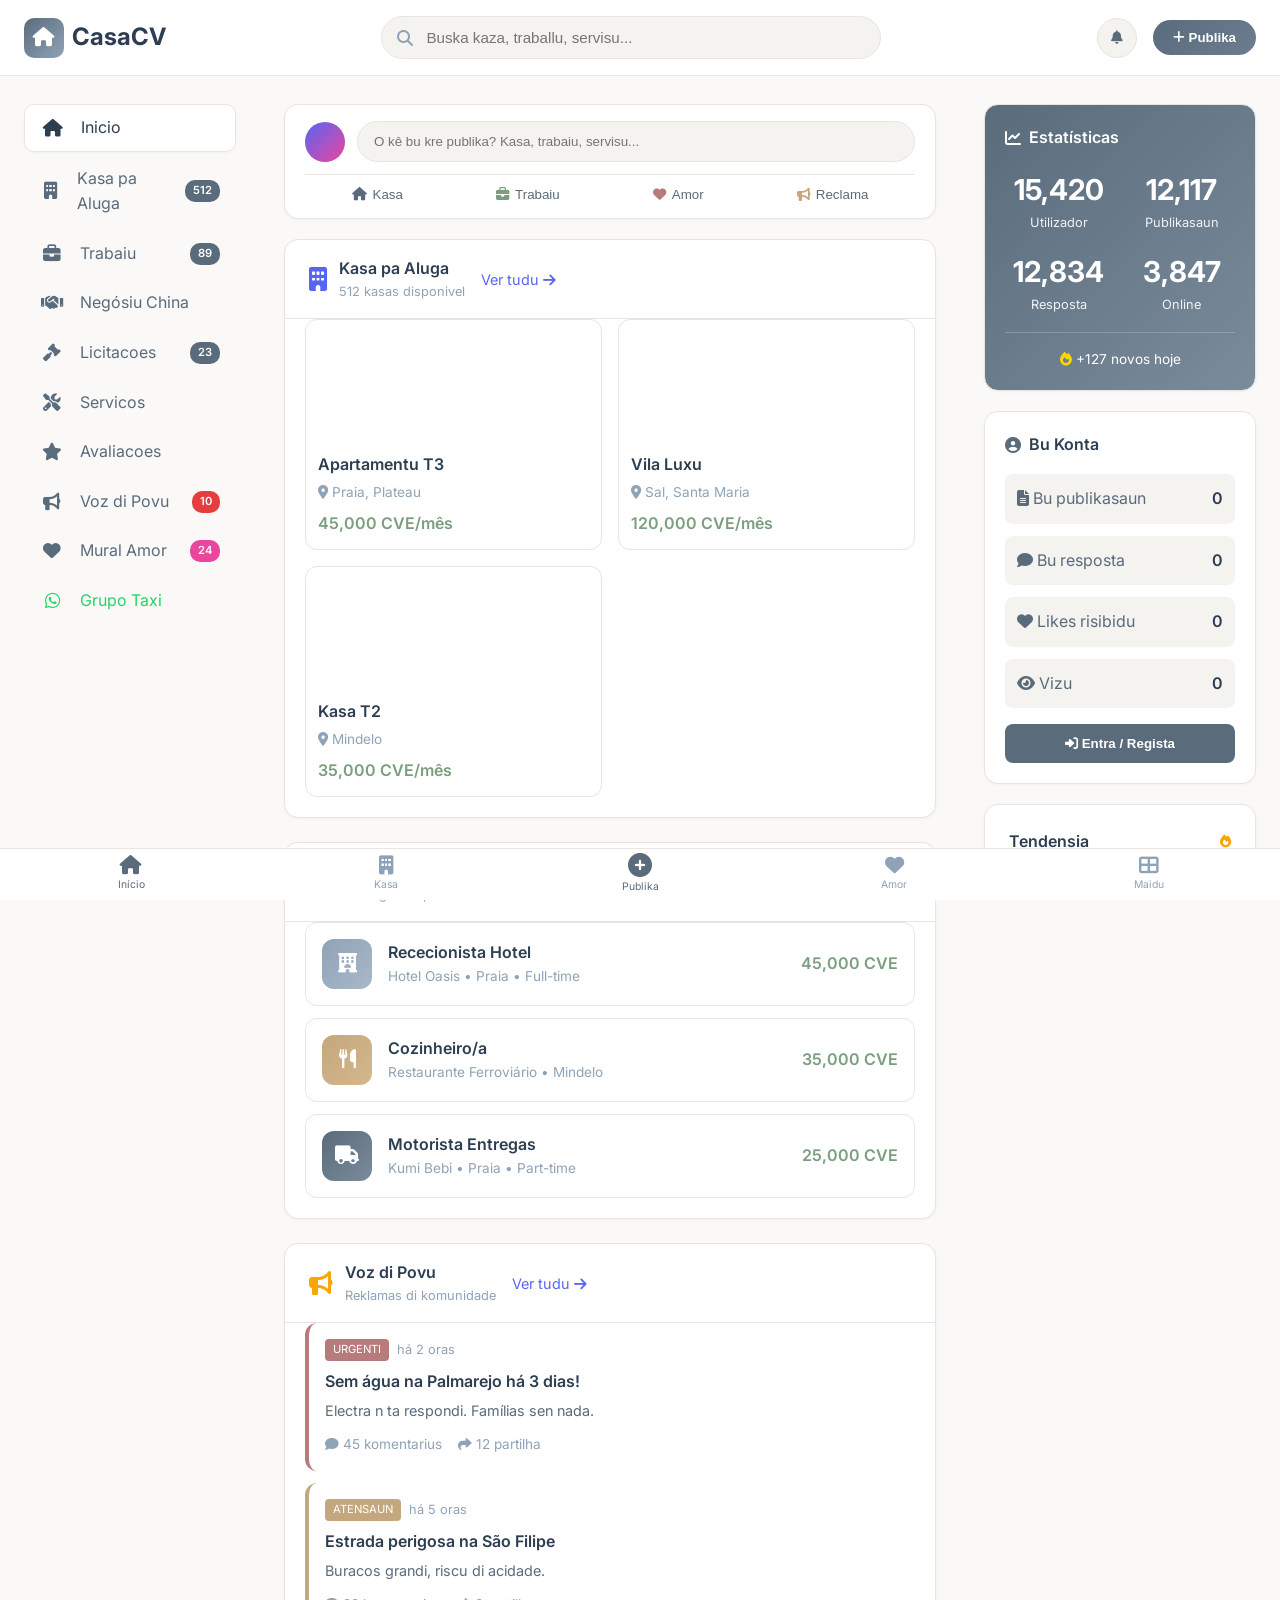
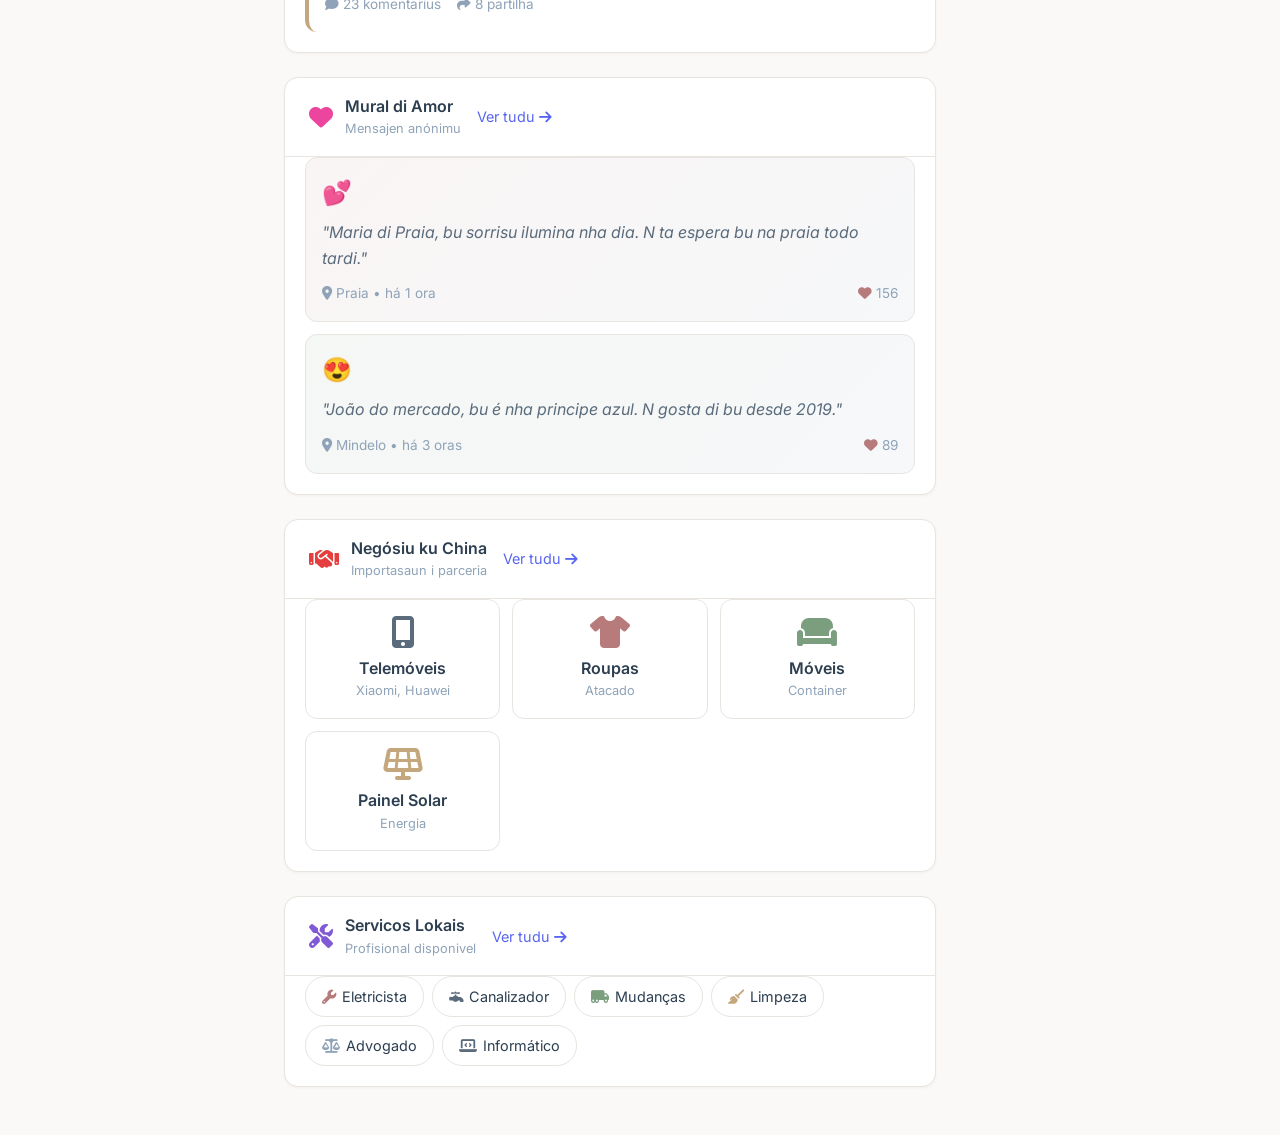
<file: index.html>
<!DOCTYPE html>
<html lang="ke">
<head>
    <meta charset="UTF-8">
    <meta name="viewport" content="width=device-width, initial-scale=1.0">
    <title>CasaCV - Comunidade Kabu Verdi</title>
    <meta name="description" content="CasaCV - A maior comunidade online di Kabu Verdi. Kasa, trabaiu, negósiu, i maidu.">
    <link rel="stylesheet" href="css/modern-style.css">
    <link href="https://fonts.googleapis.com/css2?family=Inter:wght@400;500;600;700&display=swap" rel="stylesheet">
    <link rel="stylesheet" href="https://cdnjs.cloudflare.com/ajax/libs/font-awesome/6.4.0/css/all.min.css">
    <script async src="https://www.googletagmanager.com/gtag/js?id=G-N52TE42NYM"></script>
    <script>
        window.dataLayer = window.dataLayer || [];
        function gtag(){dataLayer.push(arguments);}
        gtag('js', new Date());
        gtag('config', 'G-N52TE42NYM', {
            'custom_map': {
                'custom_parameter_1': 'user_type',
                'custom_parameter_2': 'content_type',
                'custom_parameter_3': 'action_type'
            }
        });
        
        // CasaCV 虚拟统计数据 - 用于展示
        window.CasaCVStats = {
            // 用户数据（夸大展示）
            users: {
                total: 15420,           // 总注册用户
                newToday: 127,          // 今日新增
                newThisWeek: 843,       // 本周新增
                newThisMonth: 3256,     // 本月新增
                activeToday: 3847,      // 今日活跃
                activeWeekly: 8921      // 周活跃
            },
            // 内容数据
            content: {
                listings: 3847,         // 房源总数
                jobs: 1256,             // 工作总数
                confessions: 3421,      // 表白总数
                complaints: 892,        // 投诉总数
                reviews: 2134,          // 评价总数
                services: 567,          // 服务总数
                total: 12117            // 总内容数
            },
            // 互动数据
            engagement: {
                views: 892456,          // 总浏览量
                likes: 45234,           // 总点赞
                comments: 12834,        // 总评论
                shares: 8934,           // 总分享
                messages: 34212         // 总私信
            },
            // 交易数据
            transactions: {
                houseInquiries: 2341,   // 房源咨询
                jobApplications: 1567,  // 工作申请
                serviceBookings: 892,   // 服务预约
                completedDeals: 456     // 成交数
            }
        };
        
        // 发送自定义事件到 Google Analytics
        function trackCasaCVEvent(eventName, params) {
            gtag('event', eventName, params);
        }
        
        // 页面加载时发送统计数据
        document.addEventListener('DOMContentLoaded', function() {
            // 发送用户统计
            trackCasaCVEvent('platform_stats', {
                'event_category': 'users',
                'event_label': 'total_users',
                'value': window.CasaCVStats.users.total
            });
            
            // 发送内容统计
            trackCasaCVEvent('platform_stats', {
                'event_category': 'content',
                'event_label': 'total_content',
                'value': window.CasaCVStats.content.total
            });
            
            // 发送互动统计
            trackCasaCVEvent('platform_stats', {
                'event_category': 'engagement',
                'event_label': 'total_engagement',
                'value': window.CasaCVStats.engagement.views
            });
        });
    </script>
</head>
<body>
    <!-- 顶部导航 -->
    <nav class="navbar-modern">
        <div class="nav-container-modern">
            <a href="index.html" class="logo-modern">
                <i class="fas fa-home"></i>
                <span>CasaCV</span>
            </a>
            <div class="search-bar-modern">
                <i class="fas fa-search"></i>
                <input type="text" placeholder="Buska kaza, traballu, servisu...">
            </div>
            <div class="nav-actions-modern">
                <button class="btn-icon">
                    <i class="fas fa-bell"></i>
                </button>
                <button class="btn-primary-modern" onclick="location.href='publish.html'">
                    <i class="fas fa-plus"></i> Publika
                </button>
            </div>
        </div>
    </nav>

    <!-- 主布局 -->
    <div class="main-layout">
        <!-- 左侧边栏 -->
        <aside class="sidebar-left">
            <div class="sidebar-section">
                <nav>
                    <a href="index.html" class="nav-item active">
                        <i class="fas fa-home"></i>
                        <span>Inicio</span>
                    </a>
                    <a href="listings.html" class="nav-item">
                        <i class="fas fa-building"></i>
                        <span>Kasa pa Aluga</span>
                        <span class="badge">512</span>
                    </a>
                    <a href="jobs.html" class="nav-item">
                        <i class="fas fa-briefcase"></i>
                        <span>Trabaiu</span>
                        <span class="badge">89</span>
                    </a>
                    <a href="china-trade.html" class="nav-item">
                        <i class="fas fa-handshake"></i>
                        <span>Negósiu China</span>
                    </a>
                    <a href="tenders.html" class="nav-item">
                        <i class="fas fa-gavel"></i>
                        <span>Licitacoes</span>
                        <span class="badge">23</span>
                    </a>
                    <a href="services.html" class="nav-item">
                        <i class="fas fa-tools"></i>
                        <span>Servicos</span>
                    </a>
                    <a href="reviews.html" class="nav-item">
                        <i class="fas fa-star"></i>
                        <span>Avaliacoes</span>
                    </a>
                    <a href="complaints.html" class="nav-item">
                        <i class="fas fa-bullhorn"></i>
                        <span>Voz di Povu</span>
                        <span class="badge" style="background:#e53e3e;">10</span>
                    </a>
                    <a href="confession-wall.html" class="nav-item">
                        <i class="fas fa-heart"></i>
                        <span>Mural Amor</span>
                        <span class="badge" style="background:#eb459e;">24</span>
                    </a>
                    <a href="taxi-group.html" class="nav-item" style="color:#25d366;">
                        <i class="fab fa-whatsapp"></i>
                        <span>Grupo Taxi</span>
                    </a>
                </nav>
            </div>
        </aside>

        <!-- 主内容区 -->
        <main class="main-content">
            <!-- 快捷发布 -->
            <div class="content-card" style="margin-bottom:20px;">
                <div style="padding:16px 20px;">
                    <div style="display:flex;gap:12px;align-items:center;">
                        <div style="width:40px;height:40px;border-radius:50%;background:linear-gradient(135deg,#5865f2,#eb459e);"></div>
                        <input type="text" placeholder="O kê bu kre publika? Kasa, trabaiu, servisu..." 
                               style="flex:1;padding:12px 16px;background:#f5f3f0;border:1px solid #e8e4df;border-radius:24px;color:#2c3e50;"
                               onclick="location.href='publish.html'">
                    </div>
                    <div style="display:flex;justify-content:space-around;margin-top:12px;padding-top:12px;border-top:1px solid #e8e4df;">
                        <button style="background:none;border:none;color:#5a6b7c;display:flex;align-items:center;gap:6px;cursor:pointer;" onclick="location.href='listings.html'">
                            <i class="fas fa-home" style="color:#5a6b7c;"></i> Kasa
                        </button>
                        <button style="background:none;border:none;color:#5a6b7c;display:flex;align-items:center;gap:6px;cursor:pointer;" onclick="location.href='jobs.html'">
                            <i class="fas fa-briefcase" style="color:#7a9e7e;"></i> Trabaiu
                        </button>
                        <button style="background:none;border:none;color:#5a6b7c;display:flex;align-items:center;gap:6px;cursor:pointer;" onclick="location.href='confession-wall.html'">
                            <i class="fas fa-heart" style="color:#b87b7b;"></i> Amor
                        </button>
                        <button style="background:none;border:none;color:#5a6b7c;display:flex;align-items:center;gap:6px;cursor:pointer;" onclick="location.href='complaints.html'">
                            <i class="fas fa-bullhorn" style="color:#c4a77d;"></i> Reclama
                        </button>
                    </div>
                </div>
            </div>

            <!-- 房源预览 -->
            <div class="content-card">
                <div class="card-header">
                    <div style="display:flex;align-items:center;gap:12px;">
                        <i class="fas fa-building" style="font-size:1.5rem;color:#5865f2;"></i>
                        <div>
                            <div style="font-weight:600;">Kasa pa Aluga</div>
                            <div style="font-size:0.8rem;color:#8fa3b8;">512 kasas disponivel</div>
                        </div>
                    </div>
                    <a href="listings.html" style="color:#5865f2;text-decoration:none;font-size:0.9rem;">Ver tudu <i class="fas fa-arrow-right"></i></a>
                </div>
                <div style="padding:0 20px 20px;">
                    <div style="display:grid;grid-template-columns:repeat(auto-fit,minmax(200px,1fr));gap:16px;">
                        <div style="background:#ffffff;border-radius:12px;overflow:hidden;cursor:pointer;border:1px solid #e8e4df;" onclick="location.href='listings.html'">
                            <div style="height:120px;background-image:url('https://images.unsplash.com/photo-1522708323590-d24dbb6b0267?w=400&h=200&fit=crop');background-size:cover;background-position:center;"></div>
                            <div style="padding:12px;">
                                <div style="font-weight:600;margin-bottom:4px;">Apartamentu T3</div>
                                <div style="font-size:0.85rem;color:#8fa3b8;"><i class="fas fa-map-marker-alt"></i> Praia, Plateau</div>
                                <div style="color:#7a9e7e;font-weight:600;margin-top:8px;">45,000 CVE/mês</div>
                            </div>
                        </div>
                        <div style="background:#ffffff;border-radius:12px;overflow:hidden;cursor:pointer;border:1px solid #e8e4df;" onclick="location.href='listings.html'">
                            <div style="height:120px;background-image:url('https://images.unsplash.com/photo-1613490493576-7fde63acd811?w=400&h=200&fit=crop');background-size:cover;background-position:center;"></div>
                            <div style="padding:12px;">
                                <div style="font-weight:600;margin-bottom:4px;">Vila Luxu</div>
                                <div style="font-size:0.85rem;color:#8fa3b8;"><i class="fas fa-map-marker-alt"></i> Sal, Santa Maria</div>
                                <div style="color:#7a9e7e;font-weight:600;margin-top:8px;">120,000 CVE/mês</div>
                            </div>
                        </div>
                        <div style="background:#ffffff;border-radius:12px;overflow:hidden;cursor:pointer;border:1px solid #e8e4df;" onclick="location.href='listings.html'">
                            <div style="height:120px;background-image:url('https://images.unsplash.com/photo-1502672260266-1c1ef2d93688?w=400&h=200&fit=crop');background-size:cover;background-position:center;"></div>
                            <div style="padding:12px;">
                                <div style="font-weight:600;margin-bottom:4px;">Kasa T2</div>
                                <div style="font-size:0.85rem;color:#8fa3b8;"><i class="fas fa-map-marker-alt"></i> Mindelo</div>
                                <div style="color:#7a9e7e;font-weight:600;margin-top:8px;">35,000 CVE/mês</div>
                            </div>
                        </div>
                    </div>
                </div>
            </div>

            <!-- 工作机会 -->
            <div class="content-card">
                <div class="card-header">
                    <div style="display:flex;align-items:center;gap:12px;">
                        <i class="fas fa-briefcase" style="font-size:1.5rem;color:#3ba55d;"></i>
                        <div>
                            <div style="font-weight:600;">Trabaiu</div>
                            <div style="font-size:0.8rem;color:#8fa3b8;">89 vagas disponivel</div>
                        </div>
                    </div>
                    <a href="jobs.html" style="color:#5865f2;text-decoration:none;font-size:0.9rem;">Ver tudu <i class="fas fa-arrow-right"></i></a>
                </div>
                <div style="padding:0 20px 20px;">
                    <div style="display:flex;flex-direction:column;gap:12px;">
                        <div style="display:flex;align-items:center;gap:16px;padding:16px;background:#ffffff;border-radius:12px;cursor:pointer;border:1px solid #e8e4df;" onclick="location.href='jobs.html'">
                            <div style="width:50px;height:50px;border-radius:12px;background:linear-gradient(135deg,#8fa3b8,#a8b8c8);display:flex;align-items:center;justify-content:center;">
                                <i class="fas fa-hotel" style="font-size:1.2rem;color:#fff;"></i>
                            </div>
                            <div style="flex:1;">
                                <div style="font-weight:600;">Rececionista Hotel</div>
                                <div style="font-size:0.85rem;color:#8fa3b8;">Hotel Oasis • Praia • Full-time</div>
                            </div>
                            <div style="color:#7a9e7e;font-weight:600;">45,000 CVE</div>
                        </div>
                        <div style="display:flex;align-items:center;gap:16px;padding:16px;background:#ffffff;border-radius:12px;cursor:pointer;border:1px solid #e8e4df;" onclick="location.href='jobs.html'">
                            <div style="width:50px;height:50px;border-radius:12px;background:linear-gradient(135deg,#c4a77d,#d4b78d);display:flex;align-items:center;justify-content:center;">
                                <i class="fas fa-utensils" style="font-size:1.2rem;color:#fff;"></i>
                            </div>
                            <div style="flex:1;">
                                <div style="font-weight:600;">Cozinheiro/a</div>
                                <div style="font-size:0.85rem;color:#8fa3b8;">Restaurante Ferroviário • Mindelo</div>
                            </div>
                            <div style="color:#7a9e7e;font-weight:600;">35,000 CVE</div>
                        </div>
                        <div style="display:flex;align-items:center;gap:16px;padding:16px;background:#ffffff;border-radius:12px;cursor:pointer;border:1px solid #e8e4df;" onclick="location.href='jobs.html'">
                            <div style="width:50px;height:50px;border-radius:12px;background:linear-gradient(135deg,#5a6b7c,#7a8b9c);display:flex;align-items:center;justify-content:center;">
                                <i class="fas fa-truck" style="font-size:1.2rem;color:#fff;"></i>
                            </div>
                            <div style="flex:1;">
                                <div style="font-weight:600;">Motorista Entregas</div>
                                <div style="font-size:0.85rem;color:#8fa3b8;">Kumi Bebi • Praia • Part-time</div>
                            </div>
                            <div style="color:#7a9e7e;font-weight:600;">25,000 CVE</div>
                        </div>
                    </div>
                </div>
            </div>

            <!-- 爆料投诉 -->
            <div class="content-card">
                <div class="card-header">
                    <div style="display:flex;align-items:center;gap:12px;">
                        <i class="fas fa-bullhorn" style="font-size:1.5rem;color:#f9a600;"></i>
                        <div>
                            <div style="font-weight:600;">Voz di Povu</div>
                            <div style="font-size:0.8rem;color:#8fa3b8;">Reklamas di komunidade</div>
                        </div>
                    </div>
                    <a href="complaints.html" style="color:#5865f2;text-decoration:none;font-size:0.9rem;">Ver tudu <i class="fas fa-arrow-right"></i></a>
                </div>
                <div style="padding:0 20px 20px;">
                    <div style="display:flex;flex-direction:column;gap:12px;">
                        <div style="padding:16px;background:#ffffff;border-radius:12px;border-left:4px solid #b87b7b;">
                            <div style="display:flex;align-items:center;gap:8px;margin-bottom:8px;">
                                <span style="background:#b87b7b;color:#fff;padding:2px 8px;border-radius:4px;font-size:0.7rem;">URGENTI</span>
                                <span style="color:#8fa3b8;font-size:0.8rem;">há 2 oras</span>
                            </div>
                            <div style="font-weight:600;margin-bottom:4px;">Sem água na Palmarejo há 3 dias!</div>
                            <div style="font-size:0.9rem;color:#5a6b7c;">Electra n ta respondi. Famílias sen nada.</div>
                            <div style="display:flex;gap:16px;margin-top:12px;font-size:0.85rem;color:#8fa3b8;">
                                <span><i class="fas fa-comment"></i> 45 komentarius</span>
                                <span><i class="fas fa-share"></i> 12 partilha</span>
                            </div>
                        </div>
                        <div style="padding:16px;background:#ffffff;border-radius:12px;border-left:4px solid #c4a77d;">
                            <div style="display:flex;align-items:center;gap:8px;margin-bottom:8px;">
                                <span style="background:#c4a77d;color:#fff;padding:2px 8px;border-radius:4px;font-size:0.7rem;">ATENSAUN</span>
                                <span style="color:#8fa3b8;font-size:0.8rem;">há 5 oras</span>
                            </div>
                            <div style="font-weight:600;margin-bottom:4px;">Estrada perigosa na São Filipe</div>
                            <div style="font-size:0.9rem;color:#5a6b7c;">Buracos grandi, riscu di acidade.</div>
                            <div style="display:flex;gap:16px;margin-top:12px;font-size:0.85rem;color:#8fa3b8;">
                                <span><i class="fas fa-comment"></i> 23 komentarius</span>
                                <span><i class="fas fa-share"></i> 8 partilha</span>
                            </div>
                        </div>
                    </div>
                </div>
            </div>

            <!-- 表白墙 -->
            <div class="content-card">
                <div class="card-header">
                    <div style="display:flex;align-items:center;gap:12px;">
                        <i class="fas fa-heart" style="font-size:1.5rem;color:#eb459e;"></i>
                        <div>
                            <div style="font-weight:600;">Mural di Amor</div>
                            <div style="font-size:0.8rem;color:#8fa3b8;">Mensajen anónimu</div>
                        </div>
                    </div>
                    <a href="confession-wall.html" style="color:#5865f2;text-decoration:none;font-size:0.9rem;">Ver tudu <i class="fas fa-arrow-right"></i></a>
                </div>
                <div style="padding:0 20px 20px;">
                    <div style="display:flex;flex-direction:column;gap:12px;">
                        <div style="padding:16px;background:linear-gradient(135deg,rgba(184,123,123,0.08),rgba(143,163,184,0.08));border-radius:12px;border:1px solid #e8e4df;">
                            <div style="font-size:1.5rem;margin-bottom:8px;">💕</div>
                            <div style="font-style:italic;color:#5a6b7c;margin-bottom:12px;">"Maria di Praia, bu sorrisu ilumina nha dia. N ta espera bu na praia todo tardi."</div>
                            <div style="display:flex;justify-content:space-between;align-items:center;font-size:0.85rem;color:#8fa3b8;">
                                <span><i class="fas fa-map-marker-alt"></i> Praia • há 1 ora</span>
                                <span><i class="fas fa-heart" style="color:#b87b7b;"></i> 156</span>
                            </div>
                        </div>
                        <div style="padding:16px;background:linear-gradient(135deg,rgba(122,158,126,0.08),rgba(143,163,184,0.08));border-radius:12px;border:1px solid #e8e4df;">
                            <div style="font-size:1.5rem;margin-bottom:8px;">😍</div>
                            <div style="font-style:italic;color:#5a6b7c;margin-bottom:12px;">"João do mercado, bu é nha principe azul. N gosta di bu desde 2019."</div>
                            <div style="display:flex;justify-content:space-between;align-items:center;font-size:0.85rem;color:#8fa3b8;">
                                <span><i class="fas fa-map-marker-alt"></i> Mindelo • há 3 oras</span>
                                <span><i class="fas fa-heart" style="color:#b87b7b;"></i> 89</span>
                            </div>
                        </div>
                    </div>
                </div>
            </div>

            <!-- 中国商务 -->
            <div class="content-card">
                <div class="card-header">
                    <div style="display:flex;align-items:center;gap:12px;">
                        <i class="fas fa-handshake" style="font-size:1.5rem;color:#e53e3e;"></i>
                        <div>
                            <div style="font-weight:600;">Negósiu ku China</div>
                            <div style="font-size:0.8rem;color:#8fa3b8;">Importasaun i parceria</div>
                        </div>
                    </div>
                    <a href="china-trade.html" style="color:#5865f2;text-decoration:none;font-size:0.9rem;">Ver tudu <i class="fas fa-arrow-right"></i></a>
                </div>
                <div style="padding:0 20px 20px;">
                    <div style="display:grid;grid-template-columns:repeat(auto-fit,minmax(150px,1fr));gap:12px;">
                        <div style="padding:16px;background:#ffffff;border-radius:12px;text-align:center;cursor:pointer;border:1px solid #e8e4df;" onclick="location.href='china-trade.html'">
                            <i class="fas fa-mobile-alt" style="font-size:2rem;color:#5a6b7c;margin-bottom:8px;"></i>
                            <div style="font-weight:600;">Telemóveis</div>
                            <div style="font-size:0.8rem;color:#8fa3b8;">Xiaomi, Huawei</div>
                        </div>
                        <div style="padding:16px;background:#ffffff;border-radius:12px;text-align:center;cursor:pointer;border:1px solid #e8e4df;" onclick="location.href='china-trade.html'">
                            <i class="fas fa-tshirt" style="font-size:2rem;color:#b87b7b;margin-bottom:8px;"></i>
                            <div style="font-weight:600;">Roupas</div>
                            <div style="font-size:0.8rem;color:#8fa3b8;">Atacado</div>
                        </div>
                        <div style="padding:16px;background:#ffffff;border-radius:12px;text-align:center;cursor:pointer;border:1px solid #e8e4df;" onclick="location.href='china-trade.html'">
                            <i class="fas fa-couch" style="font-size:2rem;color:#7a9e7e;margin-bottom:8px;"></i>
                            <div style="font-weight:600;">Móveis</div>
                            <div style="font-size:0.8rem;color:#8fa3b8;">Container</div>
                        </div>
                        <div style="padding:16px;background:#ffffff;border-radius:12px;text-align:center;cursor:pointer;border:1px solid #e8e4df;" onclick="location.href='china-trade.html'">
                            <i class="fas fa-solar-panel" style="font-size:2rem;color:#c4a77d;margin-bottom:8px;"></i>
                            <div style="font-weight:600;">Painel Solar</div>
                            <div style="font-size:0.8rem;color:#8fa3b8;">Energia</div>
                        </div>
                    </div>
                </div>
            </div>

            <!-- 本地服务 -->
            <div class="content-card">
                <div class="card-header">
                    <div style="display:flex;align-items:center;gap:12px;">
                        <i class="fas fa-tools" style="font-size:1.5rem;color:#805ad5;"></i>
                        <div>
                            <div style="font-weight:600;">Servicos Lokais</div>
                            <div style="font-size:0.8rem;color:#8fa3b8;">Profisional disponivel</div>
                        </div>
                    </div>
                    <a href="services.html" style="color:#5865f2;text-decoration:none;font-size:0.9rem;">Ver tudu <i class="fas fa-arrow-right"></i></a>
                </div>
                <div style="padding:0 20px 20px;">
                    <div style="display:flex;flex-wrap:wrap;gap:8px;">
                        <span style="padding:8px 16px;background:#ffffff;border-radius:20px;font-size:0.9rem;border:1px solid #e8e4df;"><i class="fas fa-wrench" style="color:#b87b7b;margin-right:6px;"></i>Eletricista</span>
                        <span style="padding:8px 16px;background:#ffffff;border-radius:20px;font-size:0.9rem;border:1px solid #e8e4df;"><i class="fas fa-faucet" style="color:#5a6b7c;margin-right:6px;"></i>Canalizador</span>
                        <span style="padding:8px 16px;background:#ffffff;border-radius:20px;font-size:0.9rem;border:1px solid #e8e4df;"><i class="fas fa-truck-moving" style="color:#7a9e7e;margin-right:6px;"></i>Mudanças</span>
                        <span style="padding:8px 16px;background:#ffffff;border-radius:20px;font-size:0.9rem;border:1px solid #e8e4df;"><i class="fas fa-broom" style="color:#c4a77d;margin-right:6px;"></i>Limpeza</span>
                        <span style="padding:8px 16px;background:#ffffff;border-radius:20px;font-size:0.9rem;border:1px solid #e8e4df;"><i class="fas fa-balance-scale" style="color:#8fa3b8;margin-right:6px;"></i>Advogado</span>
                        <span style="padding:8px 16px;background:#ffffff;border-radius:20px;font-size:0.9rem;border:1px solid #e8e4df;"><i class="fas fa-laptop-code" style="color:#5a6b7c;margin-right:6px;"></i>Informático</span>
                    </div>
                </div>
            </div>
        </main>

        <!-- 右侧边栏 -->
        <aside class="sidebar-right">
            <!-- 平台统计 -->
            <div class="content-card" style="margin-bottom:20px;background:linear-gradient(135deg,#5a6b7c,#7a8b9c);color:#fff;">
                <div style="padding:20px;">
                    <div style="font-weight:600;margin-bottom:16px;display:flex;align-items:center;gap:8px;">
                        <i class="fas fa-chart-line"></i> Estatísticas
                    </div>
                    <div style="display:grid;grid-template-columns:1fr 1fr;gap:16px;">
                        <div style="text-align:center;">
                            <div style="font-size:1.8rem;font-weight:700;" id="statUsers">3,247</div>
                            <div style="font-size:0.8rem;opacity:0.9;">Utilizador</div>
                        </div>
                        <div style="text-align:center;">
                            <div style="font-size:1.8rem;font-weight:700;" id="statPosts">1,856</div>
                            <div style="font-size:0.8rem;opacity:0.9;">Publikasaun</div>
                        </div>
                        <div style="text-align:center;">
                            <div style="font-size:1.8rem;font-weight:700;" id="statReplies">8,932</div>
                            <div style="font-size:0.8rem;opacity:0.9;">Resposta</div>
                        </div>
                        <div style="text-align:center;">
                            <div style="font-size:1.8rem;font-weight:700;" id="statOnline">156</div>
                            <div style="font-size:0.8rem;opacity:0.9;">Online</div>
                        </div>
                    </div>
                    <div style="margin-top:16px;padding-top:16px;border-top:1px solid rgba(255,255,255,0.2);font-size:0.85rem;text-align:center;">
                        <i class="fas fa-fire" style="color:#ffd700;"></i> 
                        <span id="statToday">+47</span> novos hoje
                    </div>
                </div>
            </div>

            <!-- 我的统计 -->
            <div class="content-card" style="margin-bottom:20px;">
                <div style="padding:20px;">
                    <div style="font-weight:600;margin-bottom:16px;color:#2c3e50;display:flex;align-items:center;gap:8px;">
                        <i class="fas fa-user-circle" style="color:#5a6b7c;"></i> Bu Konta
                    </div>
                    <div style="display:flex;flex-direction:column;gap:12px;">
                        <div style="display:flex;justify-content:space-between;align-items:center;padding:12px;background:#f5f3f0;border-radius:8px;">
                            <span style="color:#5a6b7c;"><i class="fas fa-file-alt"></i> Bu publikasaun</span>
                            <span style="font-weight:600;color:#2c3e50;" id="myPosts">0</span>
                        </div>
                        <div style="display:flex;justify-content:space-between;align-items:center;padding:12px;background:#f5f3f0;border-radius:8px;">
                            <span style="color:#5a6b7c;"><i class="fas fa-comment"></i> Bu resposta</span>
                            <span style="font-weight:600;color:#2c3e50;" id="myReplies">0</span>
                        </div>
                        <div style="display:flex;justify-content:space-between;align-items:center;padding:12px;background:#f5f3f0;border-radius:8px;">
                            <span style="color:#5a6b7c;"><i class="fas fa-heart"></i> Likes risibidu</span>
                            <span style="font-weight:600;color:#2c3e50;" id="myLikes">0</span>
                        </div>
                        <div style="display:flex;justify-content:space-between;align-items:center;padding:12px;background:#f5f3f0;border-radius:8px;">
                            <span style="color:#5a6b7c;"><i class="fas fa-eye"></i> Vizu</span>
                            <span style="font-weight:600;color:#2c3e50;" id="myViews">0</span>
                        </div>
                    </div>
                    <button onclick="location.href='login.html'" style="width:100%;margin-top:16px;padding:12px;background:#5a6b7c;border:none;border-radius:8px;color:#fff;font-weight:600;cursor:pointer;">
                        <i class="fas fa-sign-in-alt"></i> Entra / Regista
                    </button>
                </div>
            </div>
            <!-- 热门话题 -->
            <div class="widget">
                <div class="widget-title">
                    Tendensia
                    <a href="#"><i class="fas fa-fire" style="color:#f9a600;"></i></a>
                </div>
                <div class="trending-item">
                    <span class="trending-rank top">1</span>
                    <div class="trending-content">
                        <div class="trending-tag">#AguaElectra</div>
                        <div class="trending-count">2.4k post</div>
                    </div>
                </div>
                <div class="trending-item">
                    <span class="trending-rank top">2</span>
                    <div class="trending-content">
                        <div class="trending-tag">#EmpregoPraia</div>
                        <div class="trending-count">1.8k post</div>
                    </div>
                </div>
                <div class="trending-item">
                    <span class="trending-rank">3</span>
                    <div class="trending-content">
                        <div class="trending-tag">#CasaBaratu</div>
                        <div class="trending-count">1.2k post</div>
                    </div>
                </div>
                <div class="trending-item">
                    <span class="trending-rank">4</span>
                    <div class="trending-content">
                        <div class="trending-tag">#TransportePublico</div>
                        <div class="trending-count">856 post</div>
                    </div>
                </div>
            </div>

            <!-- 推荐关注 -->
            <div class="widget">
                <div class="widget-title">
                    Rekomendadu
                    <a href="#">Ver tudu</a>
                </div>
                <div class="user-suggestion">
                    <div class="avatar"></div>
                    <div class="info">
                        <div class="name">CasaCV Oficial</div>
                        <div class="handle">@casacv</div>
                    </div>
                    <button class="btn-follow">Seguir</button>
                </div>
                <div class="user-suggestion">
                    <div class="avatar" style="background:linear-gradient(135deg,#f093fb,#f5576c);"></div>
                    <div class="info">
                        <div class="name">Notisia CV</div>
                        <div class="handle">@noticiascv</div>
                    </div>
                    <button class="btn-follow">Seguir</button>
                </div>
                <div class="user-suggestion">
                    <div class="avatar" style="background:linear-gradient(135deg,#4facfe,#00f2fe);"></div>
                    <div class="info">
                        <div class="name">Empregos CV</div>
                        <div class="handle">@empregoscv</div>
                    </div>
                    <button class="btn-follow">Seguir</button>
                </div>
            </div>

            <!-- WhatsApp 群组 -->
            <div class="widget" style="background:linear-gradient(135deg,#25d366,#128c7e);border:none;">
                <div style="color:#fff;">
                    <div style="font-weight:600;margin-bottom:8px;"><i class="fab fa-whatsapp"></i> Grupo Taxi CV</div>
                    <div style="font-size:0.9rem;opacity:0.9;margin-bottom:12px;">156 taxistas • 2,340 membros</div>
                    <button style="width:100%;padding:10px;background:#fff;color:#25d366;border:none;border-radius:8px;font-weight:600;cursor:pointer;" onclick="location.href='taxi-group.html'">
                        Entra na Grupu
                    </button>
                </div>
            </div>

            <!-- 链接 -->
            <div style="padding:16px;font-size:0.8rem;color:#8fa3b8;">
                <a href="#" style="color:#8fa3b8;text-decoration:none;margin-right:12px;">Sobre</a>
                <a href="#" style="color:#8fa3b8;text-decoration:none;margin-right:12px;">Privasidadi</a>
                <a href="#" style="color:#8fa3b8;text-decoration:none;margin-right:12px;">Termus</a>
                <a href="#" style="color:#8fa3b8;text-decoration:none;">Kontaktu</a>
                <div style="margin-top:8px;">© 2026 CasaCV</div>
            </div>
        </aside>
    </div>

    <!-- 移动端底部导航 -->
    <nav class="mobile-bottom-nav-modern">
        <a href="index.html" class="nav-item-modern active">
            <i class="fas fa-home"></i>
            <span>Início</span>
        </a>
        <a href="listings.html" class="nav-item-modern">
            <i class="fas fa-building"></i>
            <span>Kasa</span>
        </a>
        <a href="publish.html" class="nav-item-modern" style="color: var(--accent-primary);">
            <i class="fas fa-plus-circle" style="font-size: 1.5rem;"></i>
            <span>Publika</span>
        </a>
        <a href="confession-wall.html" class="nav-item-modern">
            <i class="fas fa-heart"></i>
            <span>Amor</span>
        </a>
        <a href="#" class="nav-item-modern" onclick="showMoreMenu(); return false;">
            <i class="fas fa-th-large"></i>
            <span>Maidu</span>
        </a>
    </nav>
    
    <!-- 更多菜单弹窗 -->
    <div id="moreMenuModal" style="display:none;position:fixed;bottom:70px;left:10px;right:10px;background:#ffffff;border-radius:16px;padding:16px;box-shadow:0 -4px 20px rgba(0,0,0,0.15);z-index:999;">
        <div style="display:grid;grid-template-columns:repeat(4,1fr);gap:12px;text-align:center;">
            <a href="jobs.html" style="text-decoration:none;color:#5a6b7c;padding:12px 4px;border-radius:8px;">
                <i class="fas fa-briefcase" style="font-size:1.5rem;display:block;margin-bottom:4px;"></i>
                <span style="font-size:0.7rem;">Trabaiu</span>
            </a>
            <a href="china-trade.html" style="text-decoration:none;color:#5a6b7c;padding:12px 4px;border-radius:8px;">
                <i class="fas fa-ship" style="font-size:1.5rem;display:block;margin-bottom:4px;"></i>
                <span style="font-size:0.7rem;">China</span>
            </a>
            <a href="tenders.html" style="text-decoration:none;color:#5a6b7c;padding:12px 4px;border-radius:8px;">
                <i class="fas fa-gavel" style="font-size:1.5rem;display:block;margin-bottom:4px;"></i>
                <span style="font-size:0.7rem;">Licitasaun</span>
            </a>
            <a href="services.html" style="text-decoration:none;color:#5a6b7c;padding:12px 4px;border-radius:8px;">
                <i class="fas fa-tools" style="font-size:1.5rem;display:block;margin-bottom:4px;"></i>
                <span style="font-size:0.7rem;">Servisu</span>
            </a>
            <a href="reviews.html" style="text-decoration:none;color:#5a6b7c;padding:12px 4px;border-radius:8px;">
                <i class="fas fa-star" style="font-size:1.5rem;display:block;margin-bottom:4px;"></i>
                <span style="font-size:0.7rem;">Avaliasaun</span>
            </a>
            <a href="complaints.html" style="text-decoration:none;color:#5a6b7c;padding:12px 4px;border-radius:8px;">
                <i class="fas fa-bullhorn" style="font-size:1.5rem;display:block;margin-bottom:4px;"></i>
                <span style="font-size:0.7rem;">Reklama</span>
            </a>
            <a href="taxi-group.html" style="text-decoration:none;color:#25d366;padding:12px 4px;border-radius:8px;">
                <i class="fab fa-whatsapp" style="font-size:1.5rem;display:block;margin-bottom:4px;"></i>
                <span style="font-size:0.7rem;">Taxi</span>
            </a>
            <a href="literature.html" style="text-decoration:none;color:#5a6b7c;padding:12px 4px;border-radius:8px;">
                <i class="fas fa-book" style="font-size:1.5rem;display:block;margin-bottom:4px;"></i>
                <span style="font-size:0.7rem;">Literatura</span>
            </a>
            <a href="#" onclick="closeMoreMenu(); return false;" style="text-decoration:none;color:#b87b7b;padding:12px 4px;border-radius:8px;">
                <i class="fas fa-times" style="font-size:1.5rem;display:block;margin-bottom:4px;"></i>
                <span style="font-size:0.7rem;">Fexa</span>
            </a>
        </div>
    </div>

    <!-- 悬浮发布按钮 -->
    <button class="fab-post" onclick="location.href='publish.html'">
        <i class="fas fa-plus"></i>
    </button>

    <!-- 分享弹窗 -->
    <div id="shareModal" style="display:none;position:fixed;top:0;left:0;right:0;bottom:0;background:rgba(0,0,0,0.6);z-index:9999;align-items:center;justify-content:center;">
        <div style="background:#ffffff;border-radius:16px;padding:24px;max-width:400px;width:90%;text-align:center;border:1px solid #e8e4df;box-shadow:0 20px 40px rgba(0,0,0,0.15);">
            <div style="font-size:3rem;margin-bottom:16px;">🎁</div>
            <h3 style="margin-bottom:12px;color:#2c3e50;">Partilha i Ganhá!</h3>
            <p style="color:#5a6b7c;margin-bottom:20px;">Partilha CasaCV ku 5 amigu i ganha <span style="color:#7a9e7e;font-weight:600;">500 CVE</span> pa bu conta!</p>
            <div style="display:flex;gap:12px;justify-content:center;margin-bottom:20px;">
                <button onclick="shareWhatsApp()" style="width:50px;height:50px;border-radius:50%;background:#25d366;border:none;color:#fff;font-size:1.3rem;cursor:pointer;">
                    <i class="fab fa-whatsapp"></i>
                </button>
                <button onclick="shareFacebook()" style="width:50px;height:50px;border-radius:50%;background:#1877f2;border:none;color:#fff;font-size:1.3rem;cursor:pointer;">
                    <i class="fab fa-facebook-f"></i>
                </button>
                <button onclick="copyLink()" style="width:50px;height:50px;border-radius:50%;background:#5a6b7c;border:none;color:#fff;font-size:1.3rem;cursor:pointer;">
                    <i class="fas fa-link"></i>
                </button>
            </div>
            <div style="background:#f5f3f0;padding:12px;border-radius:8px;margin-bottom:16px;">
                <div style="font-size:0.8rem;color:#8fa3b8;margin-bottom:4px;">Bu código di convite:</div>
                <div style="font-size:1.2rem;font-weight:600;color:#5a6b7c;">CV2026<span id="userId">ABC</span></div>
            </div>
            <button onclick="closeShareModal()" style="padding:12px 24px;background:transparent;border:1px solid #e8e4df;border-radius:8px;color:#5a6b7c;cursor:pointer;">Agora Nau</button>
        </div>
    </div>

    <!-- 邀请进度条 -->
    <div id="inviteProgress" style="display:none;position:fixed;top:80px;right:20px;background:#ffffff;border-radius:12px;padding:16px;border:1px solid #e8e4df;z-index:100;max-width:280px;box-shadow:0 8px 24px rgba(0,0,0,0.08);" class="invite-progress-widget">
        <div style="display:flex;align-items:center;gap:12px;margin-bottom:12px;">
            <div style="width:40px;height:40px;border-radius:50%;background:linear-gradient(135deg,#5a6b7c,#8fa3b8);display:flex;align-items:center;justify-content:center;">
                <i class="fas fa-gift" style="color:#fff;"></i>
            </div>
            <div>
                <div style="font-weight:600;color:#2c3e50;">Convida Amigu</div>
                <div style="font-size:0.8rem;color:#8fa3b8;"><span id="inviteCount">0</span>/5 konvidadu</div>
            </div>
        </div>
        <div style="height:6px;background:#f5f3f0;border-radius:3px;overflow:hidden;">
            <div id="progressBar" style="height:100%;width:0%;background:linear-gradient(90deg,#5a6b7c,#8fa3b8);transition:width 0.3s;"></div>
        </div>
        <div style="margin-top:12px;font-size:0.85rem;color:#5a6b7c;">
            Faltam <span id="remainingInvites" style="color:#7a9e7e;font-weight:600;">5</span> pa ganha 500 CVE!
        </div>
        <button onclick="openShareModal()" style="width:100%;margin-top:12px;padding:10px;background:#5a6b7c;border:none;border-radius:8px;color:#fff;font-weight:600;cursor:pointer;">
            <i class="fas fa-share-alt"></i> Partilha Agora
        </button>
    </div>

    <script src="js/i18n.js"></script>
    <script>
        // 生成随机用户ID
        function generateUserId() {
            let userId = localStorage.getItem('casacv_user_id');
            if (!userId) {
                userId = Math.random().toString(36).substring(2, 6).toUpperCase();
                localStorage.setItem('casacv_user_id', userId);
            }
            return userId;
        }

        // 获取邀请数据
        function getInviteData() {
            return {
                count: parseInt(localStorage.getItem('casacv_invites') || '0'),
                shared: localStorage.getItem('casacv_shared') === 'true'
            };
        }

        // 更新邀请进度
        function updateInviteProgress() {
            const data = getInviteData();
            document.getElementById('inviteCount').textContent = data.count;
            document.getElementById('remainingInvites').textContent = Math.max(0, 5 - data.count);
            document.getElementById('progressBar').style.width = (data.count / 5 * 100) + '%';
            document.getElementById('userId').textContent = generateUserId();
        }

        // 打开分享弹窗
        function openShareModal() {
            document.getElementById('shareModal').style.display = 'flex';
            updateInviteProgress();
        }

        // 关闭分享弹窗
        function closeShareModal() {
            document.getElementById('shareModal').style.display = 'none';
        }

        // WhatsApp分享
        function shareWhatsApp() {
            const text = `🎁 Junta-se a CasaCV - A maior comunidade di Kabu Verdi!\n\nUsa bu código: CV2026${generateUserId()}\n\n👉 https://tinyurl.com/25wg7dwa`;
            window.open(`https://wa.me/?text=${encodeURIComponent(text)}`, '_blank');
            recordShare();
        }

        // Facebook分享
        function shareFacebook() {
            window.open(`https://www.facebook.com/sharer/sharer.php?u=https://tinyurl.com/25wg7dwa`, '_blank');
            recordShare();
        }

        // 复制链接
        function copyLink() {
            const link = `https://tinyurl.com/25wg7dwa?ref=CV2026${generateUserId()}`;
            navigator.clipboard.writeText(link).then(() => {
                alert('Link copiado! Partilha ku bu amigus.');
                recordShare();
            });
        }

        // 记录分享
        function recordShare() {
            localStorage.setItem('casacv_shared', 'true');
            // 模拟邀请成功（实际应该通过后端验证）
            setTimeout(() => {
                let count = parseInt(localStorage.getItem('casacv_invites') || '0');
                if (count < 5) {
                    count++;
                    localStorage.setItem('casacv_invites', count);
                    updateInviteProgress();
                    if (count >= 5) {
                        alert('🎉 Parabéns! Bu ganhou 500 CVE!');
                    }
                }
            }, 2000);
        }

        // 菜单控制
        const menuModal = document.getElementById('moreMenuModal');
        function showMoreMenu() { menuModal.style.display = 'block'; }
        function closeMoreMenu() { menuModal.style.display = 'none'; }
        
        // 点击外部关闭菜单
        document.addEventListener('click', (e) => {
            if (menuModal?.style.display === 'block' && !menuModal.contains(e.target) && !e.target.closest('.nav-item-modern')) {
                closeMoreMenu();
            }
        });

        // 使用夸大的虚拟统计数据
        function updateStats() {
            const stats = window.CasaCVStats;
            
            // 平台总统计（使用夸大数字）
            document.getElementById('statUsers').textContent = stats.users.total.toLocaleString();
            document.getElementById('statPosts').textContent = stats.content.total.toLocaleString();
            document.getElementById('statReplies').textContent = stats.engagement.comments.toLocaleString();
            document.getElementById('statOnline').textContent = stats.users.activeToday.toLocaleString();
            
            // 今日新增
            document.getElementById('statToday').textContent = '+' + stats.users.newToday;
            
            // 用户个人统计（从 localStorage 读取）
            const myPosts = parseInt(localStorage.getItem('casacv_my_posts') || '0');
            const myReplies = parseInt(localStorage.getItem('casacv_my_replies') || '0');
            const myLikes = parseInt(localStorage.getItem('casacv_my_likes') || '0');
            const myViews = parseInt(localStorage.getItem('casacv_my_views') || '0');
            
            document.getElementById('myPosts').textContent = myPosts;
            document.getElementById('myReplies').textContent = myReplies;
            document.getElementById('myLikes').textContent = myLikes;
            document.getElementById('myViews').textContent = myViews.toLocaleString();
            
            // 发送用户行为到 GA
            if (myPosts > 0) {
                trackCasaCVEvent('user_activity', {
                    'event_category': 'content',
                    'event_label': 'user_posts',
                    'value': myPosts
                });
            }
        }

        // 页面加载时显示邀请进度
        document.addEventListener('DOMContentLoaded', () => {
            updateInviteProgress();
            updateStats();
            
            // 每30秒更新一次统计数据
            setInterval(updateStats, 30000);
            
            // 5秒后显示邀请进度条
            setTimeout(() => {
                const data = getInviteData();
                if (!data.shared) {
                    document.getElementById('inviteProgress').style.display = 'block';
                }
            }, 5000);
            
            // 30秒后显示分享弹窗（如果还没分享过）
            setTimeout(() => {
                const data = getInviteData();
                if (!data.shared) {
                    openShareModal();
                }
            }, 30000);
        });
    </script>
    <script src="js/interactions.js"></script>
</body>
</html>
</file>
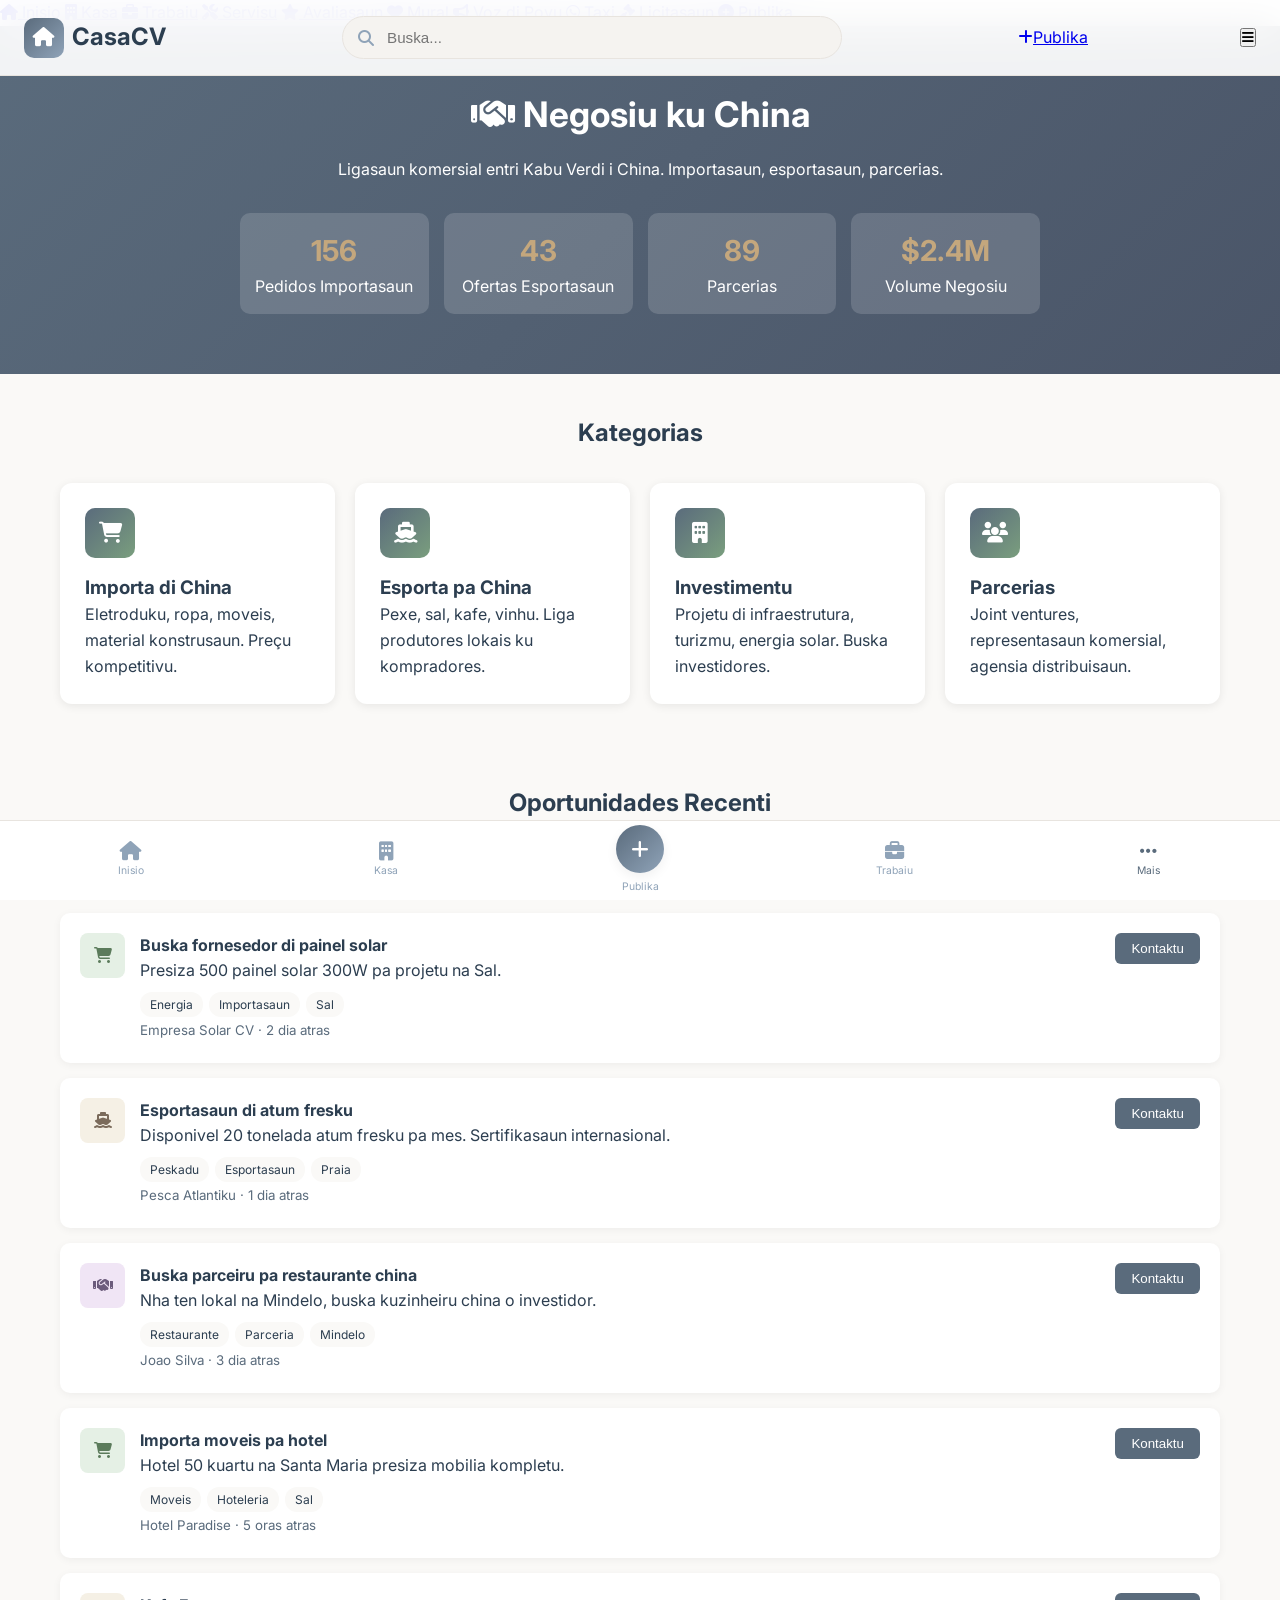
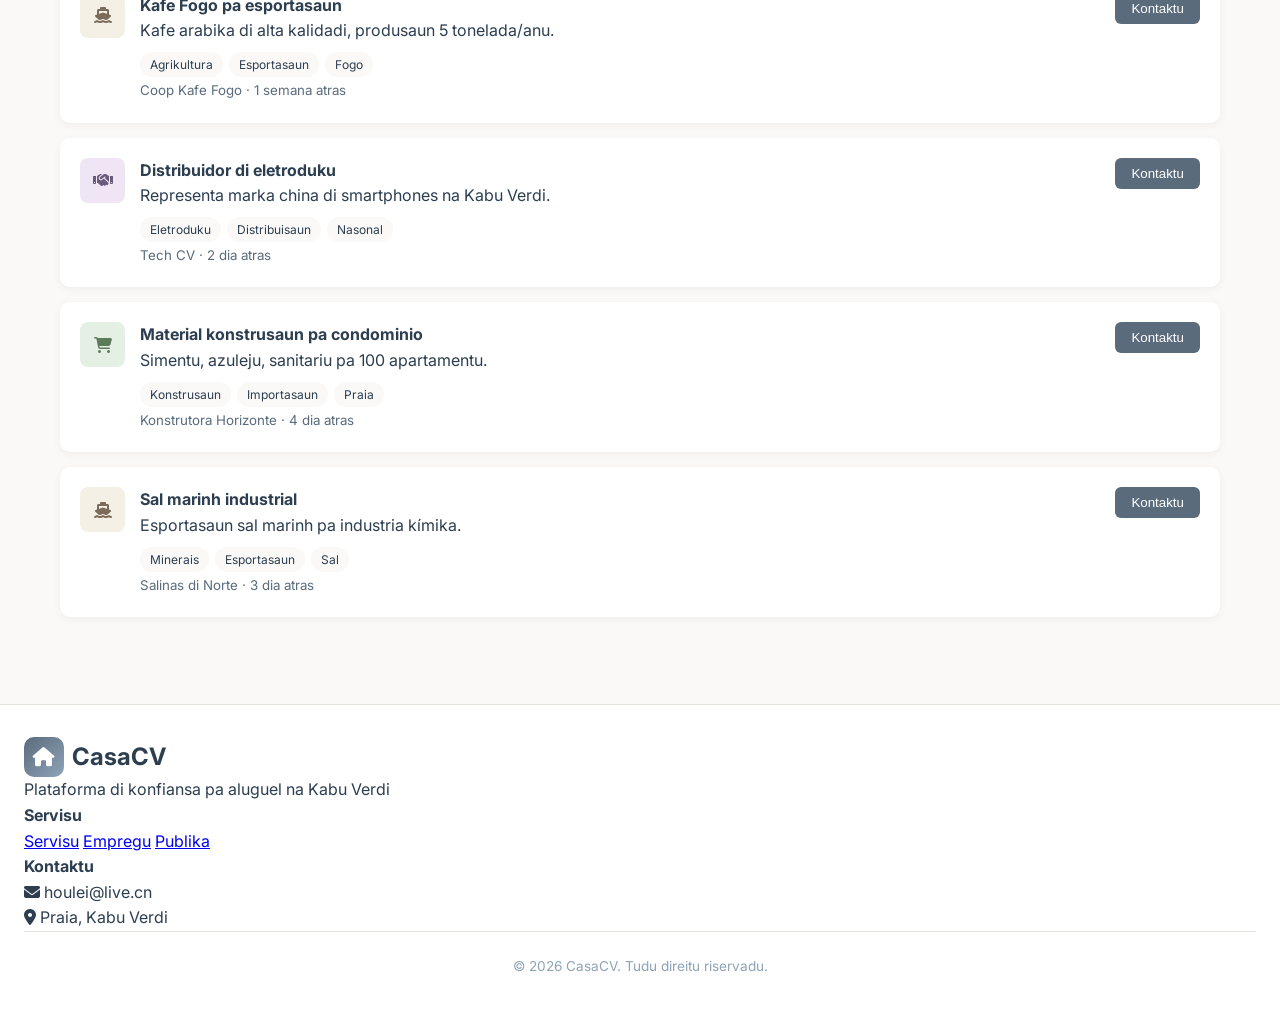
<file: china-trade.html>
<!DOCTYPE html>
<html lang="ke">
<head>
    <meta charset="UTF-8">
    <meta name="viewport" content="width=device-width, initial-scale=1.0">
    <title>Negosiu ku China - CasaCV</title>
    <meta name="description" content="Ligasaun komersial entri Kabu Verdi i China. Importasaun, esportasaun, parcerias.">
    <link rel="stylesheet" href="css/modern-style.css">
    <link href="https://fonts.googleapis.com/css2?family=Inter:wght@400;500;600;700&display=swap" rel="stylesheet">
    <link rel="stylesheet" href="https://cdnjs.cloudflare.com/ajax/libs/font-awesome/6.4.0/css/all.min.css">
    <script async src="https://www.googletagmanager.com/gtag/js?id=G-N52TE42NYM"></script>
    <script>
        window.dataLayer = window.dataLayer || [];
        function gtag(){dataLayer.push(arguments);}
        gtag('js', new Date());
        gtag('config', 'G-N52TE42NYM');
    </script>
    <style>
        .trade-hero-modern { background: linear-gradient(135deg, #5a6b7c, #4a5568); color: white; padding: 60px 20px; text-align: center; }
        .trade-hero-modern h1 { font-size: 2.2rem; margin-bottom: 15px; }
        .trade-stats-modern { display: grid; grid-template-columns: repeat(4, 1fr); gap: 15px; max-width: 800px; margin: 30px auto 0; }
        .trade-stat-modern { background: rgba(255,255,255,0.15); padding: 15px; border-radius: 10px; }
        .trade-stat-number-modern { font-size: 1.8rem; font-weight: 700; color: #c4a77d; }
        .trade-section-modern { padding: 40px 20px; max-width: 1200px; margin: 0 auto; }
        .trade-categories-modern { display: grid; grid-template-columns: repeat(auto-fit, minmax(250px, 1fr)); gap: 20px; }
        .trade-category-modern { background: white; border-radius: 12px; padding: 25px; box-shadow: 0 2px 10px rgba(0,0,0,0.08); }
        .trade-category-icon-modern { width: 50px; height: 50px; background: linear-gradient(135deg, #5a6b7c, #7a9e7e); border-radius: 10px; display: flex; align-items: center; justify-content: center; margin-bottom: 15px; }
        .trade-category-icon-modern i { color: white; font-size: 1.3rem; }
        .trade-filters-modern { display: flex; gap: 10px; margin-bottom: 25px; flex-wrap: wrap; justify-content: center; }
        .trade-filter-modern { padding: 8px 18px; border: 2px solid #e8e4df; border-radius: 20px; background: white; cursor: pointer; }
        .trade-filter-modern.active { background: #5a6b7c; color: white; border-color: #5a6b7c; }
        .trade-item-modern { background: white; border-radius: 10px; padding: 20px; margin-bottom: 15px; box-shadow: 0 2px 8px rgba(0,0,0,0.05); display: flex; gap: 15px; align-items: flex-start; }
        .trade-item-type-modern { width: 45px; height: 45px; border-radius: 8px; display: flex; align-items: center; justify-content: center; flex-shrink: 0; }
        .trade-item-type-modern.buy { background: #e5f0e5; color: #5b7b5b; }
        .trade-item-type-modern.sell { background: #f5f0e5; color: #7b6b5b; }
        .trade-item-type-modern.partner { background: #f0e5f5; color: #6b5b7b; }
        .trade-item-content-modern { flex: 1; }
        .trade-item-tags-modern { display: flex; gap: 6px; flex-wrap: wrap; margin-top: 8px; }
        .trade-item-tag-modern { padding: 3px 10px; background: #faf9f7; border-radius: 12px; font-size: 0.75rem; }
        .btn-contact-modern { padding: 8px 16px; background: #5a6b7c; color: white; border: none; border-radius: 6px; cursor: pointer; }
    </style>
</head>
<body>
    <!-- 顶部导航 -->
    <nav class="navbar-modern">
        <div class="nav-container-modern">
            <a href="index.html" class="logo-modern"><i class="fas fa-home"></i><span>CasaCV</span></a>
            <div class="search-bar-modern">
                <i class="fas fa-search"></i>
                <input type="text" placeholder="Buska..." id="search-input">
            </div>
            <div class="nav-actions-modern">
                <a href="publish.html" class="btn-publish-nav"><i class="fas fa-plus"></i><span>Publika</span></a>
            </div>
            <button class="mobile-menu-btn-modern" id="mobile-menu-btn"><i class="fas fa-bars"></i></button>
        </div>
    </nav>

    <!-- 移动端菜单 -->
    <div class="mobile-menu-modern" id="mobile-menu">
        <a href="index.html"><i class="fas fa-home"></i> Inisio</a>
        <a href="listings.html"><i class="fas fa-building"></i> Kasa</a>
        <a href="jobs.html"><i class="fas fa-briefcase"></i> Trabaiu</a>
        <a href="services.html"><i class="fas fa-tools"></i> Servisu</a>
        <a href="reviews.html"><i class="fas fa-star"></i> Avaliasaun</a>
        <a href="confession-wall.html"><i class="fas fa-heart"></i> Mural</a>
        <a href="complaints.html"><i class="fas fa-bullhorn"></i> Voz di Povu</a>
        <a href="taxi-group.html"><i class="fab fa-whatsapp"></i> Taxi</a>
        <a href="tenders.html"><i class="fas fa-gavel"></i> Licitasaun</a>
        <a href="publish.html"><i class="fas fa-plus-circle"></i> Publika</a>
    </div>

    <section class="trade-hero-modern">
        <h1><i class="fas fa-handshake"></i> Negosiu ku China</h1>
        <p>Ligasaun komersial entri Kabu Verdi i China. Importasaun, esportasaun, parcerias.</p>
        <div class="trade-stats-modern">
            <div class="trade-stat-modern">
                <div class="trade-stat-number-modern" id="importCount">156</div>
                <div>Pedidos Importasaun</div>
            </div>
            <div class="trade-stat-modern">
                <div class="trade-stat-number-modern" id="exportCount">43</div>
                <div>Ofertas Esportasaun</div>
            </div>
            <div class="trade-stat-modern">
                <div class="trade-stat-number-modern" id="partnerCount">89</div>
                <div>Parcerias</div>
            </div>
            <div class="trade-stat-modern">
                <div class="trade-stat-number-modern" id="tradeValue">$2.4M</div>
                <div>Volume Negosiu</div>
            </div>
        </div>
    </section>

    <section class="trade-section-modern">
        <h2 style="text-align:center;margin-bottom:30px;color:#2c3e50;">Kategorias</h2>
        <div class="trade-categories-modern">
            <div class="trade-category-modern">
                <div class="trade-category-icon-modern"><i class="fas fa-shopping-cart"></i></div>
                <h3>Importa di China</h3>
                <p>Eletroduku, ropa, moveis, material konstrusaun. Preçu kompetitivu.</p>
            </div>
            <div class="trade-category-modern">
                <div class="trade-category-icon-modern"><i class="fas fa-ship"></i></div>
                <h3>Esporta pa China</h3>
                <p>Pexe, sal, kafe, vinhu. Liga produtores lokais ku kompradores.</p>
            </div>
            <div class="trade-category-modern">
                <div class="trade-category-icon-modern"><i class="fas fa-building"></i></div>
                <h3>Investimentu</h3>
                <p>Projetu di infraestrutura, turizmu, energia solar. Buska investidores.</p>
            </div>
            <div class="trade-category-modern">
                <div class="trade-category-icon-modern"><i class="fas fa-users"></i></div>
                <h3>Parcerias</h3>
                <p>Joint ventures, representasaun komersial, agensia distribuisaun.</p>
            </div>
        </div>
    </section>

    <section class="trade-section-modern" style="background:#faf9f7;">
        <h2 style="text-align:center;margin-bottom:30px;color:#2c3e50;">Oportunidades Recenti</h2>
        <div class="trade-filters-modern">
            <button class="trade-filter-modern active" data-filter="all">Tudu</button>
            <button class="trade-filter-modern" data-filter="buy">Kero Kompra</button>
            <button class="trade-filter-modern" data-filter="sell">Kero Vende</button>
            <button class="trade-filter-modern" data-filter="partner">Parceria</button>
        </div>
        <div id="tradeListings"></div>
    </section>

    <!-- 页脚 -->
    <footer class="footer-modern">
        <div class="container">
            <div class="footer-grid-modern">
                <div class="footer-brand-modern">
                    <a href="index.html" class="logo-modern"><i class="fas fa-home"></i><span>CasaCV</span></a>
                    <p>Plataforma di konfiansa pa aluguel na Kabu Verdi</p>
                </div>
                <div class="footer-links-modern">
                    <h4>Servisu</h4>
                    <a href="services.html">Servisu</a>
                    <a href="jobs.html">Empregu</a>
                    <a href="publish.html">Publika</a>
                </div>
                <div class="footer-links-modern">
                    <h4>Kontaktu</h4>
                    <p><i class="fas fa-envelope"></i> houlei@live.cn</p>
                    <p><i class="fas fa-map-marker-alt"></i> Praia, Kabu Verdi</p>
                </div>
            </div>
            <div class="footer-bottom-modern">
                <p>&copy; 2026 CasaCV. Tudu direitu riservadu.</p>
            </div>
        </div>
    </footer>

    <!-- 移动端底部导航 -->
    <nav class="mobile-bottom-nav-modern" id="mobile-bottom-nav">
        <a href="index.html" class="nav-item-modern"><i class="fas fa-home"></i><span>Inisio</span></a>
        <a href="listings.html" class="nav-item-modern"><i class="fas fa-building"></i><span>Kasa</span></a>
        <a href="publish.html" class="nav-item-modern nav-item-main-modern"><div class="nav-main-btn-modern"><i class="fas fa-plus"></i></div><span>Publika</span></a>
        <a href="jobs.html" class="nav-item-modern"><i class="fas fa-briefcase"></i><span>Trabaiu</span></a>
        <a href="#" class="nav-item-modern active" id="more-menu-btn"><i class="fas fa-ellipsis-h"></i><span>Mais</span></a>
    </nav>

    <!-- 更多菜单弹窗 -->
    <div class="more-menu-modal" id="more-menu-modal">
        <div class="more-menu-content">
            <a href="services.html"><i class="fas fa-tools"></i> Servisu</a>
            <a href="reviews.html"><i class="fas fa-star"></i> Avaliasaun</a>
            <a href="confession-wall.html"><i class="fas fa-heart"></i> Mural</a>
            <a href="complaints.html"><i class="fas fa-bullhorn"></i> Voz di Povu</a>
            <a href="taxi-group.html"><i class="fab fa-whatsapp"></i> Taxi</a>
            <a href="tenders.html"><i class="fas fa-gavel"></i> Licitasaun</a>
        </div>
    </div>

    <script src="js/i18n.js"></script>
    <script src="js/main.js"></script>
    <script src="js/interactions.js"></script>
    <script>
        const tradeData = [
            { type: 'buy', title: 'Buska fornesedor di painel solar', desc: 'Presiza 500 painel solar 300W pa projetu na Sal.', tags: ['Energia', 'Importasaun', 'Sal'], date: '2 dia atras', author: 'Empresa Solar CV' },
            { type: 'sell', title: 'Esportasaun di atum fresku', desc: 'Disponivel 20 tonelada atum fresku pa mes. Sertifikasaun internasional.', tags: ['Peskadu', 'Esportasaun', 'Praia'], date: '1 dia atras', author: 'Pesca Atlantiku' },
            { type: 'partner', title: 'Buska parceiru pa restaurante china', desc: 'Nha ten lokal na Mindelo, buska kuzinheiru china o investidor.', tags: ['Restaurante', 'Parceria', 'Mindelo'], date: '3 dia atras', author: 'Joao Silva' },
            { type: 'buy', title: 'Importa moveis pa hotel', desc: 'Hotel 50 kuartu na Santa Maria presiza mobilia kompletu.', tags: ['Moveis', 'Hoteleria', 'Sal'], date: '5 oras atras', author: 'Hotel Paradise' },
            { type: 'sell', title: 'Kafe Fogo pa esportasaun', desc: 'Kafe arabika di alta kalidadi, produsaun 5 tonelada/anu.', tags: ['Agrikultura', 'Esportasaun', 'Fogo'], date: '1 semana atras', author: 'Coop Kafe Fogo' },
            { type: 'partner', title: 'Distribuidor di eletroduku', desc: 'Representa marka china di smartphones na Kabu Verdi.', tags: ['Eletroduku', 'Distribuisaun', 'Nasonal'], date: '2 dia atras', author: 'Tech CV' },
            { type: 'buy', title: 'Material konstrusaun pa condominio', desc: 'Simentu, azuleju, sanitariu pa 100 apartamentu.', tags: ['Konstrusaun', 'Importasaun', 'Praia'], date: '4 dia atras', author: 'Konstrutora Horizonte' },
            { type: 'sell', title: 'Sal marinh industrial', desc: 'Esportasaun sal marinh pa industria kímika.', tags: ['Minerais', 'Esportasaun', 'Sal'], date: '3 dia atras', author: 'Salinas di Norte' }
        ];

        function renderTradeItems(filter = 'all') {
            const container = document.getElementById('tradeListings');
            const filtered = filter === 'all' ? tradeData : tradeData.filter(item => item.type === filter);
            
            container.innerHTML = filtered.map(item => `
                <div class="trade-item-modern">
                    <div class="trade-item-type-modern ${item.type}">
                        <i class="fas fa-${item.type === 'buy' ? 'shopping-cart' : item.type === 'sell' ? 'ship' : 'handshake'}"></i>
                    </div>
                    <div class="trade-item-content-modern">
                        <h4>${item.title}</h4>
                        <p>${item.desc}</p>
                        <div class="trade-item-tags-modern">
                            ${item.tags.map(t => `<span class="trade-item-tag-modern">${t}</span>`).join('')}
                        </div>
                        <small style="color:#5a6b7c;">${item.author} · ${item.date}</small>
                    </div>
                    <button class="btn-contact-modern" onclick="CasaCV.showContactModal('${item.title}', '+238 9123 4567', 'houlei@live.cn', '+23891234567')">Kontaktu</button>
                </div>
            `).join('');
        }

        document.querySelectorAll('.trade-filter-modern').forEach(btn => {
            btn.addEventListener('click', () => {
                document.querySelectorAll('.trade-filter-modern').forEach(b => b.classList.remove('active'));
                btn.classList.add('active');
                renderTradeItems(btn.dataset.filter);
            });
        });

        renderTradeItems();

        // Animate numbers
        setInterval(() => {
            document.getElementById('importCount').textContent = 156 + Math.floor(Math.random() * 3);
            document.getElementById('exportCount').textContent = 43 + Math.floor(Math.random() * 2);
        }, 5000);
    </script>
</body>
</html>
</file>
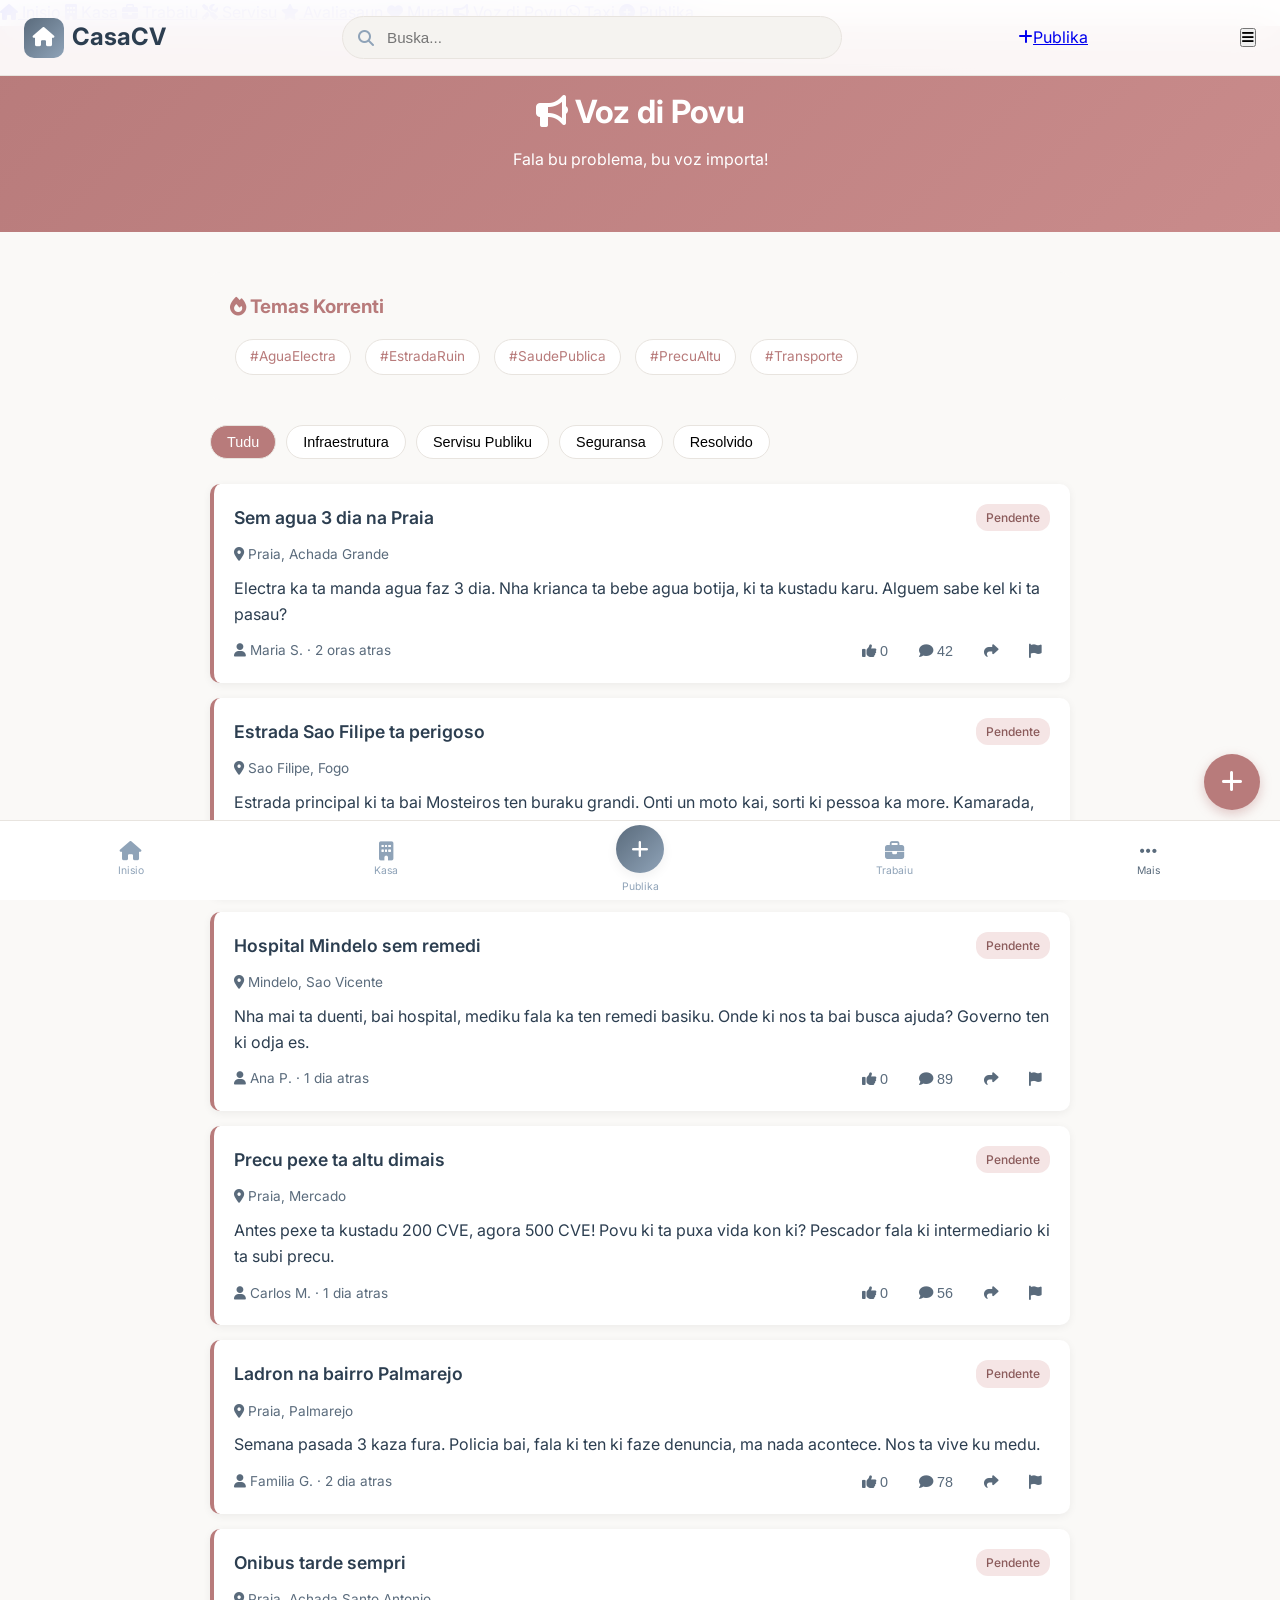
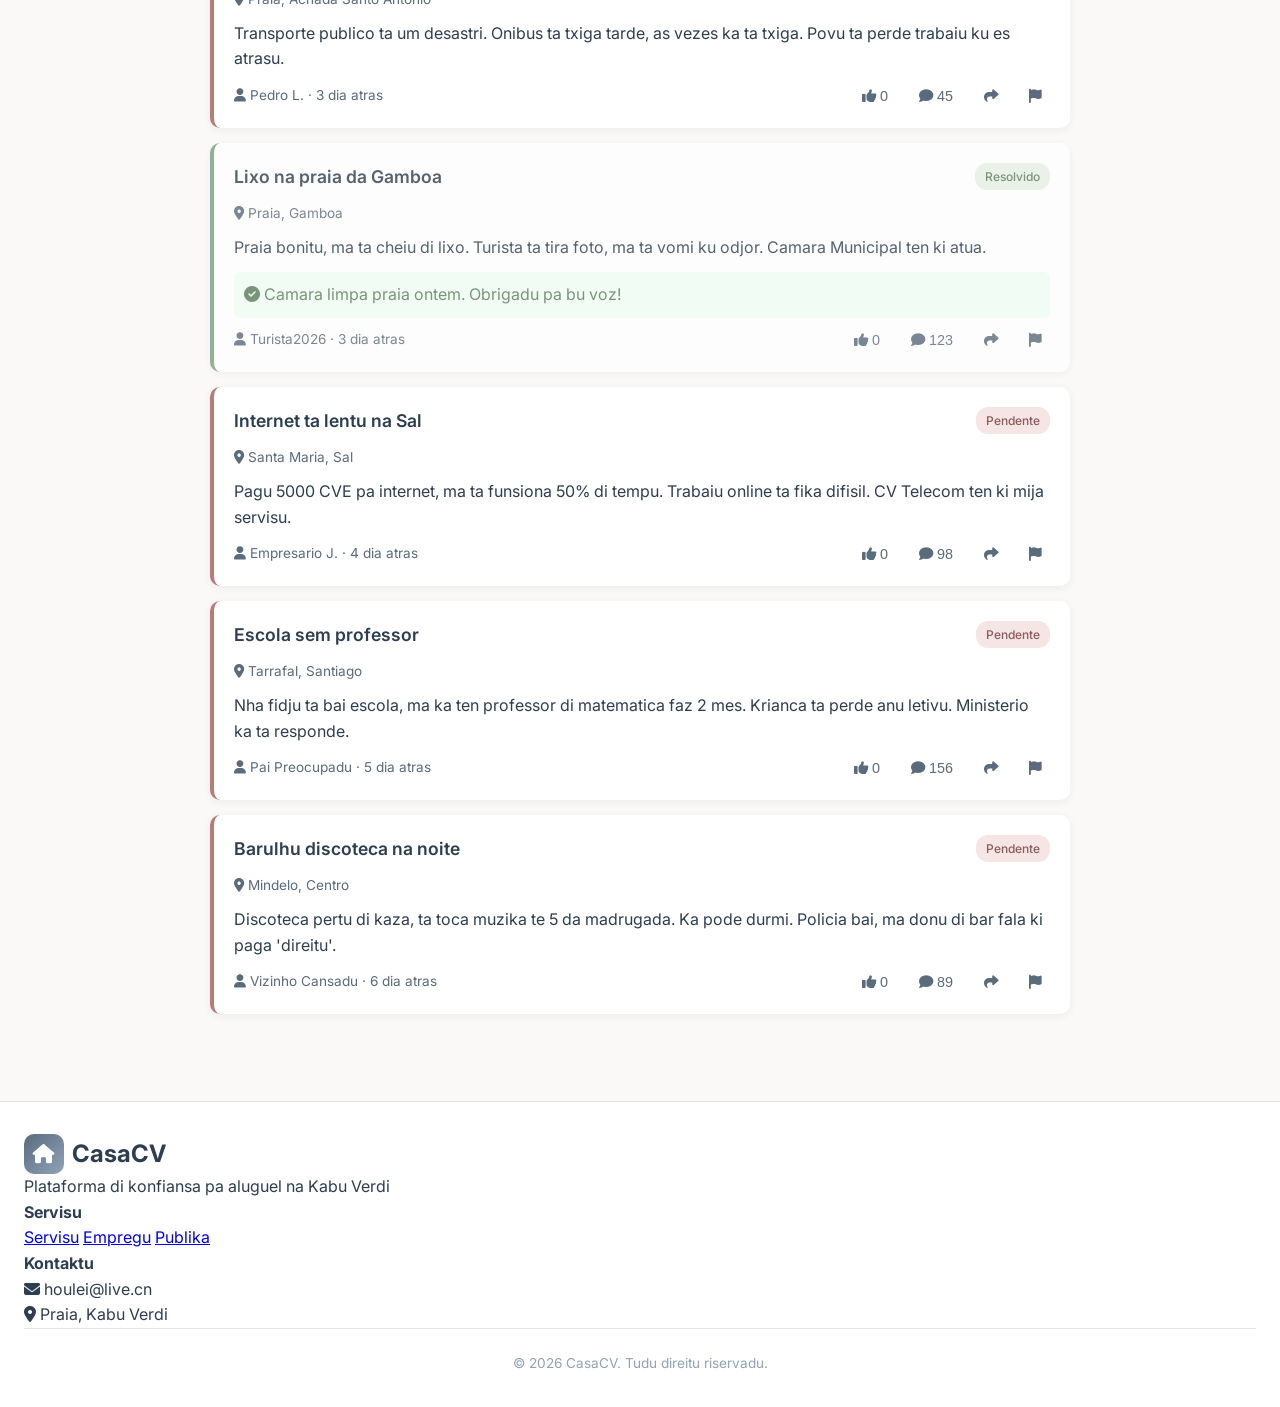
<file: complaints.html>
<!DOCTYPE html>
<html lang="ke">
<head>
    <meta charset="UTF-8">
    <meta name="viewport" content="width=device-width, initial-scale=1.0">
    <title>Voz di Povu - CasaCV</title>
    <meta name="description" content="Fala bu problema, bu voz importa! Reklamasaun na Kabu Verdi.">
    <link rel="stylesheet" href="css/modern-style.css">
    <link href="https://fonts.googleapis.com/css2?family=Inter:wght@400;500;600;700&display=swap" rel="stylesheet">
    <link rel="stylesheet" href="https://cdnjs.cloudflare.com/ajax/libs/font-awesome/6.4.0/css/all.min.css">
    <script async src="https://www.googletagmanager.com/gtag/js?id=G-N52TE42NYM"></script>
    <script>
        window.dataLayer = window.dataLayer || [];
        function gtag(){dataLayer.push(arguments);}
        gtag('js', new Date());
        gtag('config', 'G-N52TE42NYM');
    </script>
    <style>
        .complaint-hero-modern { background: linear-gradient(135deg, #b87b7b, #c98b8b); color: white; padding: 60px 20px; text-align: center; }
        .complaint-hero-modern h1 { font-size: 2rem; margin-bottom: 10px; }
        .complaint-section-modern { padding: 40px 20px; max-width: 900px; margin: 0 auto; }
        .complaint-filters-modern { display: flex; gap: 10px; margin-bottom: 25px; flex-wrap: wrap; }
        .complaint-filter-modern { padding: 8px 16px; border: 1px solid #e8e4df; border-radius: 20px; background: white; cursor: pointer; font-size: 0.9rem; }
        .complaint-filter-modern.active { background: #b87b7b; color: white; }
        .complaint-item-modern { background: white; border-radius: 10px; padding: 20px; margin-bottom: 15px; box-shadow: 0 2px 8px rgba(0,0,0,0.06); border-left: 4px solid #b87b7b; }
        .complaint-item-modern.resolved { border-left-color: #7a9e7e; opacity: 0.8; }
        .complaint-header-modern { display: flex; justify-content: space-between; align-items: flex-start; margin-bottom: 12px; }
        .complaint-title-modern { font-size: 1.1rem; color: #2c3e50; font-weight: 600; }
        .complaint-badge-modern { padding: 4px 10px; border-radius: 12px; font-size: 0.75rem; font-weight: 500; }
        .complaint-badge-modern.pending { background: #f5e5e5; color: #8b5b5b; }
        .complaint-badge-modern.resolved { background: #e5f0e5; color: #5b7b5b; }
        .complaint-location-modern { color: #5a6b7c; font-size: 0.85rem; margin-bottom: 10px; }
        .complaint-content-modern { color: #2c3e50; line-height: 1.6; margin-bottom: 12px; }
        .complaint-footer-modern { display: flex; justify-content: space-between; align-items: center; font-size: 0.85rem; color: #5a6b7c; }
        .complaint-actions-modern { display: flex; gap: 15px; }
        .complaint-actions-modern span { cursor: pointer; }
        .complaint-actions-modern span:hover { color: #b87b7b; }
        .btn-complaint-modern { position: fixed; bottom: 90px; right: 20px; width: 56px; height: 56px; background: #b87b7b; color: white; border-radius: 50%; border: none; font-size: 1.5rem; cursor: pointer; box-shadow: 0 4px 12px rgba(184,123,123,0.4); z-index: 100; }
        .hot-topics-modern { background: #faf9f7; border-radius: 10px; padding: 20px; margin-bottom: 25px; }
        .hot-topics-modern h3 { color: #b87b7b; margin-bottom: 12px; }
        .hot-topic-tag-modern { display: inline-block; padding: 6px 14px; background: white; border-radius: 20px; margin: 5px; font-size: 0.85rem; color: #b87b7b; border: 1px solid #e8e4df; }
    </style>
</head>
<body>
    <!-- 顶部导航 -->
    <nav class="navbar-modern">
        <div class="nav-container-modern">
            <a href="index.html" class="logo-modern"><i class="fas fa-home"></i><span>CasaCV</span></a>
            <div class="search-bar-modern">
                <i class="fas fa-search"></i>
                <input type="text" placeholder="Buska..." id="search-input">
            </div>
            <div class="nav-actions-modern">
                <a href="publish.html" class="btn-publish-nav"><i class="fas fa-plus"></i><span>Publika</span></a>
            </div>
            <button class="mobile-menu-btn-modern" id="mobile-menu-btn"><i class="fas fa-bars"></i></button>
        </div>
    </nav>

    <!-- 移动端菜单 -->
    <div class="mobile-menu-modern" id="mobile-menu">
        <a href="index.html"><i class="fas fa-home"></i> Inisio</a>
        <a href="listings.html"><i class="fas fa-building"></i> Kasa</a>
        <a href="jobs.html"><i class="fas fa-briefcase"></i> Trabaiu</a>
        <a href="services.html"><i class="fas fa-tools"></i> Servisu</a>
        <a href="reviews.html"><i class="fas fa-star"></i> Avaliasaun</a>
        <a href="confession-wall.html"><i class="fas fa-heart"></i> Mural</a>
        <a href="complaints.html" class="active"><i class="fas fa-bullhorn"></i> Voz di Povu</a>
        <a href="taxi-group.html"><i class="fab fa-whatsapp"></i> Taxi</a>
        <a href="publish.html"><i class="fas fa-plus-circle"></i> Publika</a>
    </div>

    <section class="complaint-hero-modern">
        <h1><i class="fas fa-bullhorn"></i> Voz di Povu</h1>
        <p>Fala bu problema, bu voz importa!</p>
    </section>

    <section class="complaint-section-modern">
        <div class="hot-topics-modern">
            <h3><i class="fas fa-fire"></i> Temas Korrenti</h3>
            <span class="hot-topic-tag-modern">#AguaElectra</span>
            <span class="hot-topic-tag-modern">#EstradaRuin</span>
            <span class="hot-topic-tag-modern">#SaudePublica</span>
            <span class="hot-topic-tag-modern">#PrecuAltu</span>
            <span class="hot-topic-tag-modern">#Transporte</span>
        </div>

        <div class="complaint-filters-modern">
            <button class="complaint-filter-modern active" data-filter="all">Tudu</button>
            <button class="complaint-filter-modern" data-filter="infrastructure">Infraestrutura</button>
            <button class="complaint-filter-modern" data-filter="service">Servisu Publiku</button>
            <button class="complaint-filter-modern" data-filter="safety">Seguransa</button>
            <button class="complaint-filter-modern" data-filter="resolved">Resolvido</button>
        </div>

        <div id="complaintList"></div>
    </section>

    <button class="btn-complaint-modern" onclick="alert('Publika reklamasaun: houlei@live.cn')" title="Publika Reklamasaun">
        <i class="fas fa-plus"></i>
    </button>

    <!-- 页脚 -->
    <footer class="footer-modern">
        <div class="container">
            <div class="footer-grid-modern">
                <div class="footer-brand-modern">
                    <a href="index.html" class="logo-modern"><i class="fas fa-home"></i><span>CasaCV</span></a>
                    <p>Plataforma di konfiansa pa aluguel na Kabu Verdi</p>
                </div>
                <div class="footer-links-modern">
                    <h4>Servisu</h4>
                    <a href="services.html">Servisu</a>
                    <a href="jobs.html">Empregu</a>
                    <a href="publish.html">Publika</a>
                </div>
                <div class="footer-links-modern">
                    <h4>Kontaktu</h4>
                    <p><i class="fas fa-envelope"></i> houlei@live.cn</p>
                    <p><i class="fas fa-map-marker-alt"></i> Praia, Kabu Verdi</p>
                </div>
            </div>
            <div class="footer-bottom-modern">
                <p>&copy; 2026 CasaCV. Tudu direitu riservadu.</p>
            </div>
        </div>
    </footer>

    <!-- 移动端底部导航 -->
    <nav class="mobile-bottom-nav-modern" id="mobile-bottom-nav">
        <a href="index.html" class="nav-item-modern"><i class="fas fa-home"></i><span>Inisio</span></a>
        <a href="listings.html" class="nav-item-modern"><i class="fas fa-building"></i><span>Kasa</span></a>
        <a href="publish.html" class="nav-item-modern nav-item-main-modern"><div class="nav-main-btn-modern"><i class="fas fa-plus"></i></div><span>Publika</span></a>
        <a href="jobs.html" class="nav-item-modern"><i class="fas fa-briefcase"></i><span>Trabaiu</span></a>
        <a href="#" class="nav-item-modern active" id="more-menu-btn"><i class="fas fa-ellipsis-h"></i><span>Mais</span></a>
    </nav>

    <!-- 更多菜单弹窗 -->
    <div class="more-menu-modal" id="more-menu-modal">
        <div class="more-menu-content">
            <a href="services.html"><i class="fas fa-tools"></i> Servisu</a>
            <a href="reviews.html"><i class="fas fa-star"></i> Avaliasaun</a>
            <a href="confession-wall.html"><i class="fas fa-heart"></i> Mural</a>
            <a href="complaints.html" class="active"><i class="fas fa-bullhorn"></i> Voz di Povu</a>
            <a href="taxi-group.html"><i class="fab fa-whatsapp"></i> Taxi</a>
            <a href="tenders.html"><i class="fas fa-gavel"></i> Licitasaun</a>
        </div>
    </div>

    <script src="js/i18n.js"></script>
    <script src="js/main.js"></script>
    <script src="js/interactions.js"></script>
    <script>
        const complaints = [
            { id: 1, title: "Sem agua 3 dia na Praia", location: "Praia, Achada Grande", category: "infrastructure", content: "Electra ka ta manda agua faz 3 dia. Nha krianca ta bebe agua botija, ki ta kustadu karu. Alguem sabe kel ki ta pasau?", author: "Maria S.", time: "2 oras atras", likes: 156, comments: 42, status: "pending" },
            { id: 2, title: "Estrada Sao Filipe ta perigoso", location: "Sao Filipe, Fogo", category: "infrastructure", content: "Estrada principal ki ta bai Mosteiros ten buraku grandi. Onti un moto kai, sorti ki pessoa ka more. Kamarada, arranja es bai!", author: "Joao F.", time: "5 oras atras", likes: 234, comments: 67, status: "pending" },
            { id: 3, title: "Hospital Mindelo sem remedi", location: "Mindelo, Sao Vicente", category: "service", content: "Nha mai ta duenti, bai hospital, mediku fala ka ten remedi basiku. Onde ki nos ta bai busca ajuda? Governo ten ki odja es.", author: "Ana P.", time: "1 dia atras", likes: 412, comments: 89, status: "pending" },
            { id: 4, title: "Precu pexe ta altu dimais", location: "Praia, Mercado", category: "service", content: "Antes pexe ta kustadu 200 CVE, agora 500 CVE! Povu ki ta puxa vida kon ki? Pescador fala ki intermediario ki ta subi precu.", author: "Carlos M.", time: "1 dia atras", likes: 189, comments: 56, status: "pending" },
            { id: 5, title: "Ladron na bairro Palmarejo", location: "Praia, Palmarejo", category: "safety", content: "Semana pasada 3 kaza fura. Policia bai, fala ki ten ki faze denuncia, ma nada acontece. Nos ta vive ku medu.", author: "Familia G.", time: "2 dia atras", likes: 298, comments: 78, status: "pending" },
            { id: 6, title: "Onibus tarde sempri", location: "Praia, Achada Santo Antonio", category: "service", content: "Transporte publico ta um desastri. Onibus ta txiga tarde, as vezes ka ta txiga. Povu ta perde trabaiu ku es atrasu.", author: "Pedro L.", time: "3 dia atras", likes: 167, comments: 45, status: "pending" },
            { id: 7, title: "Lixo na praia da Gamboa", location: "Praia, Gamboa", category: "infrastructure", content: "Praia bonitu, ma ta cheiu di lixo. Turista ta tira foto, ma ta vomi ku odjor. Camara Municipal ten ki atua.", author: "Turista2026", time: "3 dia atras", likes: 445, comments: 123, status: "resolved", resolution: "Camara limpa praia ontem. Obrigadu pa bu voz!" },
            { id: 8, title: "Internet ta lentu na Sal", location: "Santa Maria, Sal", category: "infrastructure", content: "Pagu 5000 CVE pa internet, ma ta funsiona 50% di tempu. Trabaiu online ta fika difisil. CV Telecom ten ki mija servisu.", author: "Empresario J.", time: "4 dia atras", likes: 312, comments: 98, status: "pending" },
            { id: 9, title: "Escola sem professor", location: "Tarrafal, Santiago", category: "service", content: "Nha fidju ta bai escola, ma ka ten professor di matematica faz 2 mes. Krianca ta perde anu letivu. Ministerio ka ta responde.", author: "Pai Preocupadu", time: "5 dia atras", likes: 523, comments: 156, status: "pending" },
            { id: 10, title: "Barulhu discoteca na noite", location: "Mindelo, Centro", category: "safety", content: "Discoteca pertu di kaza, ta toca muzika te 5 da madrugada. Ka pode durmi. Policia bai, ma donu di bar fala ki paga 'direitu'.", author: "Vizinho Cansadu", time: "6 dia atras", likes: 278, comments: 89, status: "pending" }
        ];

        function renderComplaints(filter = 'all') {
            const container = document.getElementById('complaintList');
            let filtered = complaints;
            
            if (filter !== 'all') {
                if (filter === 'resolved') {
                    filtered = complaints.filter(c => c.status === 'resolved');
                } else {
                    filtered = complaints.filter(c => c.category === filter);
                }
            }

            container.innerHTML = filtered.map(c => `
                <div class="complaint-item-modern ${c.status}">
                    <div class="complaint-header-modern">
                        <div class="complaint-title-modern">${c.title}</div>
                        <span class="complaint-badge-modern ${c.status}">${c.status === 'pending' ? 'Pendente' : 'Resolvido'}</span>
                    </div>
                    <div class="complaint-location-modern"><i class="fas fa-map-marker-alt"></i> ${c.location}</div>
                    <div class="complaint-content-modern">${c.content}</div>
                    ${c.resolution ? `<div style="background:#f0fff4;padding:10px;border-radius:6px;margin:10px 0;color:#5b7b5b;"><i class="fas fa-check-circle"></i> ${c.resolution}</div>` : ''}
                    <div class="complaint-footer-modern">
                        <span><i class="fas fa-user"></i> ${c.author} · ${c.time}</span>
                        <div class="complaint-actions-modern">
                            <button class="action-btn" data-like-id="${c.id}" data-like-type="complaint" onclick="CasaCV.toggleLike('${c.id}', 'complaint')">
                                <i class="fas fa-thumbs-up"></i> <span class="like-count">${c.likes}</span>
                            </button>
                            <button class="action-btn" onclick="CasaCV.showCommentsModal('${c.id}', 'complaint')">
                                <i class="fas fa-comment"></i> ${c.comments}
                            </button>
                            <button class="action-btn" onclick="CasaCV.shareItem('${c.id}', 'complaint', '${c.title}')">
                                <i class="fas fa-share"></i>
                            </button>
                            <button class="action-btn" onclick="CasaCV.showReportModal('${c.id}', 'complaint')">
                                <i class="fas fa-flag"></i>
                            </button>
                        </div>
                    </div>
                </div>
            `).join('');
        }

        document.querySelectorAll('.complaint-filter-modern').forEach(btn => {
            btn.addEventListener('click', () => {
                document.querySelectorAll('.complaint-filter-modern').forEach(b => b.classList.remove('active'));
                btn.classList.add('active');
                renderComplaints(btn.dataset.filter);
            });
        });

        renderComplaints();
    </script>
</body>
</html>
</file>
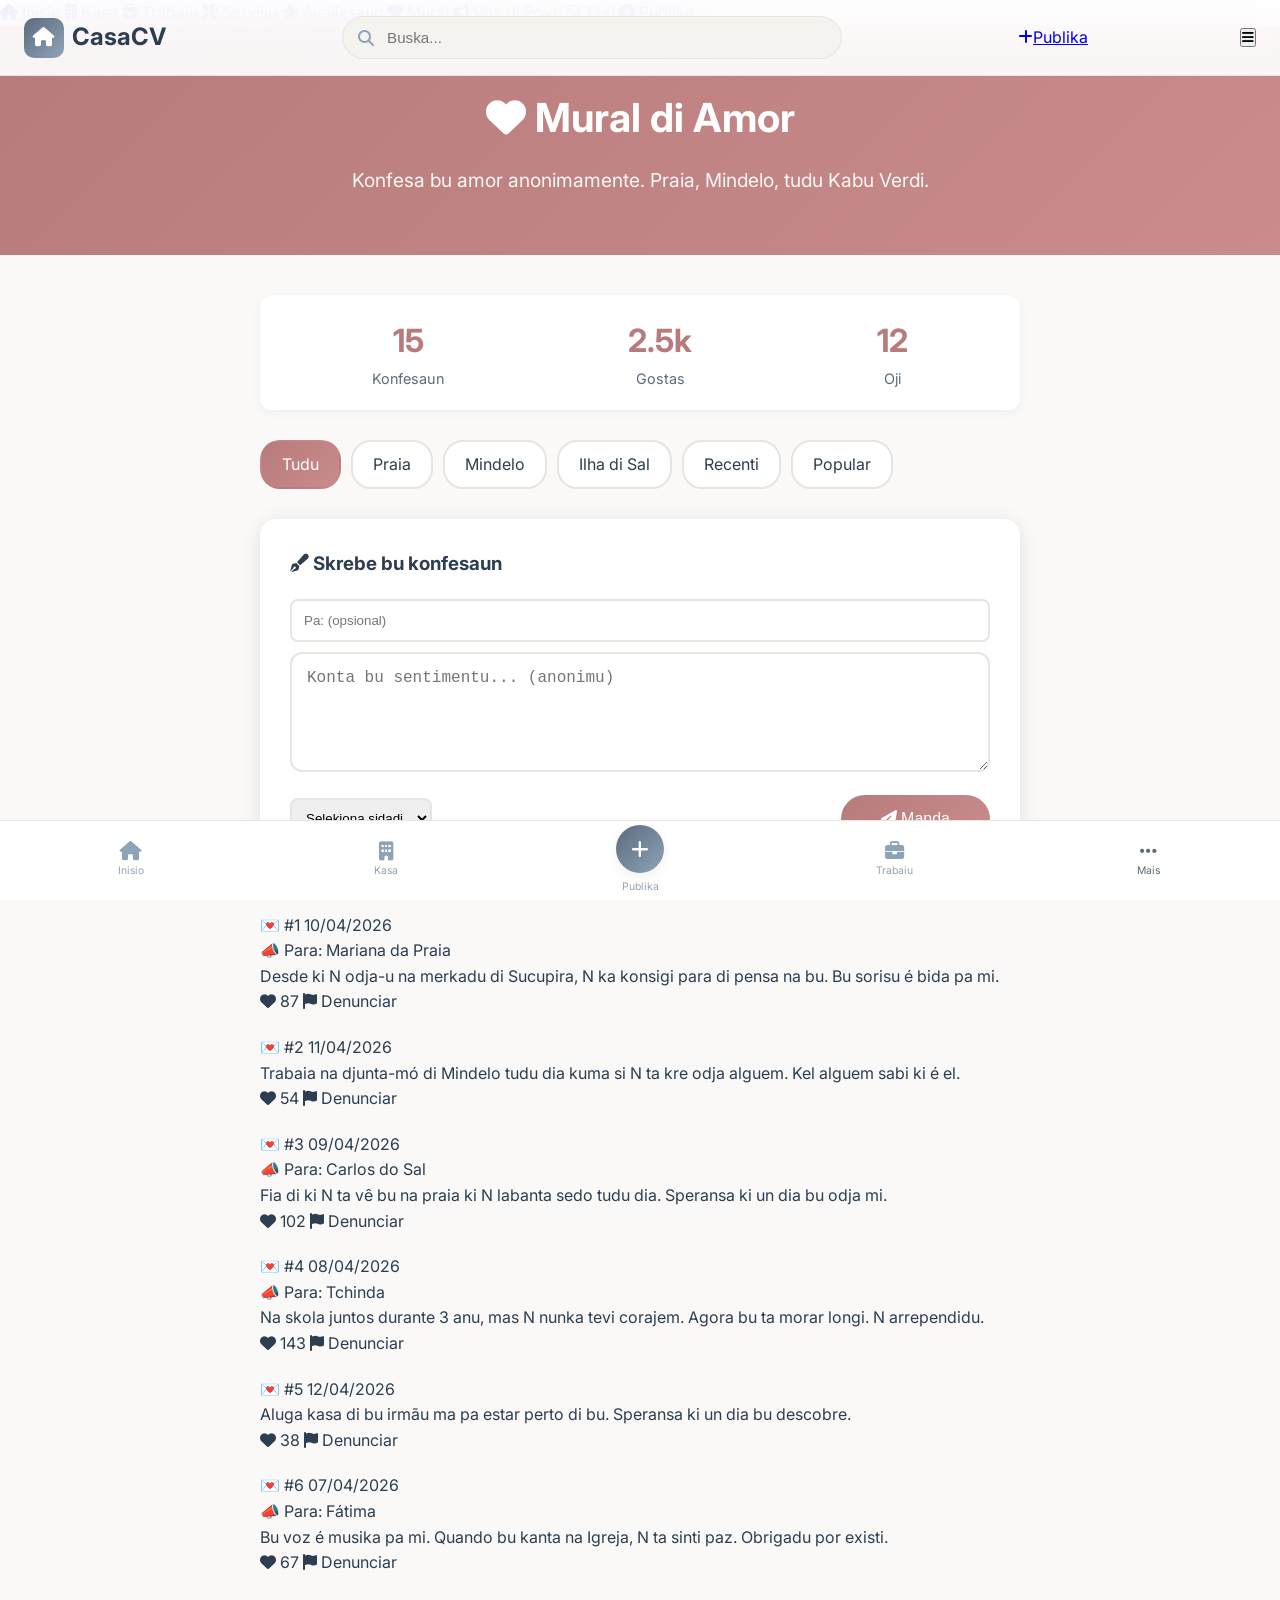
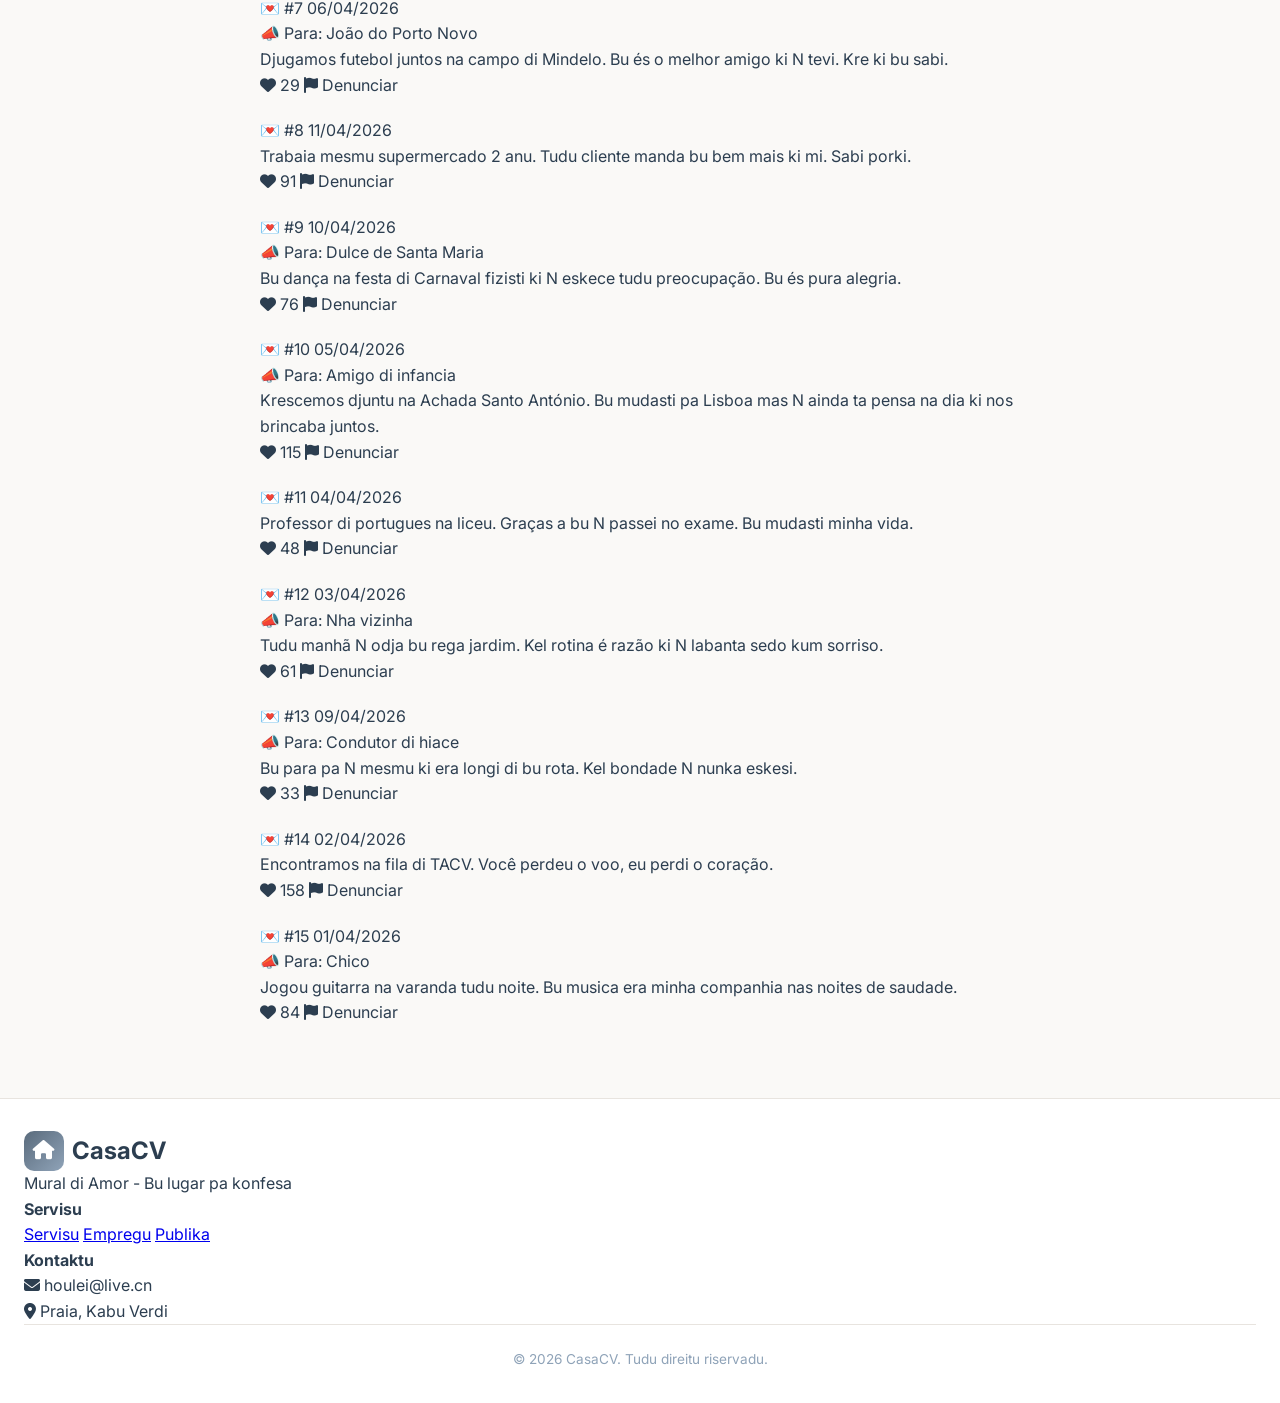
<file: confession-wall.html>
<!DOCTYPE html>
<html lang="ke">
<head>
    <meta charset="UTF-8">
    <meta name="viewport" content="width=device-width, initial-scale=1.0">
    <title>Paredi di Anonimu - CasaCV</title>
    <meta name="description" content="Paredi di Anonimu - Lugar undi bu pode fala kuza di korason. Praia, Mindelo, Kabu Verdi.">
    <link rel="stylesheet" href="css/modern-style.css">
    <link href="https://fonts.googleapis.com/css2?family=Inter:wght@400;500;600;700&display=swap" rel="stylesheet">
    <link rel="stylesheet" href="https://cdnjs.cloudflare.com/ajax/libs/font-awesome/6.4.0/css/all.min.css">
    <script async src="https://www.googletagmanager.com/gtag/js?id=G-N52TE42NYM"></script>
    <script>
        window.dataLayer = window.dataLayer || [];
        function gtag(){dataLayer.push(arguments);}
        gtag('js', new Date());
        gtag('config', 'G-N52TE42NYM');
    </script>
    <style>
        .confession-hero-modern {
            background: linear-gradient(135deg, #b87b7b 0%, #c98b8b 100%);
            padding: 60px 0;
            text-align: center;
            color: white;
        }
        .confession-hero-modern h1 {
            font-size: 2.5rem;
            margin-bottom: 15px;
        }
        .confession-hero-modern p {
            font-size: 1.2rem;
            opacity: 0.95;
        }
        .confession-container-modern {
            max-width: 800px;
            margin: 0 auto;
            padding: 40px 20px;
        }
        .confession-form-modern {
            background: white;
            border-radius: 16px;
            padding: 30px;
            box-shadow: 0 4px 20px rgba(0,0,0,0.1);
            margin-bottom: 40px;
        }
        .confession-form-modern h3 {
            margin-bottom: 20px;
            color: #2c3e50;
        }
        .confession-form-modern textarea {
            width: 100%;
            min-height: 120px;
            padding: 15px;
            border: 2px solid #e8e4df;
            border-radius: 12px;
            font-size: 1rem;
            resize: vertical;
            margin-bottom: 15px;
        }
        .confession-form-modern textarea:focus {
            outline: none;
            border-color: #b87b7b;
        }
        .confession-form-modern button {
            background: linear-gradient(135deg, #b87b7b 0%, #c98b8b 100%);
            color: white;
            border: none;
            padding: 15px 40px;
            border-radius: 25px;
            font-size: 1rem;
            cursor: pointer;
            transition: transform 0.2s;
        }
        .confession-form-modern button:hover {
            transform: scale(1.05);
        }
        .confession-list-modern {
            display: flex;
            flex-direction: column;
            gap: 20px;
        }
        .confession-card-modern {
            background: white;
            border-radius: 16px;
            padding: 25px;
            box-shadow: 0 2px 10px rgba(0,0,0,0.05);
            transition: transform 0.2s;
        }
        .confession-card-modern:hover {
            transform: translateY(-3px);
            box-shadow: 0 4px 20px rgba(0,0,0,0.1);
        }
        .confession-header-modern {
            display: flex;
            justify-content: space-between;
            align-items: center;
            margin-bottom: 15px;
        }
        .confession-id-modern {
            color: #b87b7b;
            font-weight: 600;
            font-size: 0.9rem;
        }
        .confession-time-modern {
            color: #5a6b7c;
            font-size: 0.85rem;
        }
        .confession-content-modern {
            color: #2c3e50;
            line-height: 1.8;
            font-size: 1.05rem;
            margin-bottom: 15px;
        }
        .confession-to-modern {
            color: #b87b7b;
            font-weight: 600;
            margin-bottom: 10px;
        }
        .confession-actions-modern {
            display: flex;
            gap: 20px;
            padding-top: 15px;
            border-top: 1px solid #e8e4df;
        }
        .confession-action-modern {
            display: flex;
            align-items: center;
            gap: 5px;
            color: #5a6b7c;
            cursor: pointer;
            transition: color 0.2s;
        }
        .confession-action-modern:hover {
            color: #b87b7b;
        }
        .confession-action-modern.liked {
            color: #b87b7b;
        }
        .stats-bar-modern {
            background: white;
            border-radius: 12px;
            padding: 20px;
            margin-bottom: 30px;
            display: flex;
            justify-content: space-around;
            box-shadow: 0 2px 10px rgba(0,0,0,0.05);
        }
        .stat-item-modern {
            text-align: center;
        }
        .stat-number-modern {
            font-size: 2rem;
            font-weight: 700;
            color: #b87b7b;
        }
        .stat-label-modern {
            color: #5a6b7c;
            font-size: 0.9rem;
        }
        .filter-tabs-modern {
            display: flex;
            gap: 10px;
            margin-bottom: 30px;
            flex-wrap: wrap;
        }
        .filter-tab-modern {
            padding: 10px 20px;
            border-radius: 20px;
            background: white;
            border: 2px solid #e8e4df;
            cursor: pointer;
            transition: all 0.2s;
        }
        .filter-tab-modern.active {
            background: linear-gradient(135deg, #b87b7b 0%, #c98b8b 100%);
            color: white;
            border-color: transparent;
        }
        .filter-tab-modern:hover:not(.active) {
            border-color: #b87b7b;
            color: #b87b7b;
        }
    </style>
</head>
<body>
    <!-- 顶部导航 -->
    <nav class="navbar-modern">
        <div class="nav-container-modern">
            <a href="index.html" class="logo-modern"><i class="fas fa-home"></i><span>CasaCV</span></a>
            <div class="search-bar-modern">
                <i class="fas fa-search"></i>
                <input type="text" placeholder="Buska..." id="search-input">
            </div>
            <div class="nav-actions-modern">
                <a href="publish.html" class="btn-publish-nav"><i class="fas fa-plus"></i><span>Publika</span></a>
            </div>
            <button class="mobile-menu-btn-modern" id="mobile-menu-btn"><i class="fas fa-bars"></i></button>
        </div>
    </nav>

    <!-- 移动端菜单 -->
    <div class="mobile-menu-modern" id="mobile-menu">
        <a href="index.html"><i class="fas fa-home"></i> Inisio</a>
        <a href="listings.html"><i class="fas fa-building"></i> Kasa</a>
        <a href="jobs.html"><i class="fas fa-briefcase"></i> Trabaiu</a>
        <a href="services.html"><i class="fas fa-tools"></i> Servisu</a>
        <a href="reviews.html"><i class="fas fa-star"></i> Avaliasaun</a>
        <a href="confession-wall.html" class="active"><i class="fas fa-heart"></i> Mural</a>
        <a href="complaints.html"><i class="fas fa-bullhorn"></i> Voz di Povu</a>
        <a href="taxi-group.html"><i class="fab fa-whatsapp"></i> Taxi</a>
        <a href="publish.html"><i class="fas fa-plus-circle"></i> Publika</a>
    </div>

    <section class="confession-hero-modern">
        <h1><i class="fas fa-heart"></i> Mural di Amor</h1>
        <p>Konfesa bu amor anonimamente. Praia, Mindelo, tudu Kabu Verdi.</p>
    </section>

    <div class="confession-container-modern">
        <div class="stats-bar-modern">
            <div class="stat-item-modern">
                <div class="stat-number-modern" id="total-confessions">128</div>
                <div class="stat-label-modern">Konfesaun</div>
            </div>
            <div class="stat-item-modern">
                <div class="stat-number-modern" id="total-likes">2.5k</div>
                <div class="stat-label-modern">Gostas</div>
            </div>
            <div class="stat-item-modern">
                <div class="stat-number-modern" id="today-confessions">12</div>
                <div class="stat-label-modern">Oji</div>
            </div>
        </div>

        <div class="filter-tabs-modern">
            <div class="filter-tab-modern active" onclick="filterConfessions('all')">Tudu</div>
            <div class="filter-tab-modern" onclick="filterConfessions('praia')">Praia</div>
            <div class="filter-tab-modern" onclick="filterConfessions('mindelo')">Mindelo</div>
            <div class="filter-tab-modern" onclick="filterConfessions('sal')">Ilha di Sal</div>
            <div class="filter-tab-modern" onclick="filterConfessions('recent')">Recenti</div>
            <div class="filter-tab-modern" onclick="filterConfessions('popular')">Popular</div>
        </div>

        <div class="confession-form-modern">
            <h3><i class="fas fa-pen-fancy"></i> Skrebe bu konfesaun</h3>
            <input type="text" id="confession-to" placeholder="Pa: (opsional)" style="width: 100%; padding: 12px; margin-bottom: 10px; border: 2px solid #e8e4df; border-radius: 8px;">
            <textarea id="confession-text" placeholder="Konta bu sentimentu... (anonimu)"></textarea>
            <div style="display: flex; justify-content: space-between; align-items: center;">
                <select id="confession-location" style="padding: 10px; border: 2px solid #e8e4df; border-radius: 8px;">
                    <option value="">Selekiona sidadi</option>
                    <option value="praia">Praia</option>
                    <option value="mindelo">Mindelo</option>
                    <option value="santa-maria">Santa Maria</option>
                    <option value="sal-rei">Sal Rei</option>
                    <option value="outro">Outru</option>
                </select>
                <button onclick="submitConfession()">
                    <i class="fas fa-paper-plane"></i> Manda
                </button>
            </div>
        </div>

        <div class="confession-list-modern" id="confession-list">
            <!-- Confessions will be loaded by JavaScript -->
        </div>
    </div>

    <!-- 页脚 -->
    <footer class="footer-modern">
        <div class="container">
            <div class="footer-grid-modern">
                <div class="footer-brand-modern">
                    <a href="index.html" class="logo-modern"><i class="fas fa-home"></i><span>CasaCV</span></a>
                    <p>Mural di Amor - Bu lugar pa konfesa</p>
                </div>
                <div class="footer-links-modern">
                    <h4>Servisu</h4>
                    <a href="services.html">Servisu</a>
                    <a href="jobs.html">Empregu</a>
                    <a href="publish.html">Publika</a>
                </div>
                <div class="footer-links-modern">
                    <h4>Kontaktu</h4>
                    <p><i class="fas fa-envelope"></i> houlei@live.cn</p>
                    <p><i class="fas fa-map-marker-alt"></i> Praia, Kabu Verdi</p>
                </div>
            </div>
            <div class="footer-bottom-modern">
                <p>&copy; 2026 CasaCV. Tudu direitu riservadu.</p>
            </div>
        </div>
    </footer>

    <!-- 移动端底部导航 -->
    <nav class="mobile-bottom-nav-modern" id="mobile-bottom-nav">
        <a href="index.html" class="nav-item-modern"><i class="fas fa-home"></i><span>Inisio</span></a>
        <a href="listings.html" class="nav-item-modern"><i class="fas fa-building"></i><span>Kasa</span></a>
        <a href="publish.html" class="nav-item-modern nav-item-main-modern"><div class="nav-main-btn-modern"><i class="fas fa-plus"></i></div><span>Publika</span></a>
        <a href="jobs.html" class="nav-item-modern"><i class="fas fa-briefcase"></i><span>Trabaiu</span></a>
        <a href="#" class="nav-item-modern active" id="more-menu-btn"><i class="fas fa-ellipsis-h"></i><span>Mais</span></a>
    </nav>

    <!-- 更多菜单弹窗 -->
    <div class="more-menu-modal" id="more-menu-modal">
        <div class="more-menu-content">
            <a href="services.html"><i class="fas fa-tools"></i> Servisu</a>
            <a href="reviews.html"><i class="fas fa-star"></i> Avaliasaun</a>
            <a href="confession-wall.html" class="active"><i class="fas fa-heart"></i> Mural</a>
            <a href="complaints.html"><i class="fas fa-bullhorn"></i> Voz di Povu</a>
            <a href="taxi-group.html"><i class="fab fa-whatsapp"></i> Taxi</a>
            <a href="tenders.html"><i class="fas fa-gavel"></i> Licitasaun</a>
        </div>
    </div>

    <script src="js/i18n.js"></script>
    <script src="js/main.js"></script>
    <script src="js/confessions.js"></script>
</body>
</html>
</file>
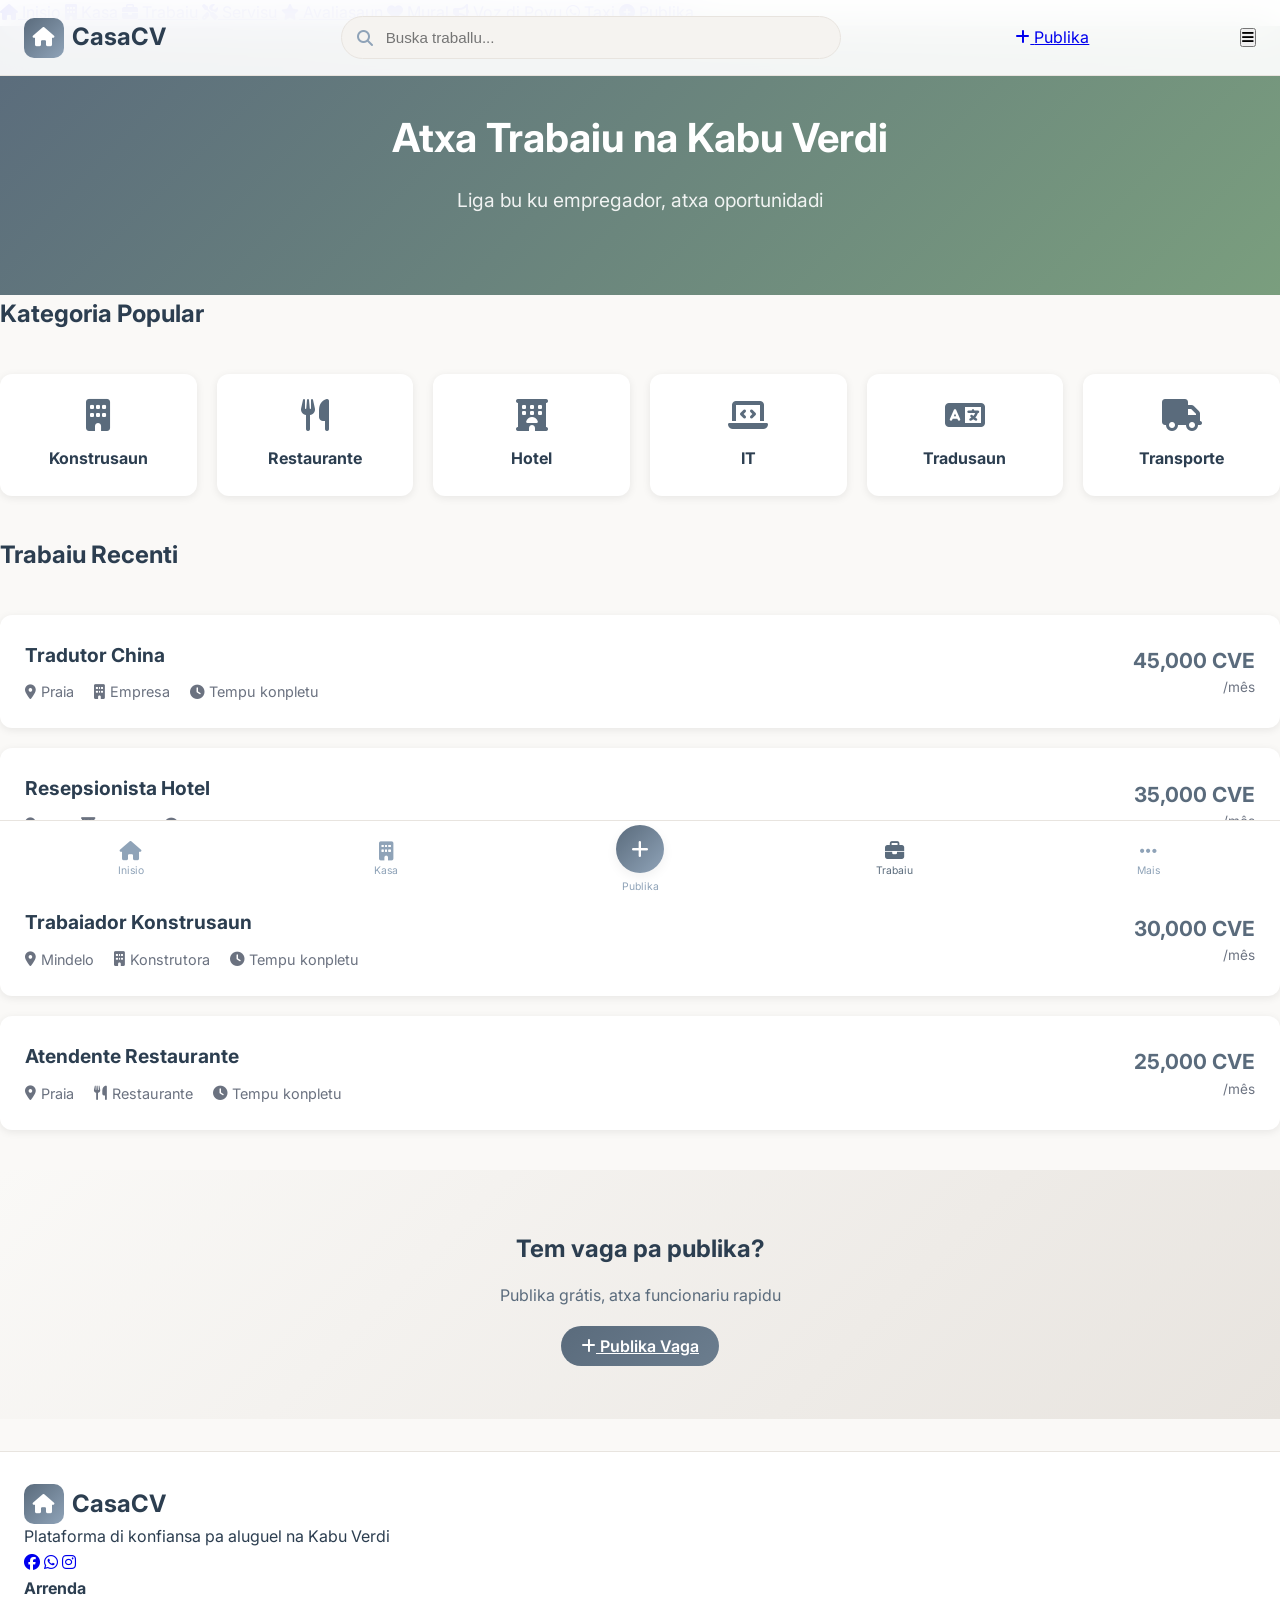
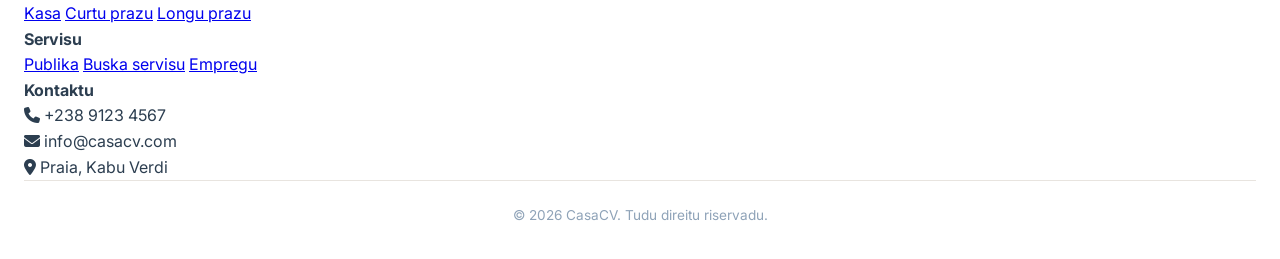
<file: jobs.html>
<!DOCTYPE html>
<html lang="ke">
<head>
    <meta charset="UTF-8">
    <meta name="viewport" content="width=device-width, initial-scale=1.0">
    <title>Trabaiu - CasaCV</title>
    <meta name="description" content="Atxa trabaiu na Kabu Verdi. Empregu na Praia, Mindelo, Sal.">
    <link rel="stylesheet" href="css/modern-style.css">
    <link href="https://fonts.googleapis.com/css2?family=Inter:wght@400;500;600;700&display=swap" rel="stylesheet">
    <link rel="stylesheet" href="https://cdnjs.cloudflare.com/ajax/libs/font-awesome/6.4.0/css/all.min.css">
    <!-- Google tag (gtag.js) -->
    <script async src="https://www.googletagmanager.com/gtag/js?id=G-N52TE42NYM"></script>
    <script>
        window.dataLayer = window.dataLayer || [];
        function gtag(){dataLayer.push(arguments);}
        gtag('js', new Date());
        gtag('config', 'G-N52TE42NYM');
    </script>
    <style>
        .jobs-hero-modern {
            background: linear-gradient(135deg, #5a6b7c 0%, #7a9e7e 100%);
            padding: 80px 0;
            text-align: center;
            color: white;
        }
        .jobs-hero-modern h1 {
            font-size: 2.5rem;
            margin-bottom: 15px;
        }
        .jobs-hero-modern p {
            font-size: 1.2rem;
            opacity: 0.9;
        }
        .job-categories-modern {
            display: grid;
            grid-template-columns: repeat(auto-fit, minmax(150px, 1fr));
            gap: 20px;
            margin: 40px 0;
        }
        .job-category-modern {
            background: white;
            padding: 25px;
            border-radius: 12px;
            text-align: center;
            box-shadow: 0 2px 8px rgba(0,0,0,0.08);
            transition: transform 0.3s;
            cursor: pointer;
        }
        .job-category-modern:hover {
            transform: translateY(-5px);
        }
        .job-category-modern i {
            font-size: 2rem;
            color: #5a6b7c;
            margin-bottom: 15px;
        }
        .job-category-modern h3 {
            font-size: 1rem;
            color: #2c3e50;
        }
        .job-list-modern {
            display: grid;
            gap: 20px;
            margin: 40px 0;
        }
        .job-card-modern {
            background: white;
            border-radius: 12px;
            padding: 25px;
            box-shadow: 0 2px 8px rgba(0,0,0,0.08);
            display: grid;
            grid-template-columns: 1fr auto;
            gap: 20px;
            align-items: center;
        }
        .job-info-modern h3 {
            font-size: 1.2rem;
            margin-bottom: 10px;
            color: #2c3e50;
        }
        .job-meta-modern {
            display: flex;
            gap: 20px;
            color: #6b7280;
            font-size: 0.9rem;
            flex-wrap: wrap;
        }
        .job-meta-modern span {
            display: flex;
            align-items: center;
            gap: 5px;
        }
        .job-salary-modern {
            text-align: right;
        }
        .job-salary-modern .amount {
            font-size: 1.3rem;
            font-weight: 700;
            color: #5a6b7c;
        }
        .job-salary-modern .period {
            color: #6b7280;
            font-size: 0.85rem;
        }
        .post-job-section-modern {
            background: linear-gradient(135deg, #faf9f7 0%, #e8e4df 100%);
            padding: 60px 0;
            text-align: center;
        }
        .post-job-section-modern h2 {
            margin-bottom: 15px;
            color: #2c3e50;
        }
        .post-job-section-modern p {
            color: #5a6b7c;
            margin-bottom: 25px;
        }
        @media (max-width: 768px) {
            .job-card-modern {
                grid-template-columns: 1fr;
            }
            .job-salary-modern {
                text-align: left;
            }
        }
    </style>
</head>
<body>
    <!-- 顶部导航 -->
    <nav class="navbar-modern">
        <div class="nav-container-modern">
            <a href="index.html" class="logo-modern">
                <i class="fas fa-home"></i>
                <span>CasaCV</span>
            </a>
            <div class="search-bar-modern">
                <i class="fas fa-search"></i>
                <input type="text" placeholder="Buska traballu..." id="search-input">
            </div>
            <div class="nav-actions-modern">
                <a href="publish.html" class="btn-publish-nav">
                    <i class="fas fa-plus"></i>
                    <span>Publika</span>
                </a>
            </div>
            <button class="mobile-menu-btn-modern" id="mobile-menu-btn">
                <i class="fas fa-bars"></i>
            </button>
        </div>
    </nav>

    <!-- 移动端菜单 -->
    <div class="mobile-menu-modern" id="mobile-menu">
        <a href="index.html"><i class="fas fa-home"></i> Inisio</a>
        <a href="listings.html"><i class="fas fa-building"></i> Kasa</a>
        <a href="jobs.html" class="active"><i class="fas fa-briefcase"></i> Trabaiu</a>
        <a href="services.html"><i class="fas fa-tools"></i> Servisu</a>
        <a href="reviews.html"><i class="fas fa-star"></i> Avaliasaun</a>
        <a href="confession-wall.html"><i class="fas fa-heart"></i> Mural</a>
        <a href="complaints.html"><i class="fas fa-bullhorn"></i> Voz di Povu</a>
        <a href="taxi-group.html"><i class="fab fa-whatsapp"></i> Taxi</a>
        <a href="publish.html"><i class="fas fa-plus-circle"></i> Publika</a>
    </div>

    <!-- Hero -->
    <section class="jobs-hero-modern">
        <div class="container">
            <h1>Atxa Trabaiu na Kabu Verdi</h1>
            <p>Liga bu ku empregador, atxa oportunidadi</p>
        </div>
    </section>

    <!-- 职位类别 -->
    <section class="section-modern">
        <div class="container">
            <h2 class="section-title-modern">Kategoria Popular</h2>
            <div class="job-categories-modern">
                <div class="job-category-modern">
                    <i class="fas fa-building"></i>
                    <h3>Konstrusaun</h3>
                </div>
                <div class="job-category-modern">
                    <i class="fas fa-utensils"></i>
                    <h3>Restaurante</h3>
                </div>
                <div class="job-category-modern">
                    <i class="fas fa-hotel"></i>
                    <h3>Hotel</h3>
                </div>
                <div class="job-category-modern">
                    <i class="fas fa-laptop-code"></i>
                    <h3>IT</h3>
                </div>
                <div class="job-category-modern">
                    <i class="fas fa-language"></i>
                    <h3>Tradusaun</h3>
                </div>
                <div class="job-category-modern">
                    <i class="fas fa-truck"></i>
                    <h3>Transporte</h3>
                </div>
            </div>
        </div>
    </section>

    <!-- 最新职位 -->
    <section class="section-modern" style="background: #faf9f7;">
        <div class="container">
            <h2 class="section-title-modern">Trabaiu Recenti</h2>
            <div class="job-list-modern">
                <div class="job-card-modern">
                    <div class="job-info-modern">
                        <h3>Tradutor China</h3>
                        <div class="job-meta-modern">
                            <span><i class="fas fa-map-marker-alt"></i> Praia</span>
                            <span><i class="fas fa-building"></i> Empresa</span>
                            <span><i class="fas fa-clock"></i> Tempu konpletu</span>
                        </div>
                    </div>
                    <div class="job-salary-modern">
                        <div class="amount">45,000 CVE</div>
                        <div class="period">/mês</div>
                    </div>
                </div>
                <div class="job-card-modern">
                    <div class="job-info-modern">
                        <h3>Resepsionista Hotel</h3>
                        <div class="job-meta-modern">
                            <span><i class="fas fa-map-marker-alt"></i> Sal</span>
                            <span><i class="fas fa-hotel"></i> Resort</span>
                            <span><i class="fas fa-clock"></i> Tempu konpletu</span>
                        </div>
                    </div>
                    <div class="job-salary-modern">
                        <div class="amount">35,000 CVE</div>
                        <div class="period">/mês</div>
                    </div>
                </div>
                <div class="job-card-modern">
                    <div class="job-info-modern">
                        <h3>Trabaiador Konstrusaun</h3>
                        <div class="job-meta-modern">
                            <span><i class="fas fa-map-marker-alt"></i> Mindelo</span>
                            <span><i class="fas fa-building"></i> Konstrutora</span>
                            <span><i class="fas fa-clock"></i> Tempu konpletu</span>
                        </div>
                    </div>
                    <div class="job-salary-modern">
                        <div class="amount">30,000 CVE</div>
                        <div class="period">/mês</div>
                    </div>
                </div>
                <div class="job-card-modern">
                    <div class="job-info-modern">
                        <h3>Atendente Restaurante</h3>
                        <div class="job-meta-modern">
                            <span><i class="fas fa-map-marker-alt"></i> Praia</span>
                            <span><i class="fas fa-utensils"></i> Restaurante</span>
                            <span><i class="fas fa-clock"></i> Tempu konpletu</span>
                        </div>
                    </div>
                    <div class="job-salary-modern">
                        <div class="amount">25,000 CVE</div>
                        <div class="period">/mês</div>
                    </div>
                </div>
            </div>
        </div>
    </section>

    <!-- 发布职位 -->
    <section class="post-job-section-modern">
        <div class="container">
            <h2>Tem vaga pa publika?</h2>
            <p>Publika grátis, atxa funcionariu rapidu</p>
            <a href="mailto:houlei@live.cn?subject=Publika Vaga" class="btn-primary-modern">
                <i class="fas fa-plus"></i> Publika Vaga
            </a>
        </div>
    </section>

    <!-- 页脚 -->
    <footer class="footer-modern">
        <div class="container">
            <div class="footer-grid-modern">
                <div class="footer-brand-modern">
                    <a href="index.html" class="logo-modern">
                        <i class="fas fa-home"></i>
                        <span>CasaCV</span>
                    </a>
                    <p>Plataforma di konfiansa pa aluguel na Kabu Verdi</p>
                    <div class="social-links-modern">
                        <a href="#"><i class="fab fa-facebook"></i></a>
                        <a href="#"><i class="fab fa-whatsapp"></i></a>
                        <a href="#"><i class="fab fa-instagram"></i></a>
                    </div>
                </div>
                <div class="footer-links-modern">
                    <h4>Arrenda</h4>
                    <a href="listings.html">Kasa</a>
                    <a href="listings.html?type=short">Curtu prazu</a>
                    <a href="listings.html?type=long">Longu prazu</a>
                </div>
                <div class="footer-links-modern">
                    <h4>Servisu</h4>
                    <a href="publish.html">Publika</a>
                    <a href="services.html">Buska servisu</a>
                    <a href="jobs.html">Empregu</a>
                </div>
                <div class="footer-links-modern">
                    <h4>Kontaktu</h4>
                    <p><i class="fas fa-phone"></i> +238 9123 4567</p>
                    <p><i class="fas fa-envelope"></i> info@casacv.com</p>
                    <p><i class="fas fa-map-marker-alt"></i> Praia, Kabu Verdi</p>
                </div>
            </div>
            <div class="footer-bottom-modern">
                <p>&copy; 2026 CasaCV. Tudu direitu riservadu.</p>
            </div>
        </div>
    </footer>

    <!-- 移动端底部导航 -->
    <nav class="mobile-bottom-nav-modern" id="mobile-bottom-nav">
        <a href="index.html" class="nav-item-modern">
            <i class="fas fa-home"></i>
            <span>Inisio</span>
        </a>
        <a href="listings.html" class="nav-item-modern">
            <i class="fas fa-building"></i>
            <span>Kasa</span>
        </a>
        <a href="publish.html" class="nav-item-modern nav-item-main-modern">
            <div class="nav-main-btn-modern">
                <i class="fas fa-plus"></i>
            </div>
            <span>Publika</span>
        </a>
        <a href="jobs.html" class="nav-item-modern active">
            <i class="fas fa-briefcase"></i>
            <span>Trabaiu</span>
        </a>
        <a href="#" class="nav-item-modern" id="more-menu-btn">
            <i class="fas fa-ellipsis-h"></i>
            <span>Mais</span>
        </a>
    </nav>

    <!-- 更多菜单弹窗 -->
    <div class="more-menu-modal" id="more-menu-modal">
        <div class="more-menu-content">
            <a href="services.html"><i class="fas fa-tools"></i> Servisu</a>
            <a href="reviews.html"><i class="fas fa-star"></i> Avaliasaun</a>
            <a href="confession-wall.html"><i class="fas fa-heart"></i> Mural</a>
            <a href="complaints.html"><i class="fas fa-bullhorn"></i> Voz di Povu</a>
            <a href="taxi-group.html"><i class="fab fa-whatsapp"></i> Taxi</a>
            <a href="tenders.html"><i class="fas fa-gavel"></i> Licitasaun</a>
        </div>
    </div>

    <script src="js/i18n.js"></script>
    <script src="js/main.js"></script>
</body>
</html>
</file>
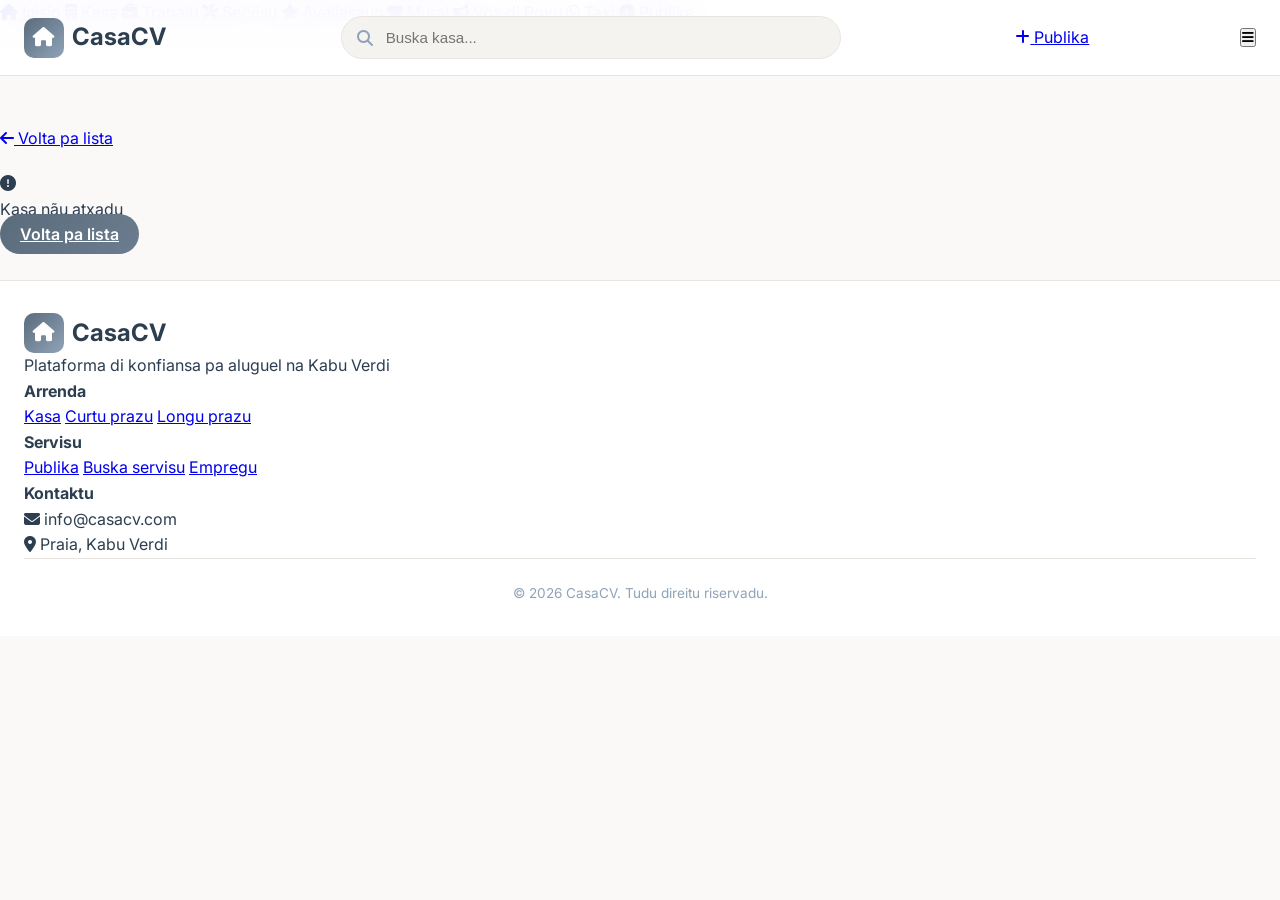
<file: listing-detail.html>
<!DOCTYPE html>
<html lang="ke">
<head>
    <meta charset="UTF-8">
    <meta name="viewport" content="width=device-width, initial-scale=1.0">
    <title>Detalhi di Kasa - CasaCV</title>
    <meta name="description" content="Detalhi di kasa pa arrenda na Kabu Verdi.">
    <link rel="stylesheet" href="css/modern-style.css">
    <link href="https://fonts.googleapis.com/css2?family=Inter:wght@400;500;600;700&display=swap" rel="stylesheet">
    <link rel="stylesheet" href="https://cdnjs.cloudflare.com/ajax/libs/font-awesome/6.4.0/css/all.min.css">
    <script async src="https://www.googletagmanager.com/gtag/js?id=G-N52TE42NYM"></script>
    <script>
        window.dataLayer = window.dataLayer || [];
        function gtag(){dataLayer.push(arguments);}
        gtag('js', new Date());
        gtag('config', 'G-N52TE42NYM');
    </script>
</head>
<body>
    <!-- 顶部导航 -->
    <nav class="navbar-modern">
        <div class="nav-container-modern">
            <a href="index.html" class="logo-modern">
                <i class="fas fa-home"></i>
                <span>CasaCV</span>
            </a>
            <div class="search-bar-modern">
                <i class="fas fa-search"></i>
                <input type="text" placeholder="Buska kasa..." id="search-input">
            </div>
            <div class="nav-actions-modern">
                <a href="publish.html" class="btn-publish-nav">
                    <i class="fas fa-plus"></i>
                    <span>Publika</span>
                </a>
            </div>
            <button class="mobile-menu-btn-modern" id="mobile-menu-btn">
                <i class="fas fa-bars"></i>
            </button>
        </div>
    </nav>

    <!-- 移动端菜单 -->
    <div class="mobile-menu-modern" id="mobile-menu">
        <a href="index.html"><i class="fas fa-home"></i> Inisio</a>
        <a href="listings.html"><i class="fas fa-building"></i> Kasa</a>
        <a href="jobs.html"><i class="fas fa-briefcase"></i> Trabaiu</a>
        <a href="services.html"><i class="fas fa-tools"></i> Servisu</a>
        <a href="reviews.html"><i class="fas fa-star"></i> Avaliasaun</a>
        <a href="confession-wall.html"><i class="fas fa-heart"></i> Mural</a>
        <a href="complaints.html"><i class="fas fa-bullhorn"></i> Voz di Povu</a>
        <a href="taxi-group.html"><i class="fab fa-whatsapp"></i> Taxi</a>
        <a href="publish.html"><i class="fas fa-plus-circle"></i> Publika</a>
    </div>

    <!-- 返回按钮 -->
    <div class="container" style="padding-top: 100px; padding-bottom: 20px;">
        <a href="listings.html" class="btn-back-modern">
            <i class="fas fa-arrow-left"></i> Volta pa lista
        </a>
    </div>

    <!-- 房源详情 -->
    <section class="listing-detail-section">
        <div class="container">
            <div id="listing-detail-content">
                <!-- 内容将通过JS动态加载 -->
            </div>
        </div>
    </section>

    <!-- 页脚 -->
    <footer class="footer-modern">
        <div class="container">
            <div class="footer-grid-modern">
                <div class="footer-brand-modern">
                    <a href="index.html" class="logo-modern">
                        <i class="fas fa-home"></i>
                        <span>CasaCV</span>
                    </a>
                    <p>Plataforma di konfiansa pa aluguel na Kabu Verdi</p>
                </div>
                <div class="footer-links-modern">
                    <h4>Arrenda</h4>
                    <a href="listings.html">Kasa</a>
                    <a href="listings.html?type=short">Curtu prazu</a>
                    <a href="listings.html?type=long">Longu prazu</a>
                </div>
                <div class="footer-links-modern">
                    <h4>Servisu</h4>
                    <a href="publish.html">Publika</a>
                    <a href="services.html">Buska servisu</a>
                    <a href="jobs.html">Empregu</a>
                </div>
                <div class="footer-links-modern">
                    <h4>Kontaktu</h4>
                    <p><i class="fas fa-envelope"></i> info@casacv.com</p>
                    <p><i class="fas fa-map-marker-alt"></i> Praia, Kabu Verdi</p>
                </div>
            </div>
            <div class="footer-bottom-modern">
                <p>&copy; 2026 CasaCV. Tudu direitu riservadu.</p>
            </div>
        </div>
    </footer>

    <script src="js/main.js"></script>
    <script src="js/listings-extended.js"></script>
    <script src="js/interactions.js"></script>
    <script>
        // 获取URL参数中的房源ID
        function getListingId() {
            const params = new URLSearchParams(window.location.search);
            return parseInt(params.get('id'));
        }

        // 渲染房源详情
        function renderListingDetail() {
            const id = getListingId();
            const listing = listingsData.find(l => l.id === id);
            const container = document.getElementById('listing-detail-content');
            
            if (!listing) {
                container.innerHTML = `
                    <div class="no-results-modern">
                        <i class="fas fa-exclamation-circle"></i>
                        <p>Kasa nãu atxadu</p>
                        <a href="listings.html" class="btn-primary-modern">Volta pa lista</a>
                    </div>
                `;
                return;
            }

            const lang = 'pt'; // 使用葡语/Kriolu
            const priceUnit = listing.priceType === 'day' ? '/ dia' : '/ mês';
            const rentTypeText = listing.rentType === 'short' ? 'Curtu prazu' : 'Longu prazu';

            container.innerHTML = `
                <div class="listing-detail-grid">
                    <div class="listing-detail-images">
                        <div class="main-image">
                            <img src="${listing.image}" alt="${listing.title[lang]}">
                        </div>
                    </div>
                    <div class="listing-detail-info">
                        <div class="listing-detail-header">
                            <span class="listing-badge ${listing.badge}">${rentTypeText}</span>
                            <h1>${listing.title[lang]}</h1>
                            <div class="listing-location">
                                <i class="fas fa-map-marker-alt"></i>
                                <span>${listing.location[lang]}</span>
                            </div>
                        </div>
                        
                        <div class="listing-detail-price">
                            <span class="price">${listing.price.toLocaleString()} CVE</span>
                            <span class="period">${priceUnit}</span>
                        </div>

                        <div class="listing-detail-features">
                            <div class="feature-item">
                                <i class="fas fa-bed"></i>
                                <span>${listing.rooms} Quartu</span>
                            </div>
                            <div class="feature-item">
                                <i class="fas fa-bath"></i>
                                <span>${listing.bathrooms} Banhu</span>
                            </div>
                            <div class="feature-item">
                                <i class="fas fa-ruler-combined"></i>
                                <span>${listing.area} m²</span>
                            </div>
                        </div>

                        <div class="listing-detail-description">
                            <h3>Diskrisaun</h3>
                            <p>Kasa di kalidadi, prontu pa mudansa. Localizasaun otimu, pertu di tudu servisu. 
                            Kondisiones di pagamentu flexivel. Pa mais informasaun, kontaktu nos.</p>
                        </div>

                        <div class="listing-detail-contact">
                            <h3>Kontaktu</h3>
                            <div class="contact-buttons">
                                <a href="tel:+23891234567" class="btn-contact-phone">
                                    <i class="fas fa-phone"></i>
                                    <span>Liga</span>
                                </a>
                                <a href="https://wa.me/23891234567" class="btn-contact-whatsapp" target="_blank">
                                    <i class="fab fa-whatsapp"></i>
                                    <span>WhatsApp</span>
                                </a>
                            </div>
                        </div>

                        <div class="listing-detail-actions">
                            <button class="btn-favorite" onclick="toggleFavorite(${listing.id})">
                                <i class="far fa-heart"></i>
                                <span>Guarda</span>
                            </button>
                            <button class="btn-share" onclick="shareListing(${listing.id})">
                                <i class="fas fa-share-alt"></i>
                                <span>Partilha</span>
                            </button>
                        </div>
                    </div>
                </div>
            `;
        }

        // 分享房源
        function shareListing(id) {
            const url = window.location.href;
            if (navigator.share) {
                navigator.share({
                    title: 'CasaCV - Kasa pa Arrenda',
                    url: url
                });
            } else {
                // 复制链接到剪贴板
                navigator.clipboard.writeText(url).then(() => {
                    alert('Link kopiadu!');
                });
            }
        }

        // 页面加载时渲染
        document.addEventListener('DOMContentLoaded', renderListingDetail);
    </script>
</body>
</html>
</file>
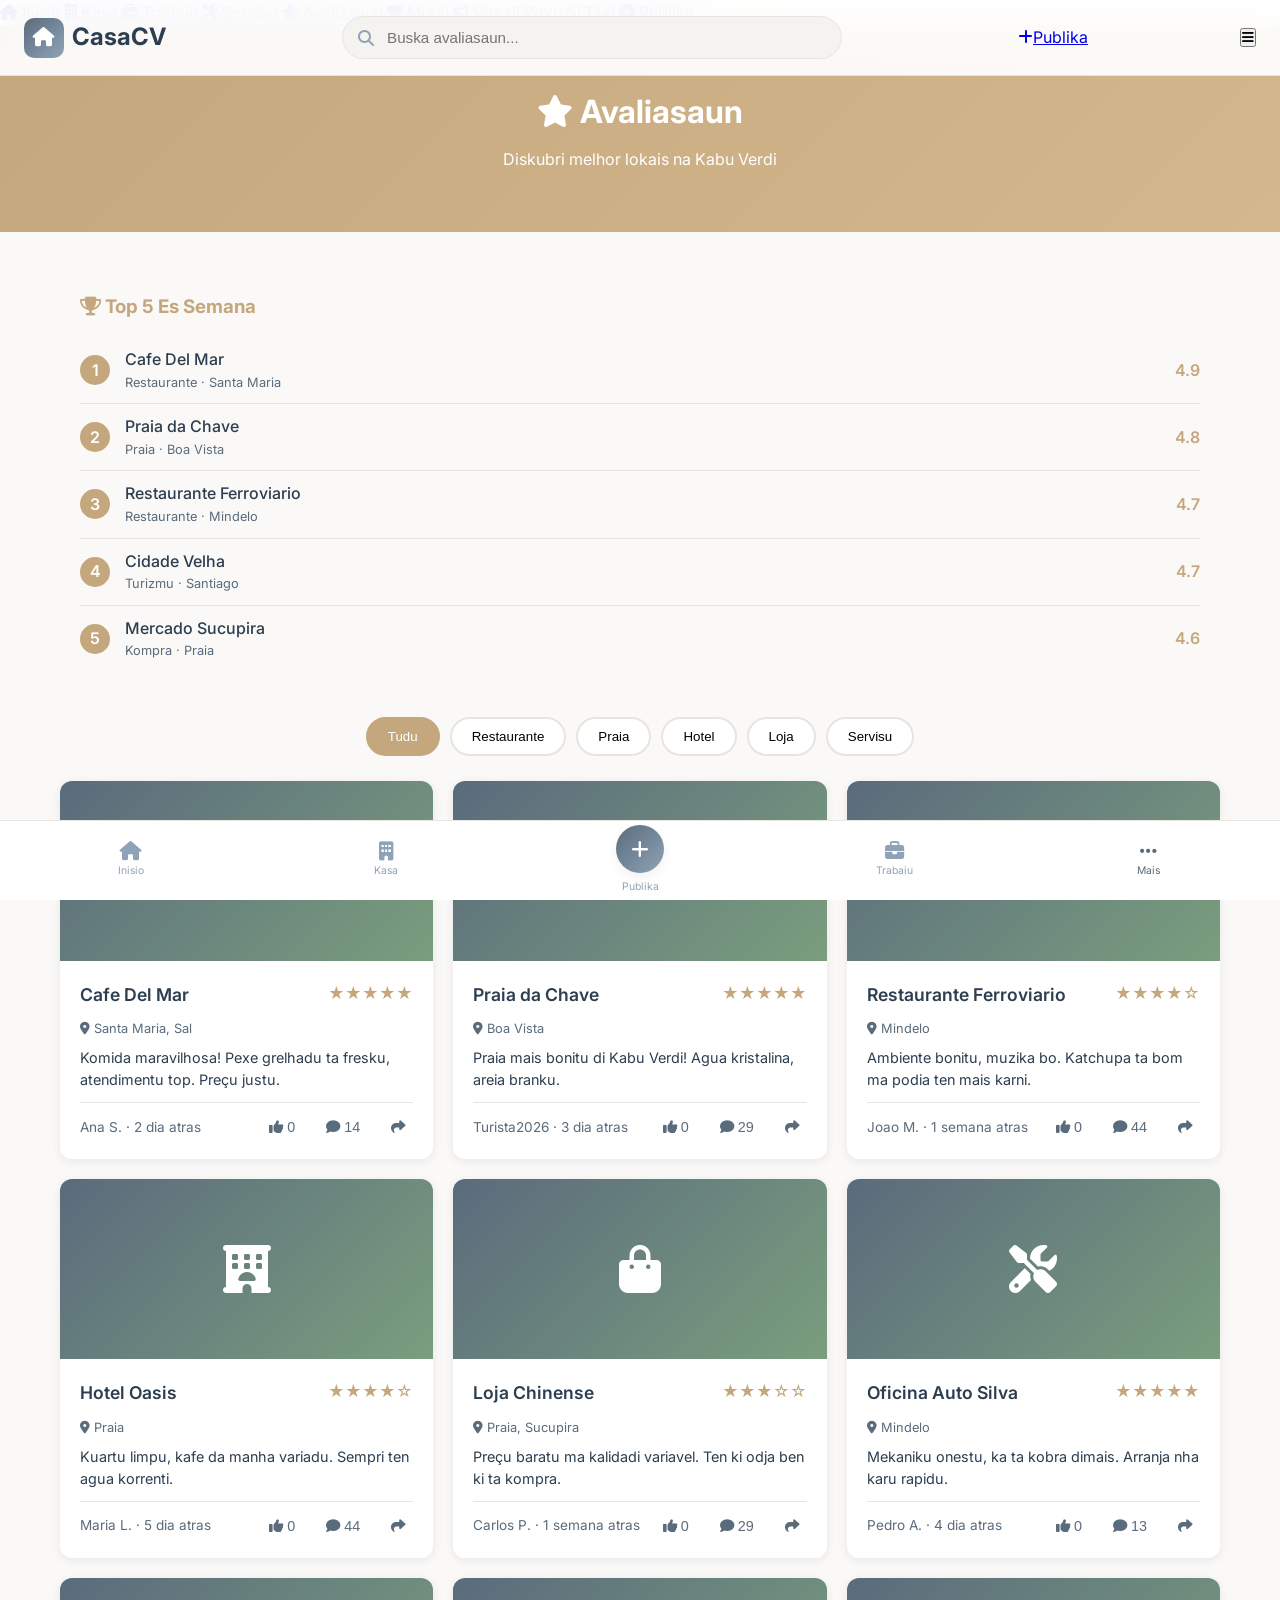
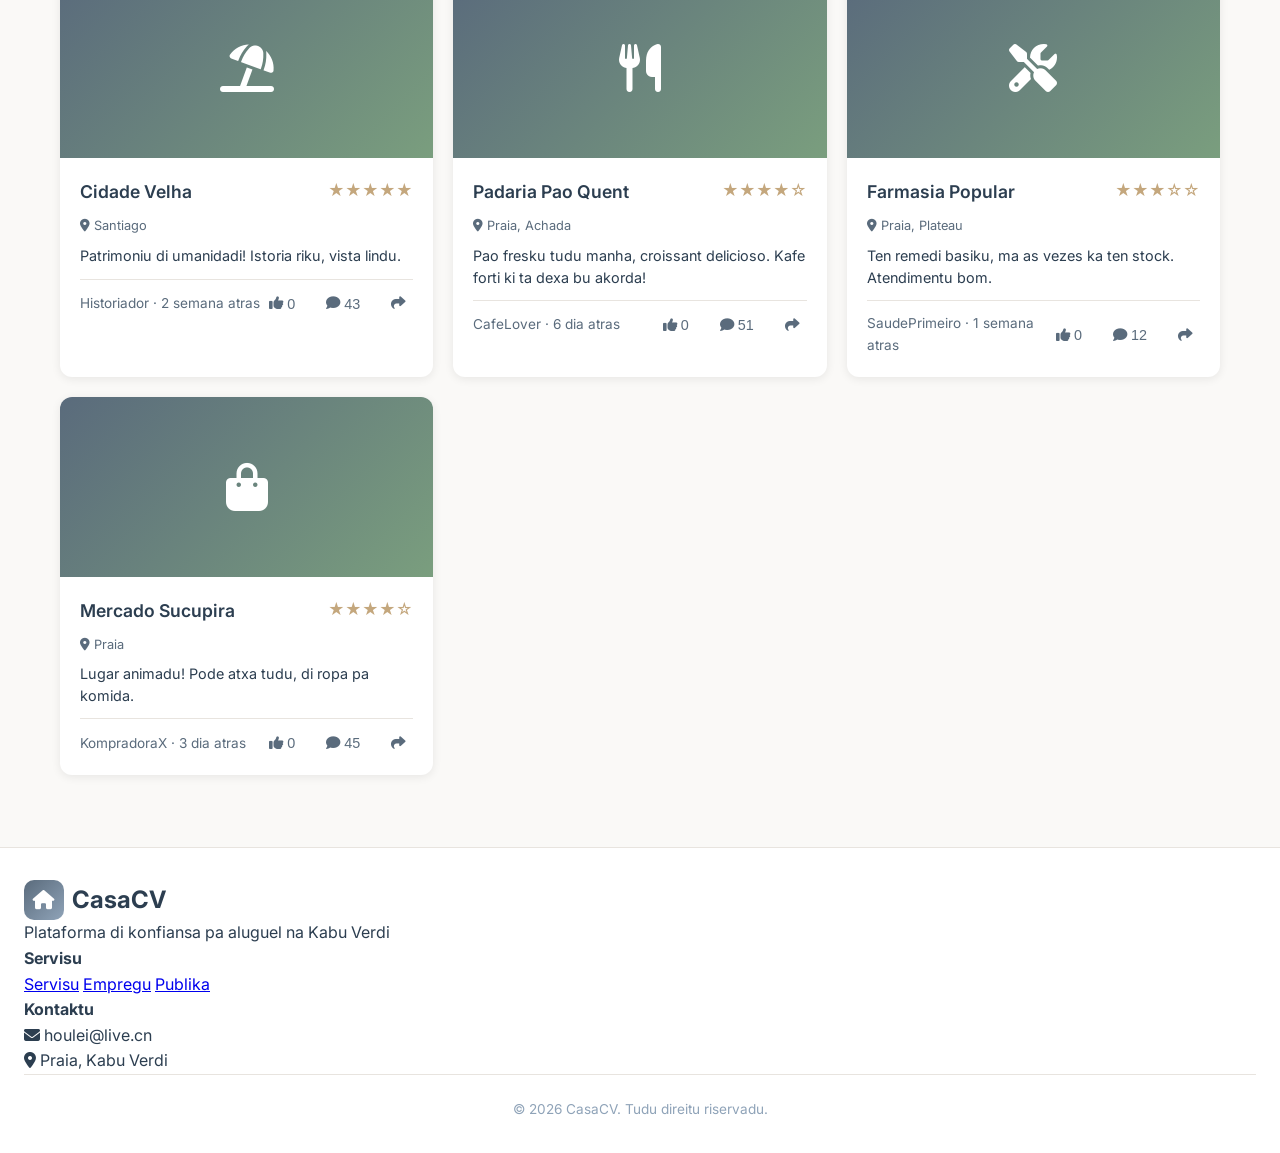
<file: reviews.html>
<!DOCTYPE html>
<html lang="ke">
<head>
    <meta charset="UTF-8">
    <meta name="viewport" content="width=device-width, initial-scale=1.0">
    <title>Avaliasaun - CasaCV</title>
    <meta name="description" content="Avalia lokais na Kabu Verdi. Restaurante, praia, hotel.">
    <link rel="stylesheet" href="css/modern-style.css">
    <link href="https://fonts.googleapis.com/css2?family=Inter:wght@400;500;600;700&display=swap" rel="stylesheet">
    <link rel="stylesheet" href="https://cdnjs.cloudflare.com/ajax/libs/font-awesome/6.4.0/css/all.min.css">
    <script async src="https://www.googletagmanager.com/gtag/js?id=G-N52TE42NYM"></script>
    <script>
        window.dataLayer = window.dataLayer || [];
        function gtag(){dataLayer.push(arguments);}
        gtag('js', new Date());
        gtag('config', 'G-N52TE42NYM');
    </script>
    <style>
        .review-hero-modern { background: linear-gradient(135deg, #c4a77d, #d4b78d); color: white; padding: 60px 20px; text-align: center; }
        .review-hero-modern h1 { font-size: 2rem; margin-bottom: 10px; }
        .review-section-modern { padding: 40px 20px; max-width: 1200px; margin: 0 auto; }
        .category-tabs-modern { display: flex; gap: 10px; margin-bottom: 25px; flex-wrap: wrap; justify-content: center; }
        .category-tab-modern { padding: 10px 20px; border: 2px solid #e8e4df; border-radius: 25px; background: white; cursor: pointer; font-weight: 500; }
        .category-tab-modern.active { background: #c4a77d; color: white; border-color: #c4a77d; }
        .review-grid-modern { display: grid; grid-template-columns: repeat(auto-fit, minmax(300px, 1fr)); gap: 20px; }
        .review-card-modern { background: white; border-radius: 12px; overflow: hidden; box-shadow: 0 2px 10px rgba(0,0,0,0.08); }
        .review-image-modern { height: 180px; background: linear-gradient(135deg, #5a6b7c, #7a9e7e); display: flex; align-items: center; justify-content: center; color: white; font-size: 3rem; }
        .review-content-modern { padding: 20px; }
        .review-header-modern { display: flex; justify-content: space-between; align-items: flex-start; margin-bottom: 10px; }
        .review-name-modern { font-size: 1.1rem; font-weight: 600; color: #2c3e50; }
        .review-rating-modern { color: #c4a77d; }
        .review-category-modern { font-size: 0.8rem; color: #5a6b7c; margin-bottom: 8px; }
        .review-text-modern { color: #2c3e50; font-size: 0.9rem; line-height: 1.5; margin-bottom: 12px; }
        .review-footer-modern { display: flex; justify-content: space-between; align-items: center; font-size: 0.85rem; color: #5a6b7c; border-top: 1px solid #e8e4df; padding-top: 12px; }
        .review-actions-modern { display: flex; gap: 15px; }
        .review-actions-modern span { cursor: pointer; }
        .review-actions-modern span:hover { color: #c4a77d; }
        .top-rated-modern { background: #faf9f7; border-radius: 10px; padding: 20px; margin-bottom: 25px; }
        .top-rated-modern h3 { color: #c4a77d; margin-bottom: 15px; }
        .top-item-modern { display: flex; align-items: center; padding: 10px 0; border-bottom: 1px solid #e8e4df; }
        .top-item-modern:last-child { border-bottom: none; }
        .top-rank-modern { width: 30px; height: 30px; background: #c4a77d; color: white; border-radius: 50%; display: flex; align-items: center; justify-content: center; font-weight: 600; margin-right: 15px; }
        .top-info-modern { flex: 1; }
        .top-name-modern { font-weight: 500; color: #2c3e50; }
        .top-category-modern { font-size: 0.8rem; color: #5a6b7c; }
        .top-score-modern { color: #c4a77d; font-weight: 600; }
    </style>
</head>
<body>
    <!-- 顶部导航 -->
    <nav class="navbar-modern">
        <div class="nav-container-modern">
            <a href="index.html" class="logo-modern"><i class="fas fa-home"></i><span>CasaCV</span></a>
            <div class="search-bar-modern">
                <i class="fas fa-search"></i>
                <input type="text" placeholder="Buska avaliasaun..." id="search-input">
            </div>
            <div class="nav-actions-modern">
                <a href="publish.html" class="btn-publish-nav"><i class="fas fa-plus"></i><span>Publika</span></a>
            </div>
            <button class="mobile-menu-btn-modern" id="mobile-menu-btn"><i class="fas fa-bars"></i></button>
        </div>
    </nav>

    <!-- 移动端菜单 -->
    <div class="mobile-menu-modern" id="mobile-menu">
        <a href="index.html"><i class="fas fa-home"></i> Inisio</a>
        <a href="listings.html"><i class="fas fa-building"></i> Kasa</a>
        <a href="jobs.html"><i class="fas fa-briefcase"></i> Trabaiu</a>
        <a href="services.html"><i class="fas fa-tools"></i> Servisu</a>
        <a href="reviews.html" class="active"><i class="fas fa-star"></i> Avaliasaun</a>
        <a href="confession-wall.html"><i class="fas fa-heart"></i> Mural</a>
        <a href="complaints.html"><i class="fas fa-bullhorn"></i> Voz di Povu</a>
        <a href="taxi-group.html"><i class="fab fa-whatsapp"></i> Taxi</a>
        <a href="publish.html"><i class="fas fa-plus-circle"></i> Publika</a>
    </div>

    <section class="review-hero-modern">
        <h1><i class="fas fa-star"></i> Avaliasaun</h1>
        <p>Diskubri melhor lokais na Kabu Verdi</p>
    </section>

    <section class="review-section-modern">
        <div class="top-rated-modern">
            <h3><i class="fas fa-trophy"></i> Top 5 Es Semana</h3>
            <div class="top-item-modern">
                <div class="top-rank-modern">1</div>
                <div class="top-info-modern">
                    <div class="top-name-modern">Cafe Del Mar</div>
                    <div class="top-category-modern">Restaurante · Santa Maria</div>
                </div>
                <div class="top-score-modern">4.9</div>
            </div>
            <div class="top-item-modern">
                <div class="top-rank-modern">2</div>
                <div class="top-info-modern">
                    <div class="top-name-modern">Praia da Chave</div>
                    <div class="top-category-modern">Praia · Boa Vista</div>
                </div>
                <div class="top-score-modern">4.8</div>
            </div>
            <div class="top-item-modern">
                <div class="top-rank-modern">3</div>
                <div class="top-info-modern">
                    <div class="top-name-modern">Restaurante Ferroviario</div>
                    <div class="top-category-modern">Restaurante · Mindelo</div>
                </div>
                <div class="top-score-modern">4.7</div>
            </div>
            <div class="top-item-modern">
                <div class="top-rank-modern">4</div>
                <div class="top-info-modern">
                    <div class="top-name-modern">Cidade Velha</div>
                    <div class="top-category-modern">Turizmu · Santiago</div>
                </div>
                <div class="top-score-modern">4.7</div>
            </div>
            <div class="top-item-modern">
                <div class="top-rank-modern">5</div>
                <div class="top-info-modern">
                    <div class="top-name-modern">Mercado Sucupira</div>
                    <div class="top-category-modern">Kompra · Praia</div>
                </div>
                <div class="top-score-modern">4.6</div>
            </div>
        </div>

        <div class="category-tabs-modern">
            <button class="category-tab-modern active" data-cat="all">Tudu</button>
            <button class="category-tab-modern" data-cat="restaurant">Restaurante</button>
            <button class="category-tab-modern" data-cat="beach">Praia</button>
            <button class="category-tab-modern" data-cat="hotel">Hotel</button>
            <button class="category-tab-modern" data-cat="shop">Loja</button>
            <button class="category-tab-modern" data-cat="service">Servisu</button>
        </div>

        <div class="review-grid-modern" id="reviewGrid"></div>
    </section>

    <!-- 页脚 -->
    <footer class="footer-modern">
        <div class="container">
            <div class="footer-grid-modern">
                <div class="footer-brand-modern">
                    <a href="index.html" class="logo-modern"><i class="fas fa-home"></i><span>CasaCV</span></a>
                    <p>Plataforma di konfiansa pa aluguel na Kabu Verdi</p>
                </div>
                <div class="footer-links-modern">
                    <h4>Servisu</h4>
                    <a href="services.html">Servisu</a>
                    <a href="jobs.html">Empregu</a>
                    <a href="publish.html">Publika</a>
                </div>
                <div class="footer-links-modern">
                    <h4>Kontaktu</h4>
                    <p><i class="fas fa-envelope"></i> houlei@live.cn</p>
                    <p><i class="fas fa-map-marker-alt"></i> Praia, Kabu Verdi</p>
                </div>
            </div>
            <div class="footer-bottom-modern">
                <p>&copy; 2026 CasaCV. Tudu direitu riservadu.</p>
            </div>
        </div>
    </footer>

    <!-- 移动端底部导航 -->
    <nav class="mobile-bottom-nav-modern" id="mobile-bottom-nav">
        <a href="index.html" class="nav-item-modern"><i class="fas fa-home"></i><span>Inisio</span></a>
        <a href="listings.html" class="nav-item-modern"><i class="fas fa-building"></i><span>Kasa</span></a>
        <a href="publish.html" class="nav-item-modern nav-item-main-modern"><div class="nav-main-btn-modern"><i class="fas fa-plus"></i></div><span>Publika</span></a>
        <a href="jobs.html" class="nav-item-modern"><i class="fas fa-briefcase"></i><span>Trabaiu</span></a>
        <a href="#" class="nav-item-modern active" id="more-menu-btn"><i class="fas fa-ellipsis-h"></i><span>Mais</span></a>
    </nav>

    <!-- 更多菜单弹窗 -->
    <div class="more-menu-modal" id="more-menu-modal">
        <div class="more-menu-content">
            <a href="services.html"><i class="fas fa-tools"></i> Servisu</a>
            <a href="reviews.html" class="active"><i class="fas fa-star"></i> Avaliasaun</a>
            <a href="confession-wall.html"><i class="fas fa-heart"></i> Mural</a>
            <a href="complaints.html"><i class="fas fa-bullhorn"></i> Voz di Povu</a>
            <a href="taxi-group.html"><i class="fab fa-whatsapp"></i> Taxi</a>
            <a href="tenders.html"><i class="fas fa-gavel"></i> Licitasaun</a>
        </div>
    </div>

    <script src="js/i18n.js"></script>
    <script src="js/main.js"></script>
    <script src="js/interactions.js"></script>
    <script>
        const reviews = [
            { id: 1, name: "Cafe Del Mar", category: "restaurant", location: "Santa Maria, Sal", rating: 5, text: "Komida maravilhosa! Pexe grelhadu ta fresku, atendimentu top. Preçu justu.", author: "Ana S.", time: "2 dia atras", likes: 312 },
            { id: 2, name: "Praia da Chave", category: "beach", location: "Boa Vista", rating: 5, text: "Praia mais bonitu di Kabu Verdi! Agua kristalina, areia branku.", author: "Turista2026", time: "3 dia atras", likes: 289 },
            { id: 3, name: "Restaurante Ferroviario", category: "restaurant", location: "Mindelo", rating: 4, text: "Ambiente bonitu, muzika bo. Katchupa ta bom ma podia ten mais karni.", author: "Joao M.", time: "1 semana atras", likes: 156 },
            { id: 4, name: "Hotel Oasis", category: "hotel", location: "Praia", rating: 4, text: "Kuartu limpu, kafe da manha variadu. Sempri ten agua korrenti.", author: "Maria L.", time: "5 dia atras", likes: 234 },
            { id: 5, name: "Loja Chinense", category: "shop", location: "Praia, Sucupira", rating: 3, text: "Preçu baratu ma kalidadi variavel. Ten ki odja ben ki ta kompra.", author: "Carlos P.", time: "1 semana atras", likes: 89 },
            { id: 6, name: "Oficina Auto Silva", category: "service", location: "Mindelo", rating: 5, text: "Mekaniku onestu, ka ta kobra dimais. Arranja nha karu rapidu.", author: "Pedro A.", time: "4 dia atras", likes: 178 },
            { id: 7, name: "Cidade Velha", category: "beach", location: "Santiago", rating: 5, text: "Patrimoniu di umanidadi! Istoria riku, vista lindu.", author: "Historiador", time: "2 semana atras", likes: 445 },
            { id: 8, name: "Padaria Pao Quent", category: "restaurant", location: "Praia, Achada", rating: 4, text: "Pao fresku tudu manha, croissant delicioso. Kafe forti ki ta dexa bu akorda!", author: "CafeLover", time: "6 dia atras", likes: 267 },
            { id: 9, name: "Farmasia Popular", category: "service", location: "Praia, Plateau", rating: 3, text: "Ten remedi basiku, ma as vezes ka ten stock. Atendimentu bom.", author: "SaudePrimeiro", time: "1 semana atras", likes: 123 },
            { id: 10, name: "Mercado Sucupira", category: "shop", location: "Praia", rating: 4, text: "Lugar animadu! Pode atxa tudu, di ropa pa komida.", author: "KompradoraX", time: "3 dia atras", likes: 356 }
        ];

        function renderReviews(filter = 'all') {
            const container = document.getElementById('reviewGrid');
            let filtered = reviews;
            if (filter !== 'all') filtered = reviews.filter(r => r.category === filter);

            container.innerHTML = filtered.map(r => `
                <div class="review-card-modern" data-category="${r.category}">
                    <div class="review-image-modern"><i class="fas fa-${getIcon(r.category)}"></i></div>
                    <div class="review-content-modern">
                        <div class="review-header-modern">
                            <div class="review-name-modern">${r.name}</div>
                            <div class="review-rating-modern">${'★'.repeat(r.rating)}${'☆'.repeat(5-r.rating)}</div>
                        </div>
                        <div class="review-category-modern"><i class="fas fa-map-marker-alt"></i> ${r.location}</div>
                        <div class="review-text-modern">${r.text}</div>
                        <div class="review-footer-modern">
                            <span>${r.author} · ${r.time}</span>
                            <div class="review-actions-modern">
                                <button class="action-btn" data-like-id="${r.id}" data-like-type="review" onclick="CasaCV.toggleLike('${r.id}', 'review')">
                                    <i class="fas fa-thumbs-up"></i> <span class="like-count">${r.likes}</span>
                                </button>
                                <button class="action-btn" onclick="CasaCV.showCommentsModal('${r.id}', 'review')">
                                    <i class="fas fa-comment"></i> ${Math.floor(Math.random() * 50 + 10)}
                                </button>
                                <button class="action-btn" onclick="CasaCV.shareItem('${r.id}', 'review', '${r.name}')">
                                    <i class="fas fa-share"></i>
                                </button>
                            </div>
                        </div>
                    </div>
                </div>
            `).join('');
        }

        function getIcon(cat) {
            const icons = { restaurant: 'utensils', beach: 'umbrella-beach', hotel: 'hotel', shop: 'shopping-bag', service: 'tools' };
            return icons[cat] || 'star';
        }

        document.querySelectorAll('.category-tab-modern').forEach(btn => {
            btn.addEventListener('click', () => {
                document.querySelectorAll('.category-tab-modern').forEach(b => b.classList.remove('active'));
                btn.classList.add('active');
                renderReviews(btn.dataset.cat);
            });
        });

        renderReviews();
    </script>
</body>
</html>
</file>
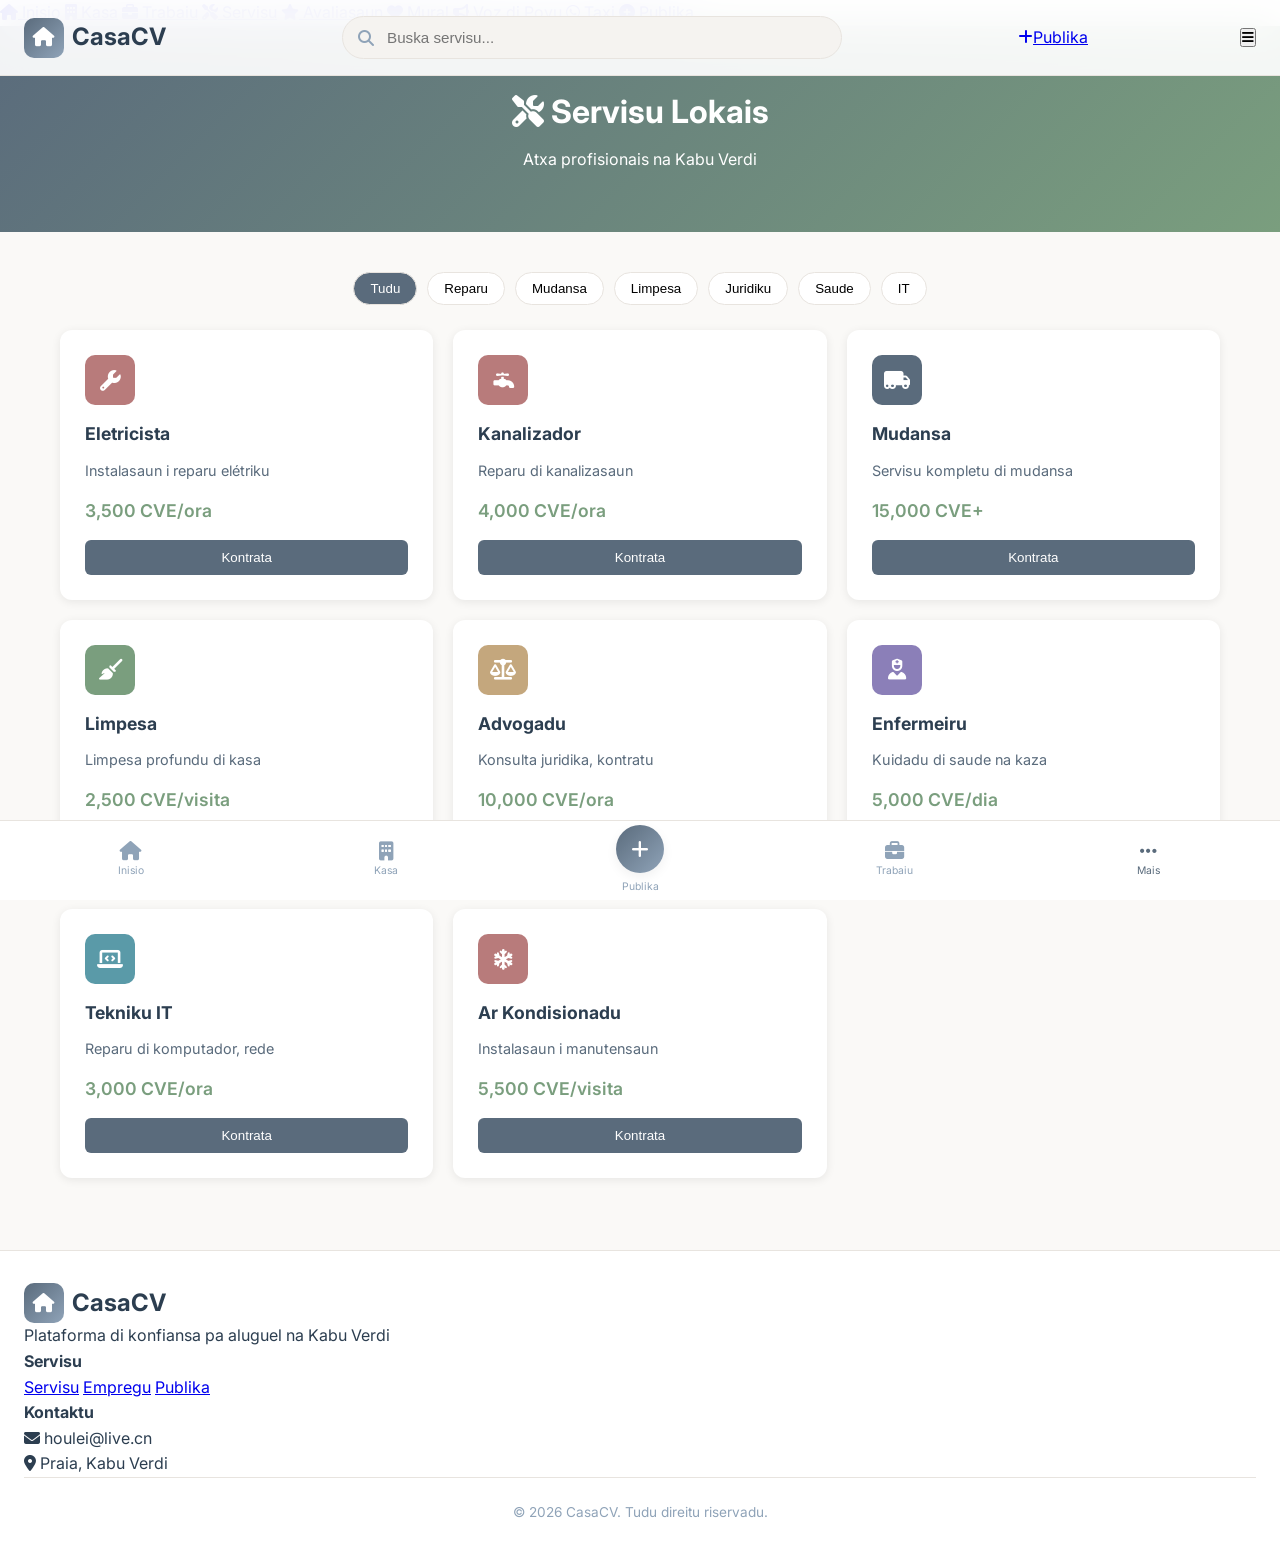
<file: services.html>
<!DOCTYPE html>
<html lang="ke">
<head>
    <meta charset="UTF-8">
    <meta name="viewport" content="width=device-width, initial-scale=1.0">
    <title>Servisu - CasaCV</title>
    <meta name="description" content="Atxa profisionais na Kabu Verdi. Eletricista, kanalizador, mudansa.">
    <link rel="stylesheet" href="css/modern-style.css">
    <link href="https://fonts.googleapis.com/css2?family=Inter:wght@400;500;600;700&display=swap" rel="stylesheet">
    <link rel="stylesheet" href="https://cdnjs.cloudflare.com/ajax/libs/font-awesome/6.4.0/css/all.min.css">
    <script async src="https://www.googletagmanager.com/gtag/js?id=G-N52TE42NYM"></script>
    <script>
        window.dataLayer = window.dataLayer || [];
        function gtag(){dataLayer.push(arguments);}
        gtag('js', new Date());
        gtag('config', 'G-N52TE42NYM');
    </script>
    <style>
        .services-hero-modern { background: linear-gradient(135deg, #5a6b7c, #7a9e7e); color: white; padding: 60px 20px; text-align: center; }
        .services-hero-modern h1 { font-size: 2rem; margin-bottom: 10px; }
        .services-section-modern { padding: 40px 20px; max-width: 1200px; margin: 0 auto; }
        .services-grid-modern { display: grid; grid-template-columns: repeat(auto-fit, minmax(280px, 1fr)); gap: 20px; }
        .service-card-modern { background: white; border-radius: 12px; padding: 25px; box-shadow: 0 2px 10px rgba(0,0,0,0.08); transition: transform 0.3s; }
        .service-card-modern:hover { transform: translateY(-5px); }
        .service-icon-modern { width: 50px; height: 50px; border-radius: 10px; display: flex; align-items: center; justify-content: center; margin-bottom: 15px; font-size: 1.3rem; color: white; }
        .service-icon-modern.repair { background: #b87b7b; }
        .service-icon-modern.transport { background: #5a6b7c; }
        .service-icon-modern.cleaning { background: #7a9e7e; }
        .service-icon-modern.legal { background: #c4a77d; }
        .service-icon-modern.health { background: #8b7fb8; }
        .service-icon-modern.tech { background: #5a9aa8; }
        .service-card-modern h3 { font-size: 1.1rem; margin-bottom: 10px; color: #2c3e50; }
        .service-card-modern p { color: #5a6b7c; font-size: 0.9rem; margin-bottom: 15px; }
        .service-price-modern { color: #7a9e7e; font-weight: 600; font-size: 1.1rem; }
        .btn-hire-modern { width: 100%; padding: 10px; background: #5a6b7c; color: white; border: none; border-radius: 6px; cursor: pointer; margin-top: 15px; }
        .category-filter-modern { display: flex; gap: 10px; margin-bottom: 25px; flex-wrap: wrap; justify-content: center; }
        .category-btn-modern { padding: 8px 16px; border: 1px solid #e8e4df; border-radius: 20px; background: white; cursor: pointer; }
        .category-btn-modern.active { background: #5a6b7c; color: white; }
    </style>
</head>
<body>
    <!-- 顶部导航 -->
    <nav class="navbar-modern">
        <div class="nav-container-modern">
            <a href="index.html" class="logo-modern"><i class="fas fa-home"></i><span>CasaCV</span></a>
            <div class="search-bar-modern">
                <i class="fas fa-search"></i>
                <input type="text" placeholder="Buska servisu..." id="search-input">
            </div>
            <div class="nav-actions-modern">
                <a href="publish.html" class="btn-publish-nav"><i class="fas fa-plus"></i><span>Publika</span></a>
            </div>
            <button class="mobile-menu-btn-modern" id="mobile-menu-btn"><i class="fas fa-bars"></i></button>
        </div>
    </nav>

    <!-- 移动端菜单 -->
    <div class="mobile-menu-modern" id="mobile-menu">
        <a href="index.html"><i class="fas fa-home"></i> Inisio</a>
        <a href="listings.html"><i class="fas fa-building"></i> Kasa</a>
        <a href="jobs.html"><i class="fas fa-briefcase"></i> Trabaiu</a>
        <a href="services.html" class="active"><i class="fas fa-tools"></i> Servisu</a>
        <a href="reviews.html"><i class="fas fa-star"></i> Avaliasaun</a>
        <a href="confession-wall.html"><i class="fas fa-heart"></i> Mural</a>
        <a href="complaints.html"><i class="fas fa-bullhorn"></i> Voz di Povu</a>
        <a href="taxi-group.html"><i class="fab fa-whatsapp"></i> Taxi</a>
        <a href="publish.html"><i class="fas fa-plus-circle"></i> Publika</a>
    </div>

    <section class="services-hero-modern">
        <h1><i class="fas fa-tools"></i> Servisu Lokais</h1>
        <p>Atxa profisionais na Kabu Verdi</p>
    </section>

    <section class="services-section-modern">
        <div class="category-filter-modern">
            <button class="category-btn-modern active" data-cat="all">Tudu</button>
            <button class="category-btn-modern" data-cat="repair">Reparu</button>
            <button class="category-btn-modern" data-cat="transport">Mudansa</button>
            <button class="category-btn-modern" data-cat="cleaning">Limpesa</button>
            <button class="category-btn-modern" data-cat="legal">Juridiku</button>
            <button class="category-btn-modern" data-cat="health">Saude</button>
            <button class="category-btn-modern" data-cat="tech">IT</button>
        </div>

        <div class="services-grid-modern" id="servicesGrid">
            <div class="service-card-modern" data-category="repair">
                <div class="service-icon-modern repair"><i class="fas fa-wrench"></i></div>
                <h3>Eletricista</h3>
                <p>Instalasaun i reparu elétriku</p>
                <div class="service-price-modern">3,500 CVE/ora</div>
                <button class="btn-hire-modern" onclick="alert('Kontaktu: houlei@live.cn')">Kontrata</button>
            </div>
            <div class="service-card-modern" data-category="repair">
                <div class="service-icon-modern repair"><i class="fas fa-faucet"></i></div>
                <h3>Kanalizador</h3>
                <p>Reparu di kanalizasaun</p>
                <div class="service-price-modern">4,000 CVE/ora</div>
                <button class="btn-hire-modern" onclick="alert('Kontaktu: houlei@live.cn')">Kontrata</button>
            </div>
            <div class="service-card-modern" data-category="transport">
                <div class="service-icon-modern transport"><i class="fas fa-truck-moving"></i></div>
                <h3>Mudansa</h3>
                <p>Servisu kompletu di mudansa</p>
                <div class="service-price-modern">15,000 CVE+</div>
                <button class="btn-hire-modern" onclick="alert('Kontaktu: houlei@live.cn')">Kontrata</button>
            </div>
            <div class="service-card-modern" data-category="cleaning">
                <div class="service-icon-modern cleaning"><i class="fas fa-broom"></i></div>
                <h3>Limpesa</h3>
                <p>Limpesa profundu di kasa</p>
                <div class="service-price-modern">2,500 CVE/visita</div>
                <button class="btn-hire-modern" onclick="alert('Kontaktu: houlei@live.cn')">Kontrata</button>
            </div>
            <div class="service-card-modern" data-category="legal">
                <div class="service-icon-modern legal"><i class="fas fa-balance-scale"></i></div>
                <h3>Advogadu</h3>
                <p>Konsulta juridika, kontratu</p>
                <div class="service-price-modern">10,000 CVE/ora</div>
                <button class="btn-hire-modern" onclick="alert('Kontaktu: houlei@live.cn')">Kontrata</button>
            </div>
            <div class="service-card-modern" data-category="health">
                <div class="service-icon-modern health"><i class="fas fa-user-nurse"></i></div>
                <h3>Enfermeiru</h3>
                <p>Kuidadu di saude na kaza</p>
                <div class="service-price-modern">5,000 CVE/dia</div>
                <button class="btn-hire-modern" onclick="alert('Kontaktu: houlei@live.cn')">Kontrata</button>
            </div>
            <div class="service-card-modern" data-category="tech">
                <div class="service-icon-modern tech"><i class="fas fa-laptop-code"></i></div>
                <h3>Tekniku IT</h3>
                <p>Reparu di komputador, rede</p>
                <div class="service-price-modern">3,000 CVE/ora</div>
                <button class="btn-hire-modern" onclick="CasaCV.showContactModal('Tekniku IT', '+238 9789 0123', 'houlei@live.cn', '+23897890123')">Kontrata</button>
            </div>
            <div class="service-card-modern" data-category="repair">
                <div class="service-icon-modern repair"><i class="fas fa-snowflake"></i></div>
                <h3>Ar Kondisionadu</h3>
                <p>Instalasaun i manutensaun</p>
                <div class="service-price-modern">5,500 CVE/visita</div>
                <button class="btn-hire-modern" onclick="CasaCV.showContactModal('Ar Kondisionadu', '+238 9890 1234', 'houlei@live.cn', '+23898901234')">Kontrata</button>
            </div>
        </div>
    </section>

    <!-- 页脚 -->
    <footer class="footer-modern">
        <div class="container">
            <div class="footer-grid-modern">
                <div class="footer-brand-modern">
                    <a href="index.html" class="logo-modern"><i class="fas fa-home"></i><span>CasaCV</span></a>
                    <p>Plataforma di konfiansa pa aluguel na Kabu Verdi</p>
                </div>
                <div class="footer-links-modern">
                    <h4>Servisu</h4>
                    <a href="services.html">Servisu</a>
                    <a href="jobs.html">Empregu</a>
                    <a href="publish.html">Publika</a>
                </div>
                <div class="footer-links-modern">
                    <h4>Kontaktu</h4>
                    <p><i class="fas fa-envelope"></i> houlei@live.cn</p>
                    <p><i class="fas fa-map-marker-alt"></i> Praia, Kabu Verdi</p>
                </div>
            </div>
            <div class="footer-bottom-modern">
                <p>&copy; 2026 CasaCV. Tudu direitu riservadu.</p>
            </div>
        </div>
    </footer>

    <!-- 移动端底部导航 -->
    <nav class="mobile-bottom-nav-modern" id="mobile-bottom-nav">
        <a href="index.html" class="nav-item-modern"><i class="fas fa-home"></i><span>Inisio</span></a>
        <a href="listings.html" class="nav-item-modern"><i class="fas fa-building"></i><span>Kasa</span></a>
        <a href="publish.html" class="nav-item-modern nav-item-main-modern"><div class="nav-main-btn-modern"><i class="fas fa-plus"></i></div><span>Publika</span></a>
        <a href="jobs.html" class="nav-item-modern"><i class="fas fa-briefcase"></i><span>Trabaiu</span></a>
        <a href="#" class="nav-item-modern active" id="more-menu-btn"><i class="fas fa-ellipsis-h"></i><span>Mais</span></a>
    </nav>

    <!-- 更多菜单弹窗 -->
    <div class="more-menu-modal" id="more-menu-modal">
        <div class="more-menu-content">
            <a href="services.html" class="active"><i class="fas fa-tools"></i> Servisu</a>
            <a href="reviews.html"><i class="fas fa-star"></i> Avaliasaun</a>
            <a href="confession-wall.html"><i class="fas fa-heart"></i> Mural</a>
            <a href="complaints.html"><i class="fas fa-bullhorn"></i> Voz di Povu</a>
            <a href="taxi-group.html"><i class="fab fa-whatsapp"></i> Taxi</a>
            <a href="tenders.html"><i class="fas fa-gavel"></i> Licitasaun</a>
        </div>
    </div>

    <script src="js/i18n.js"></script>
    <script src="js/main.js"></script>
    <script src="js/interactions.js"></script>
    <script>
        document.querySelectorAll('.category-btn-modern').forEach(btn => {
            btn.addEventListener('click', () => {
                document.querySelectorAll('.category-btn-modern').forEach(b => b.classList.remove('active'));
                btn.classList.add('active');
                const cat = btn.dataset.cat;
                document.querySelectorAll('.service-card-modern').forEach(card => {
                    card.style.display = (cat === 'all' || card.dataset.category === cat) ? 'block' : 'none';
                });
            });
        });
    </script>
</body>
</html>
</file>
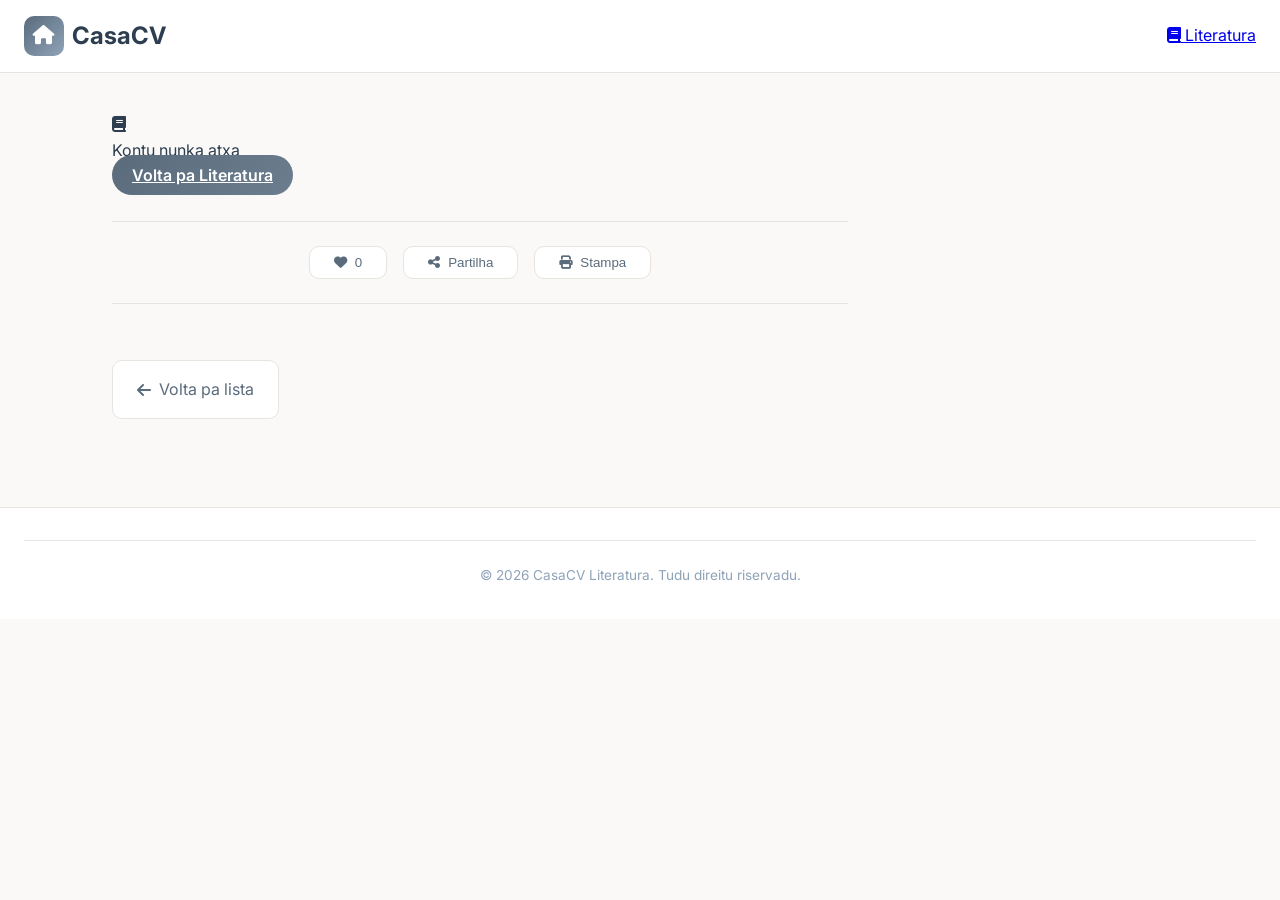
<file: story-detail.html>
<!DOCTYPE html>
<html lang="ke">
<head>
    <meta charset="UTF-8">
    <meta name="viewport" content="width=device-width, initial-scale=1.0">
    <title>Kontu - CasaCV Literatura</title>
    <meta name="description" content="Lei kontu interesanti di China na Kriolu.">
    <link rel="stylesheet" href="css/modern-style.css">
    <link href="https://fonts.googleapis.com/css2?family=Inter:wght@400;500;600;700&display=swap" rel="stylesheet">
    <link rel="stylesheet" href="https://cdnjs.cloudflare.com/ajax/libs/font-awesome/6.4.0/css/all.min.css">
    <script async src="https://www.googletagmanager.com/gtag/js?id=G-N52TE42NYM"></script>
    <script>
        window.dataLayer = window.dataLayer || [];
        function gtag(){dataLayer.push(arguments);}
        gtag('js', new Date());
        gtag('config', 'G-N52TE42NYM');
    </script>
    <style>
        .story-detail-container {
            max-width: 800px;
            margin: 0 auto;
            padding: var(--space-xl);
        }
        .story-header {
            text-align: center;
            margin-bottom: var(--space-xl);
            padding-bottom: var(--space-lg);
            border-bottom: 2px solid var(--border-color);
        }
        .story-header h1 {
            font-size: 2.5rem;
            color: var(--text-primary);
            margin-bottom: var(--space-sm);
        }
        .story-original-title {
            font-size: 1.2rem;
            color: var(--text-secondary);
            font-style: italic;
            margin-bottom: var(--space-md);
        }
        .story-meta-bar {
            display: flex;
            justify-content: center;
            gap: var(--space-lg);
            color: var(--text-secondary);
            font-size: 0.9rem;
        }
        .story-content {
            font-size: 1.1rem;
            line-height: 1.8;
            color: var(--text-primary);
        }
        .story-content p {
            margin-bottom: var(--space-md);
            text-indent: 2em;
        }
        .story-content h2 {
            font-size: 1.8rem;
            color: var(--accent-primary);
            margin: var(--space-xl) 0 var(--space-md);
            text-align: center;
        }
        .story-content .story-meta {
            text-align: center;
            color: var(--text-secondary);
            font-size: 0.9rem;
            margin-bottom: var(--space-lg);
            text-indent: 0;
        }
        .story-actions {
            display: flex;
            justify-content: center;
            gap: var(--space-md);
            margin: var(--space-xl) 0;
            padding: var(--space-lg) 0;
            border-top: 1px solid var(--border-color);
            border-bottom: 1px solid var(--border-color);
        }
        .story-action-btn {
            display: flex;
            align-items: center;
            gap: var(--space-sm);
            padding: var(--space-sm) var(--space-lg);
            border: 1px solid var(--border-color);
            border-radius: var(--radius-md);
            background: var(--bg-secondary);
            color: var(--text-secondary);
            cursor: pointer;
            transition: all 0.2s;
        }
        .story-action-btn:hover {
            background: var(--accent-primary);
            color: white;
            border-color: var(--accent-primary);
        }
        .story-action-btn.liked {
            background: #e74c3c;
            color: white;
            border-color: #e74c3c;
        }
        .story-navigation {
            display: flex;
            justify-content: space-between;
            margin-top: var(--space-xl);
            padding-top: var(--space-lg);
        }
        .nav-story-btn {
            display: flex;
            align-items: center;
            gap: var(--space-sm);
            padding: var(--space-md) var(--space-lg);
            background: var(--bg-secondary);
            border: 1px solid var(--border-color);
            border-radius: var(--radius-md);
            color: var(--text-secondary);
            text-decoration: none;
            transition: all 0.2s;
        }
        .nav-story-btn:hover {
            background: var(--accent-primary);
            color: white;
        }
        @media (max-width: 768px) {
            .story-header h1 {
                font-size: 1.8rem;
            }
            .story-content {
                font-size: 1rem;
            }
        }
    </style>
</head>
<body>
    <nav class="navbar-modern">
        <div class="nav-container-modern">
            <a href="index.html" class="logo-modern">
                <i class="fas fa-home"></i>
                <span>CasaCV</span>
            </a>
            <a href="literature.html" class="btn-publish-nav">
                <i class="fas fa-book"></i>
                <span>Literatura</span>
            </a>
        </div>
    </nav>

    <main class="main-content" style="margin-left: 0; padding-top: 80px;">
        <div class="story-detail-container">
            <article id="story-content">
                <!-- 内容将通过 JS 加载 -->
            </article>
            
            <div class="story-actions">
                <button class="story-action-btn" id="like-btn" onclick="toggleLike()">
                    <i class="fas fa-heart"></i>
                    <span id="like-count">0</span>
                </button>
                <button class="story-action-btn" onclick="shareStory()">
                    <i class="fas fa-share-alt"></i>
                    Partilha
                </button>
                <button class="story-action-btn" onclick="window.print()">
                    <i class="fas fa-print"></i>
                    Stampa
                </button>
            </div>
            
            <div class="story-navigation">
                <a href="literature.html" class="nav-story-btn">
                    <i class="fas fa-arrow-left"></i>
                    Volta pa lista
                </a>
            </div>
        </div>
    </main>

    <footer class="footer-modern">
        <div class="footer-container-modern">
            <div class="footer-bottom-modern">
                <p>&copy; 2026 CasaCV Literatura. Tudu direitu riservadu.</p>
            </div>
        </div>
    </footer>

    <script src="js/literature.js"></script>
    <script>
        // 加载故事内容
        function loadStory() {
            const storyData = sessionStorage.getItem('currentStory');
            if (!storyData) {
                document.getElementById('story-content').innerHTML = `
                    <div class="no-results-modern">
                        <i class="fas fa-book"></i>
                        <p>Kontu nunka atxa</p>
                        <a href="literature.html" class="btn-primary-modern">Volta pa Literatura</a>
                    </div>
                `;
                return;
            }
            
            const story = JSON.parse(storyData);
            
            document.getElementById('story-content').innerHTML = `
                <header class="story-header">
                    <h1>${story.title}</h1>
                    <p class="story-original-title">${story.originalTitle}</p>
                    <div class="story-meta-bar">
                        <span><i class="fas fa-user-edit"></i> ${story.author}</span>
                        <span><i class="fas fa-clock"></i> ${story.readTime}</span>
                        <span><i class="fas fa-eye"></i> ${story.views} leitura</span>
                    </div>
                </header>
                <div class="story-content">
                    ${story.content}
                </div>
            `;
            
            // 更新点赞数
            document.getElementById('like-count').textContent = story.likes;
            
            // 检查是否已点赞
            const likedStories = JSON.parse(localStorage.getItem('likedStories') || '[]');
            if (likedStories.includes(story.id)) {
                document.getElementById('like-btn').classList.add('liked');
            }
            
            // 增加阅读数
            incrementViews(story.id);
        }
        
        // 增加阅读数
        function incrementViews(storyId) {
            const viewedStories = JSON.parse(localStorage.getItem('viewedStories') || '[]');
            if (!viewedStories.includes(storyId)) {
                viewedStories.push(storyId);
                localStorage.setItem('viewedStories', JSON.stringify(viewedStories));
                // 这里可以发送到服务器更新实际阅读数
            }
        }
        
        // 切换点赞
        function toggleLike() {
            const storyData = sessionStorage.getItem('currentStory');
            if (!storyData) return;
            
            const story = JSON.parse(storyData);
            const likedStories = JSON.parse(localStorage.getItem('likedStories') || '[]');
            const likeBtn = document.getElementById('like-btn');
            const likeCount = document.getElementById('like-count');
            
            if (likedStories.includes(story.id)) {
                // 取消点赞
                const index = likedStories.indexOf(story.id);
                likedStories.splice(index, 1);
                story.likes--;
                likeBtn.classList.remove('liked');
            } else {
                // 点赞
                likedStories.push(story.id);
                story.likes++;
                likeBtn.classList.add('liked');
                
                // 动画效果
                likeBtn.style.transform = 'scale(1.2)';
                setTimeout(() => likeBtn.style.transform = 'scale(1)', 200);
            }
            
            localStorage.setItem('likedStories', JSON.stringify(likedStories));
            sessionStorage.setItem('currentStory', JSON.stringify(story));
            likeCount.textContent = story.likes;
        }
        
        // 分享故事
        function shareStory() {
            const storyData = sessionStorage.getItem('currentStory');
            if (!storyData) return;
            
            const story = JSON.parse(storyData);
            const shareData = {
                title: story.title,
                text: story.summary,
                url: window.location.href
            };
            
            if (navigator.share) {
                navigator.share(shareData);
            } else {
                // 复制链接
                navigator.clipboard.writeText(window.location.href).then(() => {
                    alert('Link kopiadu!');
                });
            }
        }
        
        // 初始化
        document.addEventListener('DOMContentLoaded', loadStory);
    </script>
</body>
</html>
</file>
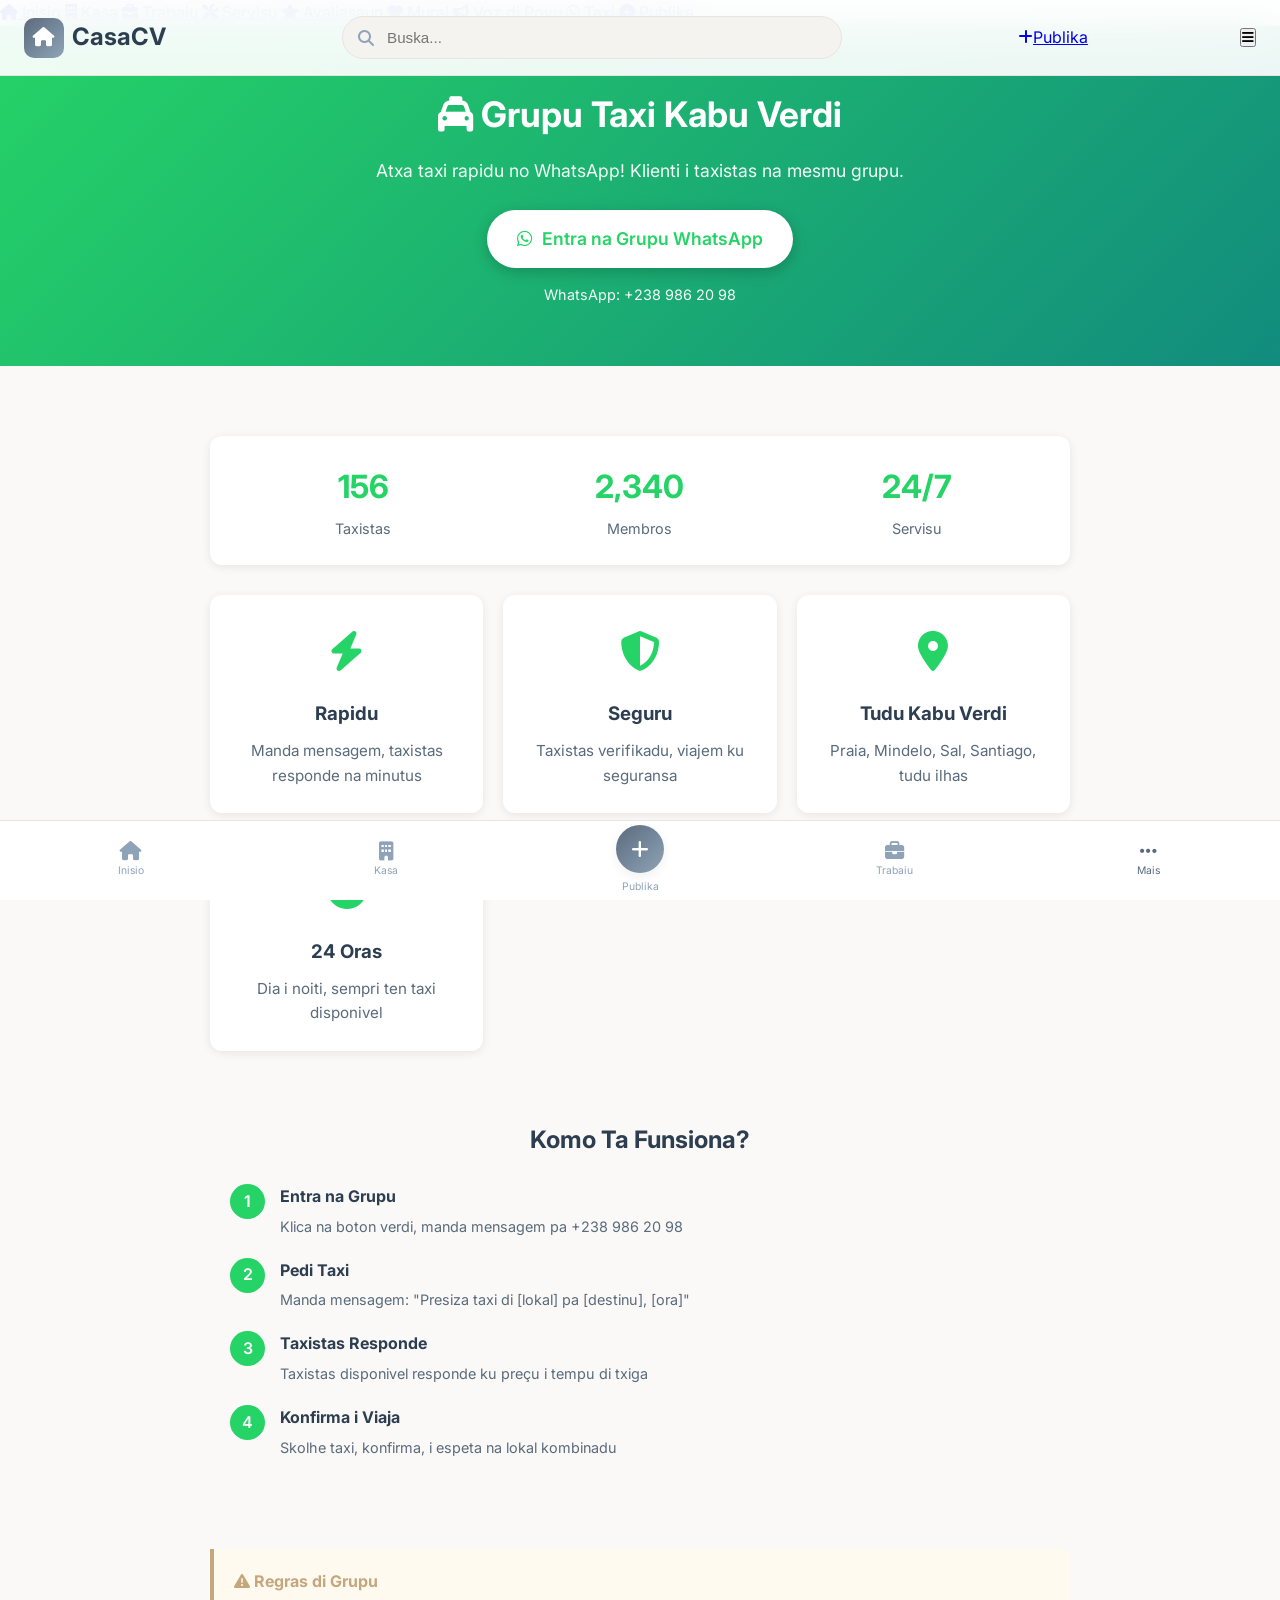
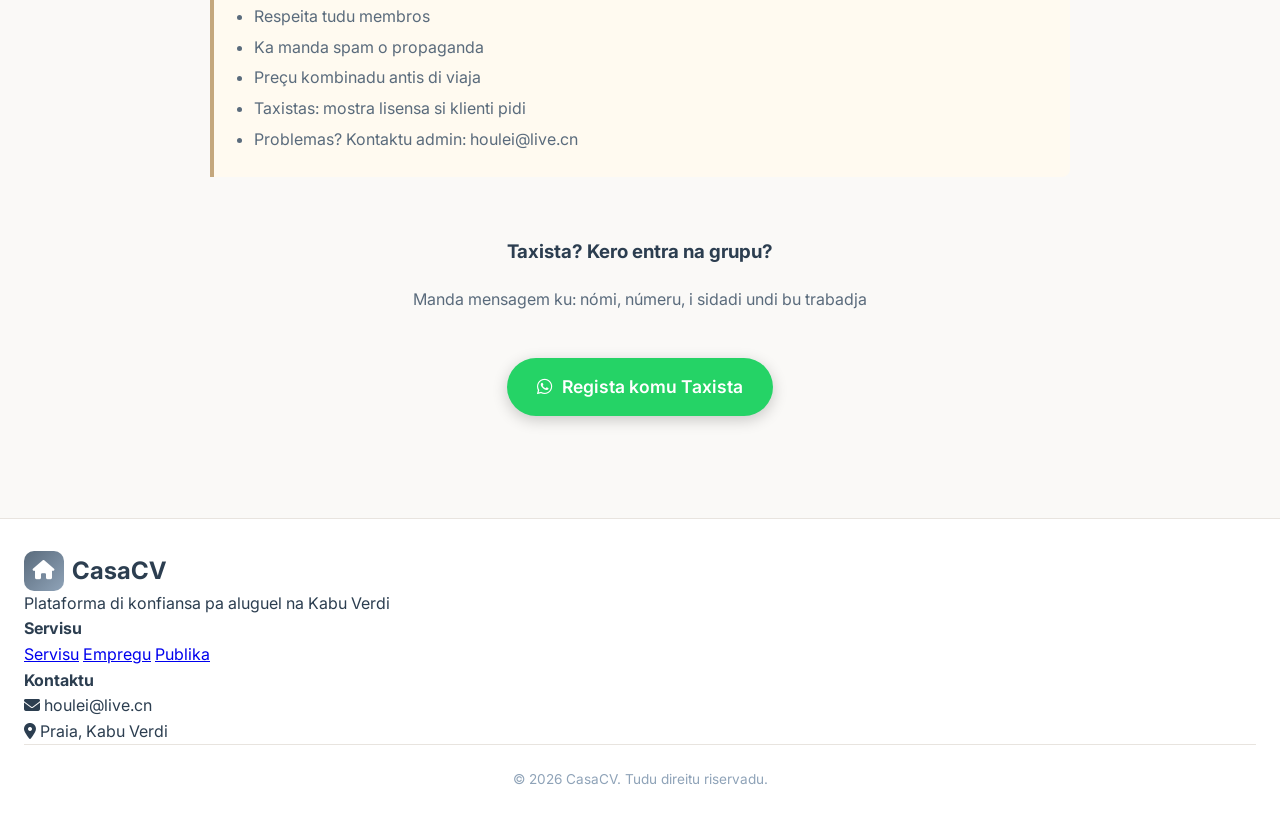
<file: taxi-group.html>
<!DOCTYPE html>
<html lang="ke">
<head>
    <meta charset="UTF-8">
    <meta name="viewport" content="width=device-width, initial-scale=1.0">
    <title>Grupu Taxi - CasaCV</title>
    <meta name="description" content="Entra na grupu taxi WhatsApp. Txoma taxi rapidu na Kabu Verdi.">
    <link rel="stylesheet" href="css/modern-style.css">
    <link href="https://fonts.googleapis.com/css2?family=Inter:wght@400;500;600;700&display=swap" rel="stylesheet">
    <link rel="stylesheet" href="https://cdnjs.cloudflare.com/ajax/libs/font-awesome/6.4.0/css/all.min.css">
    <script async src="https://www.googletagmanager.com/gtag/js?id=G-N52TE42NYM"></script>
    <script>
        window.dataLayer = window.dataLayer || [];
        function gtag(){dataLayer.push(arguments);}
        gtag('js', new Date());
        gtag('config', 'G-N52TE42NYM');
    </script>
    <style>
        .taxi-hero-modern { background: linear-gradient(135deg, #25d366, #128c7e); color: white; padding: 60px 20px; text-align: center; }
        .taxi-hero-modern h1 { font-size: 2.2rem; margin-bottom: 15px; }
        .taxi-hero-modern p { font-size: 1.1rem; opacity: 0.95; }
        .whatsapp-btn-modern { display: inline-flex; align-items: center; gap: 10px; background: white; color: #25d366; padding: 15px 30px; border-radius: 30px; font-size: 1.1rem; font-weight: 600; text-decoration: none; margin-top: 25px; box-shadow: 0 4px 15px rgba(0,0,0,0.2); }
        .taxi-section-modern { padding: 40px 20px; max-width: 900px; margin: 0 auto; }
        .feature-grid-modern { display: grid; grid-template-columns: repeat(auto-fit, minmax(250px, 1fr)); gap: 20px; margin: 30px 0; }
        .feature-card-modern { background: white; padding: 25px; border-radius: 12px; box-shadow: 0 2px 10px rgba(0,0,0,0.08); text-align: center; }
        .feature-icon-modern { font-size: 2.5rem; color: #25d366; margin-bottom: 15px; }
        .feature-card-modern h3 { color: #2c3e50; margin-bottom: 10px; }
        .feature-card-modern p { color: #5a6b7c; font-size: 0.95rem; }
        .how-it-works-modern { background: #faf9f7; padding: 40px 20px; border-radius: 15px; margin: 30px 0; }
        .step-modern { display: flex; align-items: flex-start; gap: 15px; margin-bottom: 20px; }
        .step-number-modern { width: 35px; height: 35px; background: #25d366; color: white; border-radius: 50%; display: flex; align-items: center; justify-content: center; font-weight: 600; flex-shrink: 0; }
        .step-content-modern h4 { color: #2c3e50; margin-bottom: 5px; }
        .step-content-modern p { color: #5a6b7c; font-size: 0.9rem; }
        .stats-bar-modern { background: white; padding: 25px; border-radius: 12px; box-shadow: 0 2px 10px rgba(0,0,0,0.08); margin: 30px 0; }
        .stats-grid-modern { display: grid; grid-template-columns: repeat(3, 1fr); gap: 20px; text-align: center; }
        .stat-item-modern h3 { color: #25d366; font-size: 2rem; margin-bottom: 5px; }
        .stat-item-modern p { color: #5a6b7c; font-size: 0.9rem; }
        .rules-box-modern { background: #fffaf0; border-left: 4px solid #c4a77d; padding: 20px; margin: 30px 0; border-radius: 0 8px 8px 0; }
        .rules-box-modern h4 { color: #c4a77d; margin-bottom: 10px; }
        .rules-box-modern ul { color: #5a6b7c; padding-left: 20px; }
        .rules-box-modern li { margin-bottom: 5px; }
    </style>
</head>
<body>
    <!-- 顶部导航 -->
    <nav class="navbar-modern">
        <div class="nav-container-modern">
            <a href="index.html" class="logo-modern"><i class="fas fa-home"></i><span>CasaCV</span></a>
            <div class="search-bar-modern">
                <i class="fas fa-search"></i>
                <input type="text" placeholder="Buska..." id="search-input">
            </div>
            <div class="nav-actions-modern">
                <a href="publish.html" class="btn-publish-nav"><i class="fas fa-plus"></i><span>Publika</span></a>
            </div>
            <button class="mobile-menu-btn-modern" id="mobile-menu-btn"><i class="fas fa-bars"></i></button>
        </div>
    </nav>

    <!-- 移动端菜单 -->
    <div class="mobile-menu-modern" id="mobile-menu">
        <a href="index.html"><i class="fas fa-home"></i> Inisio</a>
        <a href="listings.html"><i class="fas fa-building"></i> Kasa</a>
        <a href="jobs.html"><i class="fas fa-briefcase"></i> Trabaiu</a>
        <a href="services.html"><i class="fas fa-tools"></i> Servisu</a>
        <a href="reviews.html"><i class="fas fa-star"></i> Avaliasaun</a>
        <a href="confession-wall.html"><i class="fas fa-heart"></i> Mural</a>
        <a href="complaints.html"><i class="fas fa-bullhorn"></i> Voz di Povu</a>
        <a href="taxi-group.html" class="active"><i class="fab fa-whatsapp"></i> Taxi</a>
        <a href="publish.html"><i class="fas fa-plus-circle"></i> Publika</a>
    </div>

    <section class="taxi-hero-modern">
        <h1><i class="fas fa-taxi"></i> Grupu Taxi Kabu Verdi</h1>
        <p>Atxa taxi rapidu no WhatsApp! Klienti i taxistas na mesmu grupu.</p>
        <a href="https://wa.me/2389862098?text=Oi! Kero entra na grupu taxi Kabu Verdi" class="whatsapp-btn-modern" target="_blank">
            <i class="fab fa-whatsapp"></i> Entra na Grupu WhatsApp
        </a>
        <p style="margin-top: 15px; font-size: 0.9rem;">WhatsApp: +238 986 20 98</p>
    </section>

    <section class="taxi-section-modern">
        <div class="stats-bar-modern">
            <div class="stats-grid-modern">
                <div class="stat-item-modern">
                    <h3>156</h3>
                    <p>Taxistas</p>
                </div>
                <div class="stat-item-modern">
                    <h3>2,340</h3>
                    <p>Membros</p>
                </div>
                <div class="stat-item-modern">
                    <h3>24/7</h3>
                    <p>Servisu</p>
                </div>
            </div>
        </div>

        <div class="feature-grid-modern">
            <div class="feature-card-modern">
                <div class="feature-icon-modern"><i class="fas fa-bolt"></i></div>
                <h3>Rapidu</h3>
                <p>Manda mensagem, taxistas responde na minutus</p>
            </div>
            <div class="feature-card-modern">
                <div class="feature-icon-modern"><i class="fas fa-shield-alt"></i></div>
                <h3>Seguru</h3>
                <p>Taxistas verifikadu, viajem ku seguransa</p>
            </div>
            <div class="feature-card-modern">
                <div class="feature-icon-modern"><i class="fas fa-map-marker-alt"></i></div>
                <h3>Tudu Kabu Verdi</h3>
                <p>Praia, Mindelo, Sal, Santiago, tudu ilhas</p>
            </div>
            <div class="feature-card-modern">
                <div class="feature-icon-modern"><i class="fas fa-clock"></i></div>
                <h3>24 Oras</h3>
                <p>Dia i noiti, sempri ten taxi disponivel</p>
            </div>
        </div>

        <div class="how-it-works-modern">
            <h2 style="text-align: center; margin-bottom: 25px; color: #2c3e50;">Komo Ta Funsiona?</h2>
            <div class="step-modern">
                <div class="step-number-modern">1</div>
                <div class="step-content-modern">
                    <h4>Entra na Grupu</h4>
                    <p>Klica na boton verdi, manda mensagem pa +238 986 20 98</p>
                </div>
            </div>
            <div class="step-modern">
                <div class="step-number-modern">2</div>
                <div class="step-content-modern">
                    <h4>Pedi Taxi</h4>
                    <p>Manda mensagem: "Presiza taxi di [lokal] pa [destinu], [ora]"</p>
                </div>
            </div>
            <div class="step-modern">
                <div class="step-number-modern">3</div>
                <div class="step-content-modern">
                    <h4>Taxistas Responde</h4>
                    <p>Taxistas disponivel responde ku preçu i tempu di txiga</p>
                </div>
            </div>
            <div class="step-modern">
                <div class="step-number-modern">4</div>
                <div class="step-content-modern">
                    <h4>Konfirma i Viaja</h4>
                    <p>Skolhe taxi, konfirma, i espeta na lokal kombinadu</p>
                </div>
            </div>
        </div>

        <div class="rules-box-modern">
            <h4><i class="fas fa-exclamation-triangle"></i> Regras di Grupu</h4>
            <ul>
                <li>Respeita tudu membros</li>
                <li>Ka manda spam o propaganda</li>
                <li>Preçu kombinadu antis di viaja</li>
                <li>Taxistas: mostra lisensa si klienti pidi</li>
                <li>Problemas? Kontaktu admin: houlei@live.cn</li>
            </ul>
        </div>

        <div style="text-align: center; padding: 30px 0;">
            <h3 style="margin-bottom: 20px; color: #2c3e50;">Taxista? Kero entra na grupu?</h3>
            <p style="color: #5a6b7c; margin-bottom: 20px;">Manda mensagem ku: nómi, númeru, i sidadi undi bu trabadja</p>
            <a href="https://wa.me/2389862098?text=Oi! Nha taxista, kero entra na grupu. Nómi: [bu nómi], Sidadi: [bu sidadi]" class="whatsapp-btn-modern" target="_blank" style="background: #25d366; color: white;">
                <i class="fab fa-whatsapp"></i> Regista komu Taxista
            </a>
        </div>
    </section>

    <!-- 页脚 -->
    <footer class="footer-modern">
        <div class="container">
            <div class="footer-grid-modern">
                <div class="footer-brand-modern">
                    <a href="index.html" class="logo-modern"><i class="fas fa-home"></i><span>CasaCV</span></a>
                    <p>Plataforma di konfiansa pa aluguel na Kabu Verdi</p>
                </div>
                <div class="footer-links-modern">
                    <h4>Servisu</h4>
                    <a href="services.html">Servisu</a>
                    <a href="jobs.html">Empregu</a>
                    <a href="publish.html">Publika</a>
                </div>
                <div class="footer-links-modern">
                    <h4>Kontaktu</h4>
                    <p><i class="fas fa-envelope"></i> houlei@live.cn</p>
                    <p><i class="fas fa-map-marker-alt"></i> Praia, Kabu Verdi</p>
                </div>
            </div>
            <div class="footer-bottom-modern">
                <p>&copy; 2026 CasaCV. Tudu direitu riservadu.</p>
            </div>
        </div>
    </footer>

    <!-- 移动端底部导航 -->
    <nav class="mobile-bottom-nav-modern" id="mobile-bottom-nav">
        <a href="index.html" class="nav-item-modern"><i class="fas fa-home"></i><span>Inisio</span></a>
        <a href="listings.html" class="nav-item-modern"><i class="fas fa-building"></i><span>Kasa</span></a>
        <a href="publish.html" class="nav-item-modern nav-item-main-modern"><div class="nav-main-btn-modern"><i class="fas fa-plus"></i></div><span>Publika</span></a>
        <a href="jobs.html" class="nav-item-modern"><i class="fas fa-briefcase"></i><span>Trabaiu</span></a>
        <a href="#" class="nav-item-modern active" id="more-menu-btn"><i class="fas fa-ellipsis-h"></i><span>Mais</span></a>
    </nav>

    <!-- 更多菜单弹窗 -->
    <div class="more-menu-modal" id="more-menu-modal">
        <div class="more-menu-content">
            <a href="services.html"><i class="fas fa-tools"></i> Servisu</a>
            <a href="reviews.html"><i class="fas fa-star"></i> Avaliasaun</a>
            <a href="confession-wall.html"><i class="fas fa-heart"></i> Mural</a>
            <a href="complaints.html"><i class="fas fa-bullhorn"></i> Voz di Povu</a>
            <a href="taxi-group.html" class="active"><i class="fab fa-whatsapp"></i> Taxi</a>
            <a href="tenders.html"><i class="fas fa-gavel"></i> Licitasaun</a>
        </div>
    </div>

    <script src="js/i18n.js"></script>
    <script src="js/main.js"></script>
</body>
</html>
</file>
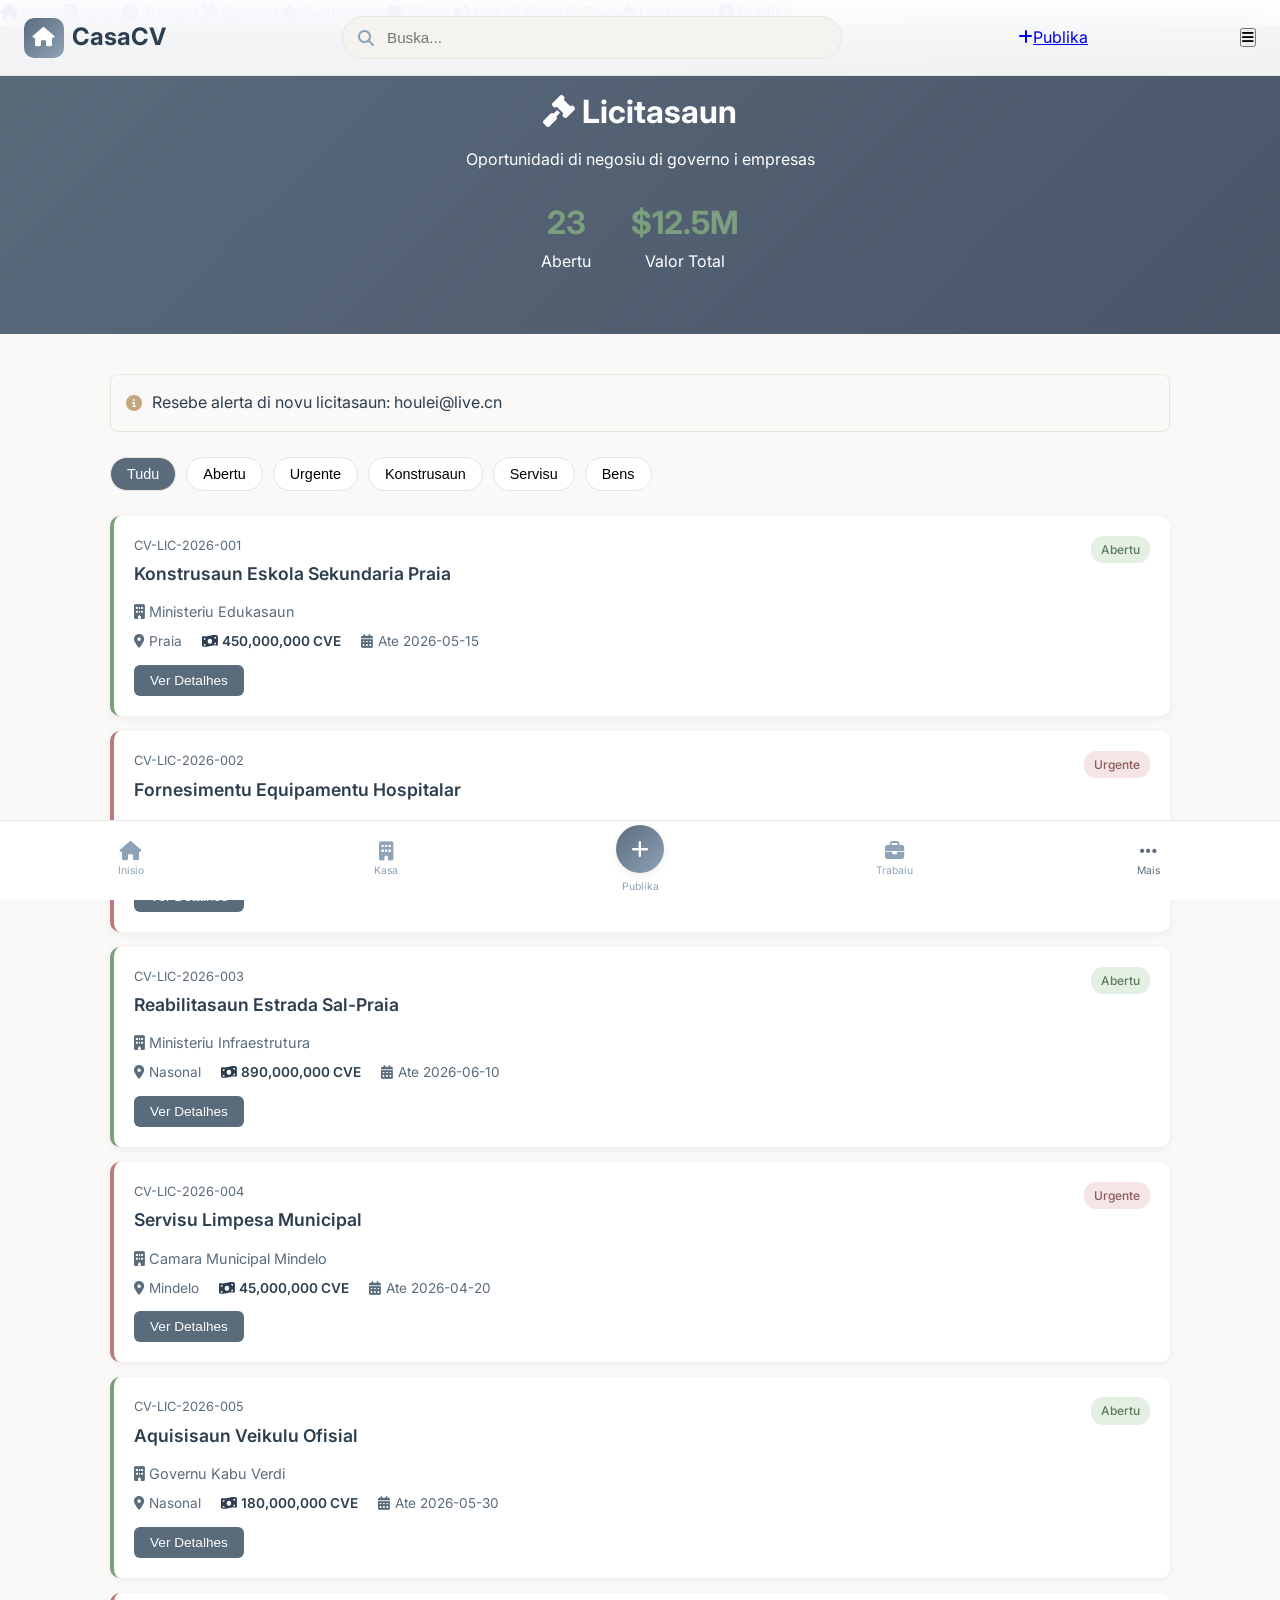
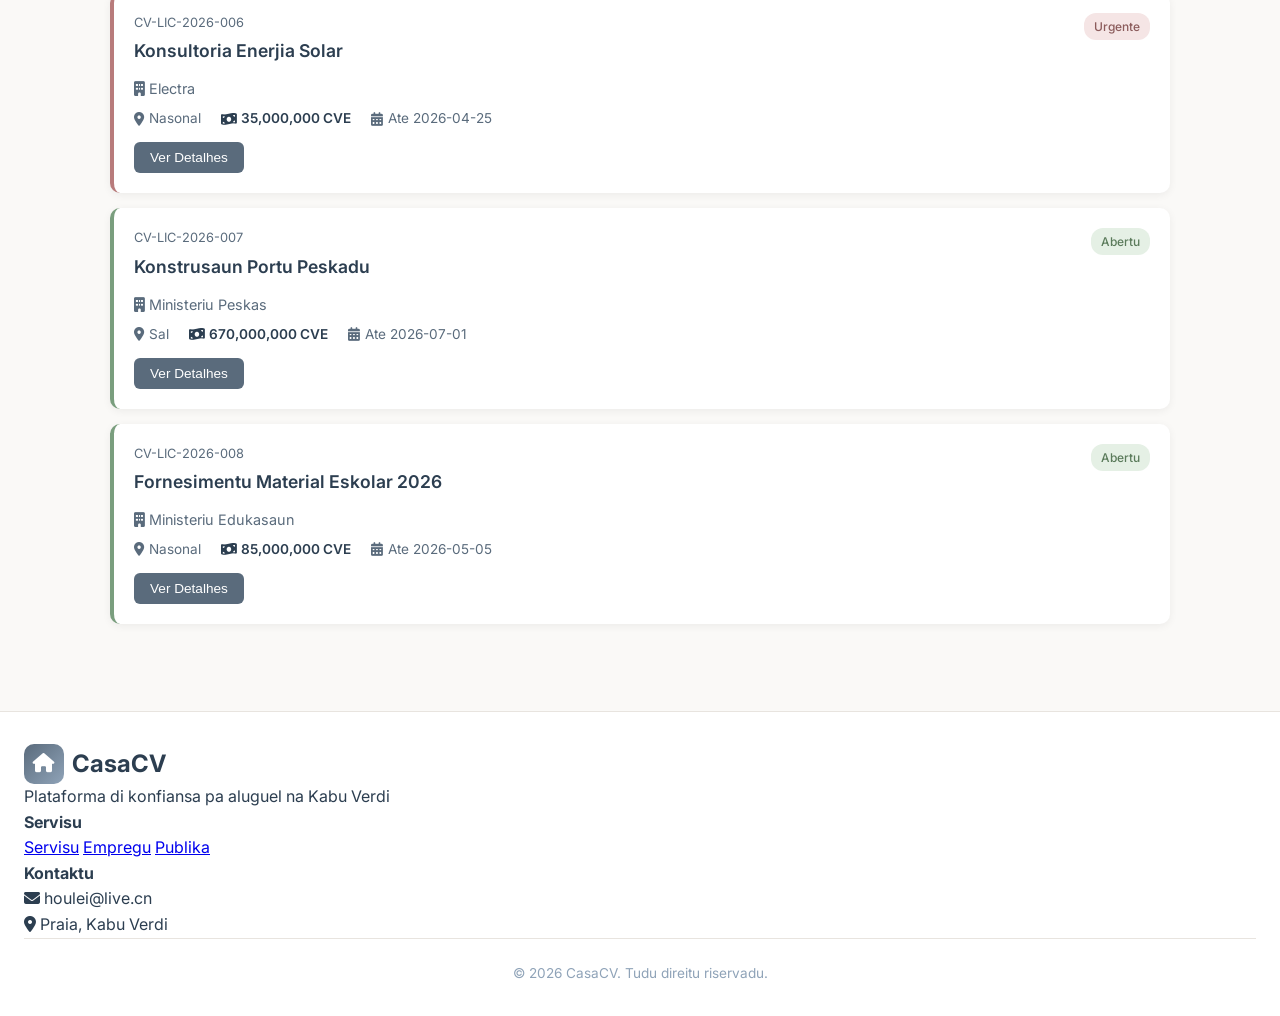
<file: tenders.html>
<!DOCTYPE html>
<html lang="ke">
<head>
    <meta charset="UTF-8">
    <meta name="viewport" content="width=device-width, initial-scale=1.0">
    <title>Licitasaun - CasaCV</title>
    <meta name="description" content="Oportunidadi di negosiu di governo i empresas na Kabu Verdi.">
    <link rel="stylesheet" href="css/modern-style.css">
    <link href="https://fonts.googleapis.com/css2?family=Inter:wght@400;500;600;700&display=swap" rel="stylesheet">
    <link rel="stylesheet" href="https://cdnjs.cloudflare.com/ajax/libs/font-awesome/6.4.0/css/all.min.css">
    <script async src="https://www.googletagmanager.com/gtag/js?id=G-N52TE42NYM"></script>
    <script>
        window.dataLayer = window.dataLayer || [];
        function gtag(){dataLayer.push(arguments);}
        gtag('js', new Date());
        gtag('config', 'G-N52TE42NYM');
    </script>
    <style>
        .tender-hero-modern { background: linear-gradient(135deg, #5a6b7c, #4a5568); color: white; padding: 60px 20px; text-align: center; }
        .tender-hero-modern h1 { font-size: 2rem; margin-bottom: 10px; }
        .tender-stats-modern { display: flex; justify-content: center; gap: 40px; margin-top: 25px; flex-wrap: wrap; }
        .tender-stat-modern { text-align: center; }
        .tender-stat-number-modern { font-size: 2rem; font-weight: 700; color: #7a9e7e; }
        .tender-section-modern { padding: 40px 20px; max-width: 1100px; margin: 0 auto; }
        .tender-filters-modern { display: flex; gap: 10px; margin-bottom: 25px; flex-wrap: wrap; }
        .tender-filter-modern { padding: 8px 16px; border: 1px solid #e8e4df; border-radius: 20px; background: white; cursor: pointer; font-size: 0.9rem; }
        .tender-filter-modern.active { background: #5a6b7c; color: white; }
        .tender-item-modern { background: white; border-radius: 10px; padding: 20px; margin-bottom: 15px; box-shadow: 0 2px 8px rgba(0,0,0,0.06); border-left: 4px solid #7a9e7e; }
        .tender-item-modern.urgent { border-left-color: #b87b7b; }
        .tender-item-modern.closed { border-left-color: #a0aec0; opacity: 0.7; }
        .tender-header-modern { display: flex; justify-content: space-between; align-items: flex-start; margin-bottom: 12px; }
        .tender-title-modern { font-size: 1.1rem; color: #2c3e50; font-weight: 600; }
        .tender-badge-modern { padding: 4px 10px; border-radius: 12px; font-size: 0.75rem; font-weight: 500; }
        .tender-badge-modern.open { background: #e5f0e5; color: #5b7b5b; }
        .tender-badge-modern.urgent { background: #f5e5e5; color: #8b5b5b; }
        .tender-badge-modern.closed { background: #e2e8f0; color: #4a5568; }
        .tender-org-modern { color: #5a6b7c; font-size: 0.9rem; margin-bottom: 8px; }
        .tender-meta-modern { display: flex; gap: 20px; font-size: 0.85rem; color: #5a6b7c; flex-wrap: wrap; }
        .tender-meta-modern span { display: flex; align-items: center; gap: 5px; }
        .tender-value-modern { color: #2c3e50; font-weight: 600; }
        .btn-view-modern { padding: 8px 16px; background: #5a6b7c; color: white; border: none; border-radius: 6px; cursor: pointer; font-size: 0.85rem; margin-top: 12px; }
        .alert-box-modern { background: #faf9f7; border: 1px solid #e8e4df; border-radius: 8px; padding: 15px; margin-bottom: 25px; display: flex; align-items: center; gap: 10px; }
        .alert-box-modern i { color: #c4a77d; }
    </style>
</head>
<body>
    <!-- 顶部导航 -->
    <nav class="navbar-modern">
        <div class="nav-container-modern">
            <a href="index.html" class="logo-modern"><i class="fas fa-home"></i><span>CasaCV</span></a>
            <div class="search-bar-modern">
                <i class="fas fa-search"></i>
                <input type="text" placeholder="Buska..." id="search-input">
            </div>
            <div class="nav-actions-modern">
                <a href="publish.html" class="btn-publish-nav"><i class="fas fa-plus"></i><span>Publika</span></a>
            </div>
            <button class="mobile-menu-btn-modern" id="mobile-menu-btn"><i class="fas fa-bars"></i></button>
        </div>
    </nav>

    <!-- 移动端菜单 -->
    <div class="mobile-menu-modern" id="mobile-menu">
        <a href="index.html"><i class="fas fa-home"></i> Inisio</a>
        <a href="listings.html"><i class="fas fa-building"></i> Kasa</a>
        <a href="jobs.html"><i class="fas fa-briefcase"></i> Trabaiu</a>
        <a href="services.html"><i class="fas fa-tools"></i> Servisu</a>
        <a href="reviews.html"><i class="fas fa-star"></i> Avaliasaun</a>
        <a href="confession-wall.html"><i class="fas fa-heart"></i> Mural</a>
        <a href="complaints.html"><i class="fas fa-bullhorn"></i> Voz di Povu</a>
        <a href="taxi-group.html"><i class="fab fa-whatsapp"></i> Taxi</a>
        <a href="tenders.html" class="active"><i class="fas fa-gavel"></i> Licitasaun</a>
        <a href="publish.html"><i class="fas fa-plus-circle"></i> Publika</a>
    </div>

    <section class="tender-hero-modern">
        <h1><i class="fas fa-gavel"></i> Licitasaun</h1>
        <p>Oportunidadi di negosiu di governo i empresas</p>
        <div class="tender-stats-modern">
            <div class="tender-stat-modern">
                <div class="tender-stat-number-modern" id="openCount">23</div>
                <div>Abertu</div>
            </div>
            <div class="tender-stat-modern">
                <div class="tender-stat-number-modern" id="totalValue">$12.5M</div>
                <div>Valor Total</div>
            </div>
        </div>
    </section>

    <section class="tender-section-modern">
        <div class="alert-box-modern">
            <i class="fas fa-info-circle"></i>
            <span>Resebe alerta di novu licitasaun: houlei@live.cn</span>
        </div>

        <div class="tender-filters-modern">
            <button class="tender-filter-modern active" data-filter="all">Tudu</button>
            <button class="tender-filter-modern" data-filter="open">Abertu</button>
            <button class="tender-filter-modern" data-filter="urgent">Urgente</button>
            <button class="tender-filter-modern" data-filter="construction">Konstrusaun</button>
            <button class="tender-filter-modern" data-filter="services">Servisu</button>
            <button class="tender-filter-modern" data-filter="goods">Bens</button>
        </div>

        <div id="tenderList"></div>
    </section>

    <!-- 页脚 -->
    <footer class="footer-modern">
        <div class="container">
            <div class="footer-grid-modern">
                <div class="footer-brand-modern">
                    <a href="index.html" class="logo-modern"><i class="fas fa-home"></i><span>CasaCV</span></a>
                    <p>Plataforma di konfiansa pa aluguel na Kabu Verdi</p>
                </div>
                <div class="footer-links-modern">
                    <h4>Servisu</h4>
                    <a href="services.html">Servisu</a>
                    <a href="jobs.html">Empregu</a>
                    <a href="publish.html">Publika</a>
                </div>
                <div class="footer-links-modern">
                    <h4>Kontaktu</h4>
                    <p><i class="fas fa-envelope"></i> houlei@live.cn</p>
                    <p><i class="fas fa-map-marker-alt"></i> Praia, Kabu Verdi</p>
                </div>
            </div>
            <div class="footer-bottom-modern">
                <p>&copy; 2026 CasaCV. Tudu direitu riservadu.</p>
            </div>
        </div>
    </footer>

    <!-- 移动端底部导航 -->
    <nav class="mobile-bottom-nav-modern" id="mobile-bottom-nav">
        <a href="index.html" class="nav-item-modern"><i class="fas fa-home"></i><span>Inisio</span></a>
        <a href="listings.html" class="nav-item-modern"><i class="fas fa-building"></i><span>Kasa</span></a>
        <a href="publish.html" class="nav-item-modern nav-item-main-modern"><div class="nav-main-btn-modern"><i class="fas fa-plus"></i></div><span>Publika</span></a>
        <a href="jobs.html" class="nav-item-modern"><i class="fas fa-briefcase"></i><span>Trabaiu</span></a>
        <a href="#" class="nav-item-modern active" id="more-menu-btn"><i class="fas fa-ellipsis-h"></i><span>Mais</span></a>
    </nav>

    <!-- 更多菜单弹窗 -->
    <div class="more-menu-modal" id="more-menu-modal">
        <div class="more-menu-content">
            <a href="services.html"><i class="fas fa-tools"></i> Servisu</a>
            <a href="reviews.html"><i class="fas fa-star"></i> Avaliasaun</a>
            <a href="confession-wall.html"><i class="fas fa-heart"></i> Mural</a>
            <a href="complaints.html"><i class="fas fa-bullhorn"></i> Voz di Povu</a>
            <a href="taxi-group.html"><i class="fab fa-whatsapp"></i> Taxi</a>
            <a href="tenders.html" class="active"><i class="fas fa-gavel"></i> Licitasaun</a>
        </div>
    </div>

    <script src="js/i18n.js"></script>
    <script src="js/main.js"></script>
    <script src="js/interactions.js"></script>
    <script>
        const tenders = [
            { id: 'CV-LIC-2026-001', title: 'Konstrusaun Eskola Sekundaria Praia', org: 'Ministeriu Edukasaun', value: '450,000,000 CVE', deadline: '2026-05-15', status: 'open', category: 'construction', location: 'Praia' },
            { id: 'CV-LIC-2026-002', title: 'Fornesimentu Equipamentu Hospitalar', org: 'Hospital Agostinho Neto', value: '120,000,000 CVE', deadline: '2026-04-28', status: 'urgent', category: 'goods', location: 'Praia' },
            { id: 'CV-LIC-2026-003', title: 'Reabilitasaun Estrada Sal-Praia', org: 'Ministeriu Infraestrutura', value: '890,000,000 CVE', deadline: '2026-06-10', status: 'open', category: 'construction', location: 'Nasonal' },
            { id: 'CV-LIC-2026-004', title: 'Servisu Limpesa Municipal', org: 'Camara Municipal Mindelo', value: '45,000,000 CVE', deadline: '2026-04-20', status: 'urgent', category: 'services', location: 'Mindelo' },
            { id: 'CV-LIC-2026-005', title: 'Aquisisaun Veikulu Ofisial', org: 'Governu Kabu Verdi', value: '180,000,000 CVE', deadline: '2026-05-30', status: 'open', category: 'goods', location: 'Nasonal' },
            { id: 'CV-LIC-2026-006', title: 'Konsultoria Enerjia Solar', org: 'Electra', value: '35,000,000 CVE', deadline: '2026-04-25', status: 'urgent', category: 'services', location: 'Nasonal' },
            { id: 'CV-LIC-2026-007', title: 'Konstrusaun Portu Peskadu', org: 'Ministeriu Peskas', value: '670,000,000 CVE', deadline: '2026-07-01', status: 'open', category: 'construction', location: 'Sal' },
            { id: 'CV-LIC-2026-008', title: 'Fornesimentu Material Eskolar 2026', org: 'Ministeriu Edukasaun', value: '85,000,000 CVE', deadline: '2026-05-05', status: 'open', category: 'goods', location: 'Nasonal' }
        ];

        function renderTenders(filter = 'all') {
            const container = document.getElementById('tenderList');
            let filtered = tenders;
            
            if (filter === 'open') filtered = tenders.filter(t => t.status === 'open');
            else if (filter === 'urgent') filtered = tenders.filter(t => t.status === 'urgent');
            else if (['construction', 'services', 'goods'].includes(filter)) {
                filtered = tenders.filter(t => t.category === filter);
            }

            container.innerHTML = filtered.map(t => `
                <div class="tender-item-modern ${t.status}">
                    <div class="tender-header-modern">
                        <div>
                            <div style="font-size:0.8rem;color:#5a6b7c;margin-bottom:4px;">${t.id}</div>
                            <div class="tender-title-modern">${t.title}</div>
                        </div>
                        <span class="tender-badge-modern ${t.status}">${t.status === 'open' ? 'Abertu' : t.status === 'urgent' ? 'Urgente' : 'Fexadu'}</span>
                    </div>
                    <div class="tender-org-modern"><i class="fas fa-building"></i> ${t.org}</div>
                    <div class="tender-meta-modern">
                        <span><i class="fas fa-map-marker-alt"></i> ${t.location}</span>
                        <span class="tender-value-modern"><i class="fas fa-money-bill-wave"></i> ${t.value}</span>
                        <span><i class="fas fa-calendar-alt"></i> Ate ${t.deadline}</span>
                    </div>
                    <button class="btn-view-modern" onclick="CasaCV.showContactModal('${t.title}', '+238 9123 4567', 'houlei@live.cn', '+23891234567')">Ver Detalhes</button>
                </div>
            `).join('');
        }

        document.querySelectorAll('.tender-filter-modern').forEach(btn => {
            btn.addEventListener('click', () => {
                document.querySelectorAll('.tender-filter-modern').forEach(b => b.classList.remove('active'));
                btn.classList.add('active');
                renderTenders(btn.dataset.filter);
            });
        });

        renderTenders();
    </script>
</body>
</html>
</file>
<file: css/modern-style.css>
/* CasaCV Modern Community UI - Nordic Minimalist Style */

:root {
    /* 北欧冷淡风配色 */
    --bg-primary: #faf9f7;
    --bg-secondary: #ffffff;
    --bg-tertiary: #f5f3f0;
    --bg-elevated: #ffffff;
    
    /* 强调色 - 莫兰迪色系 */
    --accent-primary: #5a6b7c;
    --accent-secondary: #8fa3b8;
    --accent-success: #7a9e7e;
    --accent-warning: #c4a77d;
    --accent-danger: #b87b7b;
    
    /* 文字颜色 */
    --text-primary: #2c3e50;
    --text-secondary: #5a6b7c;
    --text-muted: #8fa3b8;
    
    /* 边框和阴影 - 更柔和 */
    --border-color: #e8e4df;
    --shadow-sm: 0 1px 3px rgba(0,0,0,0.04);
    --shadow-md: 0 4px 12px rgba(0,0,0,0.06);
    --shadow-lg: 0 8px 24px rgba(0,0,0,0.08);
    
    /* 圆角 */
    --radius-sm: 6px;
    --radius-md: 10px;
    --radius-lg: 14px;
    --radius-xl: 24px;
    
    /* 间距 */
    --space-xs: 4px;
    --space-sm: 8px;
    --space-md: 16px;
    --space-lg: 24px;
    --space-xl: 32px;
}

* {
    margin: 0;
    padding: 0;
    box-sizing: border-box;
}

body {
    font-family: 'Inter', -apple-system, BlinkMacSystemFont, 'Segoe UI', sans-serif;
    background: var(--bg-primary);
    color: var(--text-primary);
    line-height: 1.6;
    min-height: 100vh;
}

/* 玻璃拟态导航栏 - 北欧冷淡风 */
.navbar-modern {
    position: fixed;
    top: 0;
    left: 0;
    right: 0;
    z-index: 1000;
    background: rgba(255, 255, 255, 0.92);
    backdrop-filter: blur(20px);
    -webkit-backdrop-filter: blur(20px);
    border-bottom: 1px solid var(--border-color);
    padding: var(--space-md) var(--space-lg);
}

.nav-container-modern {
    max-width: 1400px;
    margin: 0 auto;
    display: flex;
    align-items: center;
    justify-content: space-between;
}

.logo-modern {
    display: flex;
    align-items: center;
    gap: var(--space-sm);
    font-size: 1.5rem;
    font-weight: 700;
    color: var(--text-primary);
    text-decoration: none;
}

.logo-modern i {
    width: 40px;
    height: 40px;
    background: linear-gradient(135deg, #5a6b7c, #8fa3b8);
    border-radius: var(--radius-md);
    display: flex;
    align-items: center;
    justify-content: center;
    font-size: 1.2rem;
    color: white;
}

/* 搜索栏 */
.search-bar-modern {
    flex: 1;
    max-width: 500px;
    margin: 0 var(--space-lg);
    position: relative;
}

.search-bar-modern input {
    width: 100%;
    padding: 12px 16px 12px 44px;
    background: var(--bg-tertiary);
    border: 1px solid var(--border-color);
    border-radius: var(--radius-xl);
    color: var(--text-primary);
    font-size: 0.95rem;
    transition: all 0.2s;
}

.search-bar-modern input:focus {
    outline: none;
    border-color: var(--accent-primary);
    background: var(--bg-secondary);
    box-shadow: 0 0 0 3px rgba(90, 107, 124, 0.1);
}

.search-bar-modern i {
    position: absolute;
    left: 16px;
    top: 50%;
    transform: translateY(-50%);
    color: var(--text-muted);
}

/* 导航操作区 */
.nav-actions-modern {
    display: flex;
    align-items: center;
    gap: var(--space-md);
}

.btn-icon {
    width: 40px;
    height: 40px;
    border-radius: 50%;
    background: var(--bg-tertiary);
    border: 1px solid var(--border-color);
    color: var(--text-secondary);
    display: flex;
    align-items: center;
    justify-content: center;
    cursor: pointer;
    transition: all 0.2s;
}

.btn-icon:hover {
    background: var(--bg-secondary);
    color: var(--text-primary);
    border-color: var(--accent-primary);
}

.btn-primary-modern {
    padding: 10px 20px;
    background: linear-gradient(135deg, #5a6b7c, #6b7d8e);
    border: none;
    border-radius: var(--radius-xl);
    color: white;
    font-weight: 600;
    cursor: pointer;
    transition: all 0.2s;
}

.btn-primary-modern:hover {
    transform: translateY(-2px);
    box-shadow: 0 4px 12px rgba(90, 107, 124, 0.25);
}

/* 主布局 */
.main-layout {
    display: flex;
    max-width: 1400px;
    margin: 0 auto;
    padding-top: 80px;
    min-height: 100vh;
}

/* 左侧边栏 */
.sidebar-left {
    width: 260px;
    padding: var(--space-lg);
    position: fixed;
    left: 0;
    top: 80px;
    bottom: 0;
    overflow-y: auto;
}

.sidebar-section {
    margin-bottom: var(--space-xl);
}

.sidebar-title {
    font-size: 0.75rem;
    font-weight: 600;
    color: var(--text-muted);
    text-transform: uppercase;
    letter-spacing: 0.5px;
    margin-bottom: var(--space-md);
    padding-left: var(--space-sm);
}

.nav-item {
    display: flex;
    align-items: center;
    gap: var(--space-md);
    padding: 10px var(--space-md);
    border-radius: var(--radius-md);
    color: var(--text-secondary);
    text-decoration: none;
    transition: all 0.2s;
    margin-bottom: 4px;
}

.nav-item:hover {
    background: var(--bg-tertiary);
    color: var(--text-primary);
}

.nav-item.active {
    background: var(--bg-secondary);
    color: var(--text-primary);
    border: 1px solid var(--border-color);
    box-shadow: var(--shadow-sm);
}

.nav-item i {
    width: 24px;
    text-align: center;
    font-size: 1.1rem;
}

.nav-item .badge {
    margin-left: auto;
    padding: 2px 8px;
    background: var(--accent-primary);
    border-radius: 10px;
    font-size: 0.7rem;
    font-weight: 600;
    color: white;
}

/* 主内容区 */
.main-content {
    flex: 1;
    margin-left: 260px;
    margin-right: 320px;
    padding: var(--space-lg);
}

/* 内容卡片 */
.content-card {
    background: var(--bg-secondary);
    border-radius: var(--radius-lg);
    border: 1px solid var(--border-color);
    margin-bottom: var(--space-lg);
    overflow: hidden;
    box-shadow: var(--shadow-sm);
}

.card-header {
    display: flex;
    align-items: center;
    gap: var(--space-md);
    padding: var(--space-md) var(--space-lg);
    border-bottom: 1px solid var(--border-color);
}

.user-avatar {
    width: 40px;
    height: 40px;
    border-radius: 50%;
    background: linear-gradient(135deg, var(--accent-primary), var(--accent-secondary));
}

.user-info {
    flex: 1;
}

.user-name {
    font-weight: 600;
    color: var(--text-primary);
}

.user-meta {
    font-size: 0.8rem;
    color: var(--text-muted);
}

.card-menu {
    color: var(--text-muted);
    cursor: pointer;
}

.card-content {
    padding: 0 var(--space-lg) var(--space-md);
}

.card-text {
    color: var(--text-secondary);
    line-height: 1.6;
    margin-bottom: var(--space-md);
}

.card-image {
    width: 100%;
    border-radius: var(--radius-md);
    overflow: hidden;
}

.card-image img {
    width: 100%;
    height: auto;
    display: block;
}

.card-actions {
    display: flex;
    align-items: center;
    gap: var(--space-lg);
    padding: var(--space-md) var(--space-lg);
    border-top: 1px solid var(--border-color);
}

.action-btn {
    display: flex;
    align-items: center;
    gap: var(--space-sm);
    color: var(--text-muted);
    cursor: pointer;
    transition: color 0.2s;
    font-size: 0.9rem;
}

.action-btn:hover {
    color: var(--accent-primary);
}

.action-btn.active {
    color: var(--accent-danger);
}

/* 右侧边栏 */
.sidebar-right {
    width: 320px;
    padding: var(--space-lg);
    position: fixed;
    right: 0;
    top: 80px;
    bottom: 0;
    overflow-y: auto;
}

.widget {
    background: var(--bg-secondary);
    border-radius: var(--radius-lg);
    border: 1px solid var(--border-color);
    padding: var(--space-lg);
    margin-bottom: var(--space-lg);
    box-shadow: var(--shadow-sm);
}

.widget-title {
    font-size: 1rem;
    font-weight: 600;
    margin-bottom: var(--space-md);
    display: flex;
    align-items: center;
    justify-content: space-between;
    color: var(--text-primary);
}

.widget-title a {
    font-size: 0.8rem;
    color: var(--accent-primary);
    text-decoration: none;
}

/* 趋势话题 */
.trending-item {
    display: flex;
    align-items: center;
    gap: var(--space-md);
    padding: var(--space-md) 0;
    border-bottom: 1px solid var(--border-color);
}

.trending-item:last-child {
    border-bottom: none;
}

.trending-rank {
    font-size: 1.2rem;
    font-weight: 700;
    color: var(--text-muted);
    width: 24px;
}

.trending-rank.top {
    color: var(--accent-primary);
}

.trending-content {
    flex: 1;
}

.trending-tag {
    font-weight: 600;
    color: var(--text-primary);
}

.trending-count {
    font-size: 0.8rem;
    color: var(--text-muted);
}

/* 推荐用户 */
.user-suggestion {
    display: flex;
    align-items: center;
    gap: var(--space-md);
    padding: var(--space-sm) 0;
}

.user-suggestion .avatar {
    width: 40px;
    height: 40px;
    border-radius: 50%;
    background: linear-gradient(135deg, #5a6b7c, #8fa3b8);
}

.user-suggestion .info {
    flex: 1;
}

.user-suggestion .name {
    font-weight: 600;
    color: var(--text-primary);
}

.user-suggestion .handle {
    font-size: 0.8rem;
    color: var(--text-muted);
}

.btn-follow {
    padding: 6px 16px;
    background: transparent;
    border: 1px solid var(--accent-primary);
    border-radius: var(--radius-xl);
    color: var(--accent-primary);
    font-size: 0.8rem;
    font-weight: 600;
    cursor: pointer;
    transition: all 0.2s;
}

.btn-follow:hover {
    background: var(--accent-primary);
    color: white;
}

/* 移动端底部导航 */
.mobile-bottom-nav-modern {
    display: none;
    position: fixed;
    bottom: 0;
    left: 0;
    right: 0;
    background: var(--bg-secondary);
    border-top: 1px solid var(--border-color);
    padding: var(--space-xs) 0 calc(var(--space-xs) + env(safe-area-inset-bottom));
    z-index: 1000;
}

.mobile-bottom-nav-modern {
    display: flex;
    justify-content: space-around;
    align-items: center;
    padding: 0 var(--space-xs);
}

.nav-item-modern {
    display: flex;
    flex-direction: column;
    align-items: center;
    justify-content: center;
    gap: 2px;
    color: var(--text-muted);
    text-decoration: none;
    font-size: 0.65rem;
    min-width: 56px;
    padding: 4px 2px;
    flex: 1;
}

.nav-item-modern.active {
    color: var(--accent-primary);
}

.nav-item-modern i {
    font-size: 1.2rem;
}

.nav-item-modern span {
    white-space: nowrap;
    overflow: hidden;
    text-overflow: ellipsis;
    max-width: 100%;
}

/* 发布按钮特殊样式 */
.nav-item-main-modern {
    position: relative;
}

.nav-main-btn-modern {
    width: 48px;
    height: 48px;
    background: linear-gradient(135deg, var(--accent-primary), var(--accent-secondary));
    border-radius: 50%;
    display: flex;
    align-items: center;
    justify-content: center;
    color: white;
    font-size: 1.2rem;
    margin-bottom: 4px;
    box-shadow: var(--shadow-md);
}

/* 发布按钮（悬浮） */
.fab-post {
    display: none;
    position: fixed;
    bottom: 80px;
    right: 20px;
    width: 56px;
    height: 56px;
    border-radius: 50%;
    background: linear-gradient(135deg, var(--accent-primary), var(--accent-secondary));
    border: none;
    color: white;
    font-size: 1.5rem;
    cursor: pointer;
    box-shadow: var(--shadow-lg);
    z-index: 999;
}

/* 响应式 */
@media (max-width: 1200px) {
    .sidebar-right {
        display: none;
    }
    .main-content {
        margin-right: 0;
    }
}

@media (max-width: 768px) {
    .main-layout {
        flex-direction: column;
    }
    .sidebar-left {
        display: none !important;
    }
    .main-content {
        margin-left: 0;
        margin-right: 0;
        padding: var(--space-md);
        padding-bottom: 80px;
    }
    .search-bar-modern {
        display: none;
    }
    .mobile-bottom-nav-modern {
        display: flex;
    }
    .fab-post {
        display: flex;
        align-items: center;
        justify-content: center;
    }
    .navbar-modern {
        padding: var(--space-sm) var(--space-md);
    }
}

/* 筛选器样式 */
.filters-modern {
    background: var(--bg-secondary);
    border-radius: var(--radius-lg);
    padding: var(--space-lg);
    margin-bottom: var(--space-xl);
    border: 1px solid var(--border-color);
}

.filters-row-modern {
    display: flex;
    flex-wrap: wrap;
    gap: var(--space-md);
    align-items: flex-end;
}

.filter-group-modern {
    display: flex;
    flex-direction: column;
    gap: var(--space-xs);
    flex: 1;
    min-width: 150px;
}

.filter-group-modern label {
    font-size: 0.85rem;
    font-weight: 500;
    color: var(--text-secondary);
    display: flex;
    align-items: center;
    gap: var(--space-xs);
}

.filter-group-modern label i {
    color: var(--accent-primary);
}

.filter-group-modern select {
    padding: var(--space-sm) var(--space-md);
    border: 1px solid var(--border-color);
    border-radius: var(--radius-md);
    background: var(--bg-primary);
    color: var(--text-primary);
    font-size: 0.9rem;
    cursor: pointer;
    transition: all 0.2s;
}

.filter-group-modern select:hover,
.filter-group-modern select:focus {
    border-color: var(--accent-primary);
    outline: none;
}

.filter-btn-modern {
    padding: var(--space-sm) var(--space-lg);
    background: var(--accent-primary);
    color: white;
    border: none;
    border-radius: var(--radius-md);
    font-weight: 500;
    cursor: pointer;
    transition: all 0.2s;
    display: flex;
    align-items: center;
    gap: var(--space-sm);
}

.filter-btn-modern:hover {
    background: var(--accent-secondary);
    transform: translateY(-1px);
}

/* 移动端筛选器 */
@media (max-width: 768px) {
    .filters-row-modern {
        flex-direction: column;
    }
    
    .filter-group-modern {
        width: 100%;
        min-width: auto;
    }
    
    .filter-btn-modern {
        width: 100%;
        justify-content: center;
    }
}

/* Footer 样式 */
.footer-modern {
    background: var(--bg-secondary);
    border-top: 1px solid var(--border-color);
    padding: var(--space-xl) var(--space-lg);
    margin-top: var(--space-xl);
}

.footer-container-modern {
    max-width: 1400px;
    margin: 0 auto;
}

.footer-content-modern {
    display: grid;
    grid-template-columns: repeat(auto-fit, minmax(200px, 1fr));
    gap: var(--space-xl);
    margin-bottom: var(--space-lg);
}

.footer-section-modern h4 {
    font-size: 1rem;
    font-weight: 600;
    color: var(--text-primary);
    margin-bottom: var(--space-md);
}

.footer-section-modern ul {
    list-style: none;
}

.footer-section-modern li {
    margin-bottom: var(--space-sm);
}

.footer-section-modern a {
    color: var(--text-secondary);
    text-decoration: none;
    font-size: 0.9rem;
    transition: color 0.2s;
}

.footer-section-modern a:hover {
    color: var(--accent-primary);
}

.footer-section-modern p {
    color: var(--text-secondary);
    font-size: 0.9rem;
    margin-bottom: var(--space-sm);
}

.footer-section-modern i {
    margin-right: var(--space-sm);
    color: var(--accent-primary);
}

.footer-bottom-modern {
    text-align: center;
    padding-top: var(--space-lg);
    border-top: 1px solid var(--border-color);
}

.footer-bottom-modern p {
    color: var(--text-muted);
    font-size: 0.85rem;
}

/* 更多菜单弹窗 */
.more-menu-modal {
    display: none;
    position: fixed;
    bottom: 70px;
    right: 10px;
    background: var(--bg-secondary);
    border: 1px solid var(--border-color);
    border-radius: var(--radius-lg);
    box-shadow: var(--shadow-lg);
    z-index: 1001;
    min-width: 180px;
}

.more-menu-content {
    padding: var(--space-sm);
}

.more-menu-content a {
    display: flex;
    align-items: center;
    gap: var(--space-md);
    padding: var(--space-md);
    color: var(--text-secondary);
    text-decoration: none;
    font-size: 0.9rem;
    border-radius: var(--radius-md);
    transition: all 0.2s;
}

.more-menu-content a:hover {
    background: var(--bg-tertiary);
    color: var(--text-primary);
}

.more-menu-content i {
    width: 20px;
    text-align: center;
}

/* Toast 提示 */
.casacv-toast {
    position: fixed;
    bottom: 100px;
    left: 50%;
    transform: translateX(-50%) translateY(100px);
    background: var(--accent-primary);
    color: white;
    padding: 12px 24px;
    border-radius: var(--radius-md);
    font-size: 0.95rem;
    font-weight: 500;
    box-shadow: var(--shadow-lg);
    z-index: 10000;
    opacity: 0;
    transition: all 0.3s ease;
}

.casacv-toast.show {
    opacity: 1;
    transform: translateX(-50%) translateY(0);
}

/* 联系弹窗 */
.contact-modal, .report-modal, .comments-modal {
    position: fixed;
    top: 0;
    left: 0;
    right: 0;
    bottom: 0;
    z-index: 10000;
    display: flex;
    align-items: center;
    justify-content: center;
    opacity: 0;
    transition: opacity 0.3s;
}

.contact-modal.active, .report-modal.active, .comments-modal.active {
    opacity: 1;
}

.contact-modal-overlay, .report-modal-overlay, .comments-modal-overlay {
    position: absolute;
    top: 0;
    left: 0;
    right: 0;
    bottom: 0;
    background: rgba(0,0,0,0.5);
}

.contact-modal-content, .report-modal-content, .comments-modal-content {
    position: relative;
    background: var(--bg-secondary);
    border-radius: var(--radius-lg);
    padding: var(--space-xl);
    max-width: 400px;
    width: 90%;
    max-height: 80vh;
    overflow-y: auto;
    transform: scale(0.9);
    transition: transform 0.3s;
}

.contact-modal.active .contact-modal-content,
.report-modal.active .report-modal-content,
.comments-modal.active .comments-modal-content {
    transform: scale(1);
}

.contact-modal-close, .report-modal-close, .comments-modal-close {
    position: absolute;
    top: var(--space-md);
    right: var(--space-md);
    background: none;
    border: none;
    font-size: 1.5rem;
    color: var(--text-secondary);
    cursor: pointer;
}

.contact-modal h3, .report-modal h3, .comments-modal h3 {
    margin-bottom: var(--space-lg);
    color: var(--text-primary);
}

.contact-options {
    display: flex;
    flex-direction: column;
    gap: var(--space-md);
}

.contact-option {
    display: flex;
    align-items: center;
    gap: var(--space-md);
    padding: var(--space-md);
    background: var(--bg-tertiary);
    border-radius: var(--radius-md);
    text-decoration: none;
    color: var(--text-primary);
    transition: all 0.2s;
}

.contact-option:hover {
    background: var(--accent-primary);
    color: white;
}

.contact-option i {
    font-size: 1.5rem;
    width: 40px;
    text-align: center;
}

.contact-option.whatsapp {
    background: #25d366;
    color: white;
}

.contact-option.whatsapp:hover {
    background: #128c7e;
}

/* 举报弹窗 */
.report-reasons {
    display: flex;
    flex-direction: column;
    gap: var(--space-sm);
    margin: var(--space-md) 0;
}

.report-reasons label {
    display: flex;
    align-items: center;
    gap: var(--space-sm);
    padding: var(--space-sm);
    cursor: pointer;
    border-radius: var(--radius-sm);
    transition: background 0.2s;
}

.report-reasons label:hover {
    background: var(--bg-tertiary);
}

.report-reasons input[type="radio"] {
    width: 18px;
    height: 18px;
    accent-color: var(--accent-primary);
}

#report-details {
    width: 100%;
    min-height: 80px;
    padding: var(--space-md);
    border: 1px solid var(--border-color);
    border-radius: var(--radius-md);
    background: var(--bg-tertiary);
    color: var(--text-primary);
    font-family: inherit;
    resize: vertical;
    margin-bottom: var(--space-md);
}

.btn-submit-report {
    width: 100%;
    padding: var(--space-md);
    background: var(--accent-primary);
    color: white;
    border: none;
    border-radius: var(--radius-md);
    font-size: 1rem;
    font-weight: 600;
    cursor: pointer;
    transition: all 0.2s;
}

.btn-submit-report:hover {
    background: var(--accent-secondary);
}

/* 评论弹窗 */
.comments-list {
    max-height: 300px;
    overflow-y: auto;
    margin-bottom: var(--space-md);
}

.comment-item {
    padding: var(--space-md);
    border-bottom: 1px solid var(--border-color);
}

.comment-item:last-child {
    border-bottom: none;
}

.comment-header {
    display: flex;
    justify-content: space-between;
    margin-bottom: var(--space-xs);
    font-size: 0.85rem;
}

.comment-header strong {
    color: var(--accent-primary);
}

.comment-header span {
    color: var(--text-muted);
}

.comment-item p {
    color: var(--text-primary);
    line-height: 1.5;
}

.no-comments {
    text-align: center;
    color: var(--text-muted);
    padding: var(--space-xl);
}

.comment-input-area {
    display: flex;
    gap: var(--space-sm);
    border-top: 1px solid var(--border-color);
    padding-top: var(--space-md);
}

.comment-input-area input {
    flex: 1;
    padding: var(--space-md);
    border: 1px solid var(--border-color);
    border-radius: var(--radius-md);
    background: var(--bg-tertiary);
    color: var(--text-primary);
    font-family: inherit;
}

.comment-input-area button {
    padding: var(--space-md) var(--space-lg);
    background: var(--accent-primary);
    color: white;
    border: none;
    border-radius: var(--radius-md);
    cursor: pointer;
    transition: all 0.2s;
}

.comment-input-area button:hover {
    background: var(--accent-secondary);
}

/* 互动按钮样式 */
.action-btn {
    display: inline-flex;
    align-items: center;
    gap: var(--space-xs);
    padding: var(--space-xs) var(--space-sm);
    background: none;
    border: none;
    color: var(--text-secondary);
    font-size: 0.9rem;
    cursor: pointer;
    border-radius: var(--radius-sm);
    transition: all 0.2s;
}

.action-btn:hover {
    background: var(--bg-tertiary);
    color: var(--text-primary);
}

.action-btn.liked {
    color: #e74c3c;
}

.action-btn.favorited {
    color: #f39c12;
}

/* 邀请进度条 - 移动端隐藏 */
@media (max-width: 768px) {
    .invite-progress-widget {
        display: none !important;
    }
}

/* 文学板块样式 */
.stories-grid {
    display: grid;
    grid-template-columns: repeat(auto-fill, minmax(300px, 1fr));
    gap: var(--space-lg);
}

.story-card-modern {
    background: var(--bg-secondary);
    border-radius: var(--radius-lg);
    overflow: hidden;
    border: 1px solid var(--border-color);
    transition: all 0.3s;
    cursor: pointer;
}

.story-card-modern:hover {
    transform: translateY(-4px);
    box-shadow: var(--shadow-lg);
}

.story-image-modern {
    position: relative;
    height: 180px;
    overflow: hidden;
}

.story-image-modern img {
    width: 100%;
    height: 100%;
    object-fit: cover;
    transition: transform 0.3s;
}

.story-card-modern:hover .story-image-modern img {
    transform: scale(1.05);
}

.story-genre-badge {
    position: absolute;
    top: var(--space-sm);
    left: var(--space-sm);
    background: var(--accent-primary);
    color: white;
    padding: 4px 12px;
    border-radius: var(--radius-sm);
    font-size: 0.75rem;
    font-weight: 500;
}

.story-content-modern {
    padding: var(--space-md);
}

.story-title-modern {
    font-size: 1.1rem;
    font-weight: 600;
    color: var(--text-primary);
    margin-bottom: 4px;
}

.story-original-title {
    font-size: 0.85rem;
    color: var(--text-muted);
    font-style: italic;
    margin-bottom: var(--space-sm);
}

.story-author-modern {
    font-size: 0.85rem;
    color: var(--text-secondary);
    margin-bottom: var(--space-sm);
}

.story-author-modern i {
    color: var(--accent-primary);
    margin-right: var(--space-xs);
}

.story-summary-modern {
    font-size: 0.9rem;
    color: var(--text-secondary);
    line-height: 1.5;
    margin-bottom: var(--space-md);
    display: -webkit-box;
    -webkit-line-clamp: 2;
    -webkit-box-orient: vertical;
    overflow: hidden;
}

.story-meta-modern {
    display: flex;
    gap: var(--space-md);
    font-size: 0.8rem;
    color: var(--text-muted);
}

.story-meta-modern i {
    margin-right: 4px;
}

/* 热门故事 */
.popular-story-item {
    display: flex;
    align-items: center;
    gap: var(--space-md);
    padding: var(--space-sm) 0;
    border-bottom: 1px solid var(--border-color);
    cursor: pointer;
    transition: all 0.2s;
}

.popular-story-item:last-child {
    border-bottom: none;
}

.popular-story-item:hover {
    background: var(--bg-tertiary);
    margin: 0 calc(-1 * var(--space-md));
    padding-left: var(--space-md);
    padding-right: var(--space-md);
    border-radius: var(--radius-md);
}

.popular-rank {
    width: 28px;
    height: 28px;
    display: flex;
    align-items: center;
    justify-content: center;
    background: var(--bg-tertiary);
    border-radius: var(--radius-sm);
    font-weight: 600;
    font-size: 0.85rem;
    color: var(--text-secondary);
}

.popular-story-item:nth-child(1) .popular-rank {
    background: #ffd700;
    color: #333;
}

.popular-story-item:nth-child(2) .popular-rank {
    background: #c0c0c0;
    color: #333;
}

.popular-story-item:nth-child(3) .popular-rank {
    background: #cd7f32;
    color: white;
}

.popular-info h5 {
    font-size: 0.9rem;
    font-weight: 500;
    color: var(--text-primary);
    margin-bottom: 2px;
}

.popular-info span {
    font-size: 0.8rem;
    color: var(--text-muted);
}

/* 作者 spotlight */
.author-spotlight {
    text-align: center;
    padding: var(--space-md);
}

.author-avatar {
    margin-bottom: var(--space-md);
}

.author-spotlight h4 {
    font-size: 1.1rem;
    font-weight: 600;
    color: var(--text-primary);
    margin-bottom: var(--space-xs);
}

/* 移动端适配 */
@media (max-width: 768px) {
    .stories-grid {
        grid-template-columns: 1fr;
    }
}

/* 动画 */
@keyframes fadeIn {
    from { opacity: 0; transform: translateY(10px); }
    to { opacity: 1; transform: translateY(0); }
}

.content-card {
    animation: fadeIn 0.3s ease;
}

/* 滚动条美化 */
::-webkit-scrollbar {
    width: 6px;
}

::-webkit-scrollbar-track {
    background: var(--bg-primary);
}

::-webkit-scrollbar-thumb {
    background: var(--border-color);
    border-radius: 3px;
}

::-webkit-scrollbar-thumb:hover {
    background: var(--text-muted);
}
</file>
